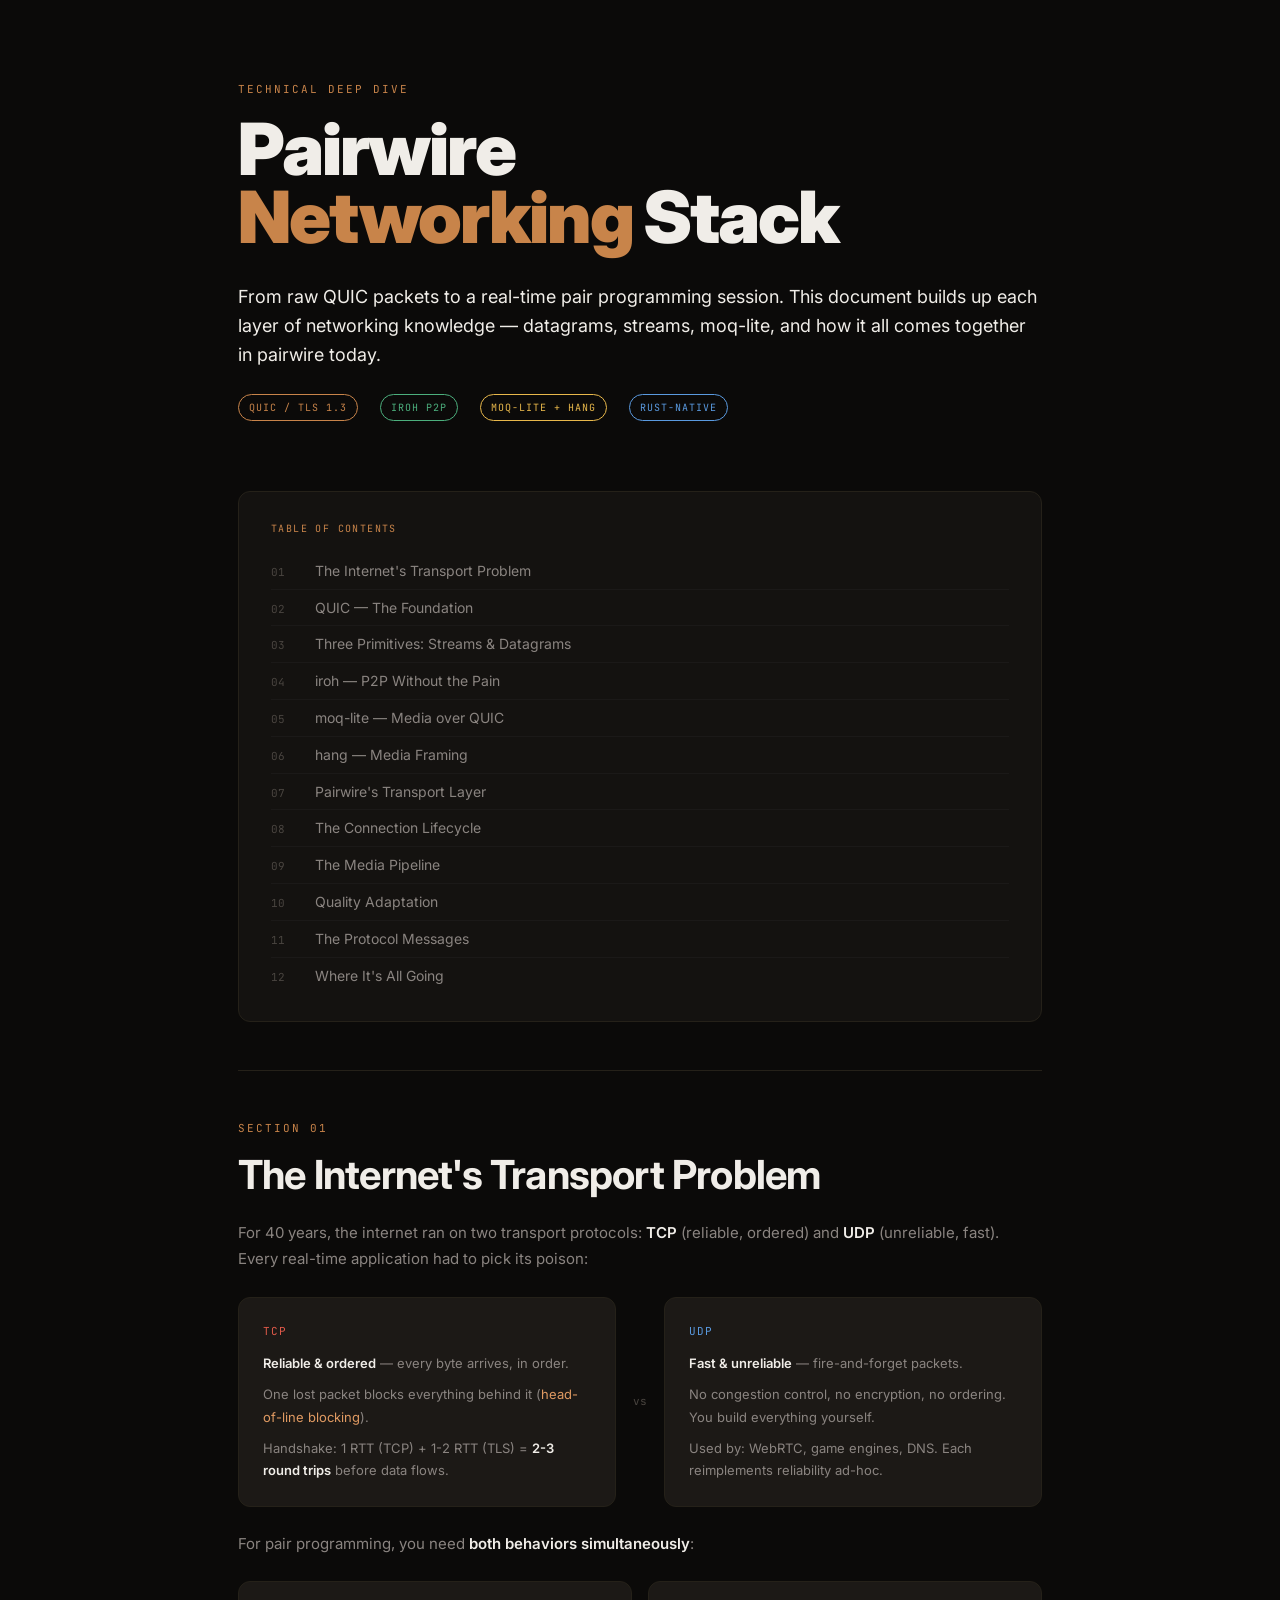
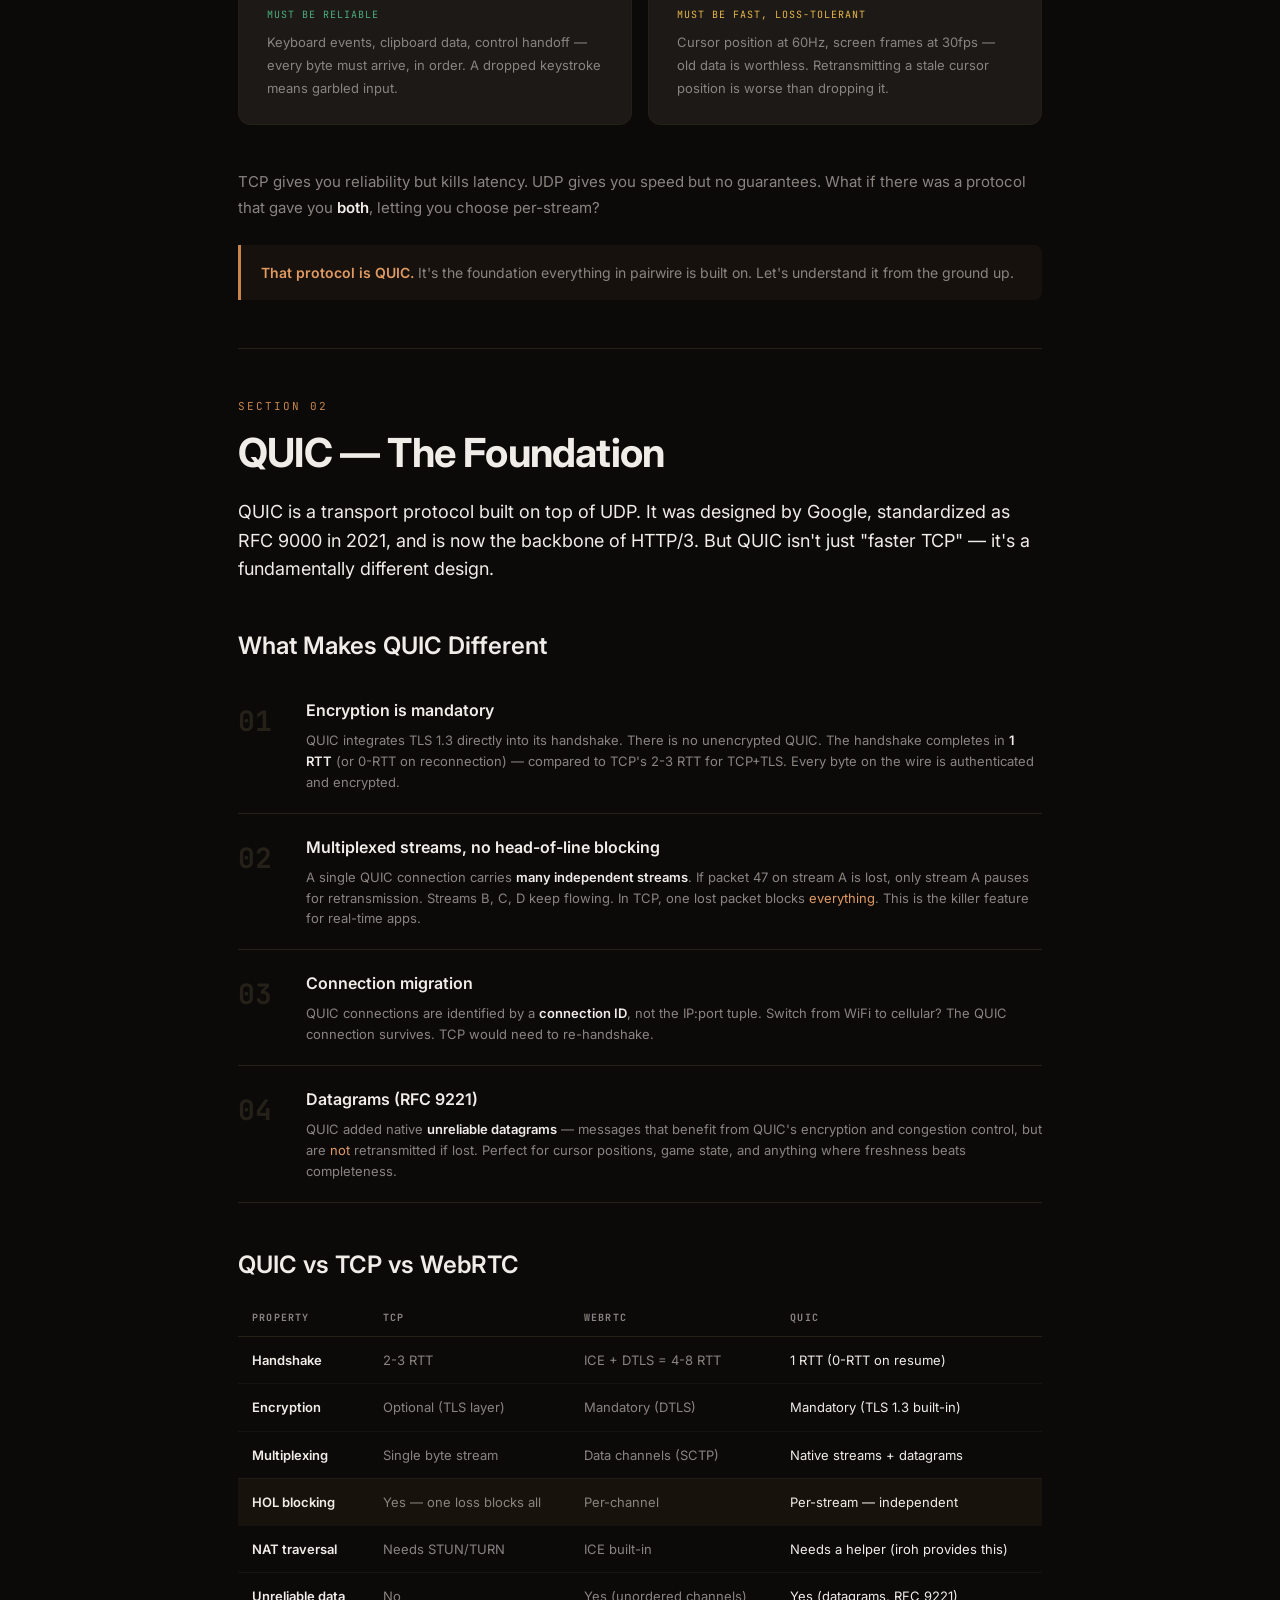
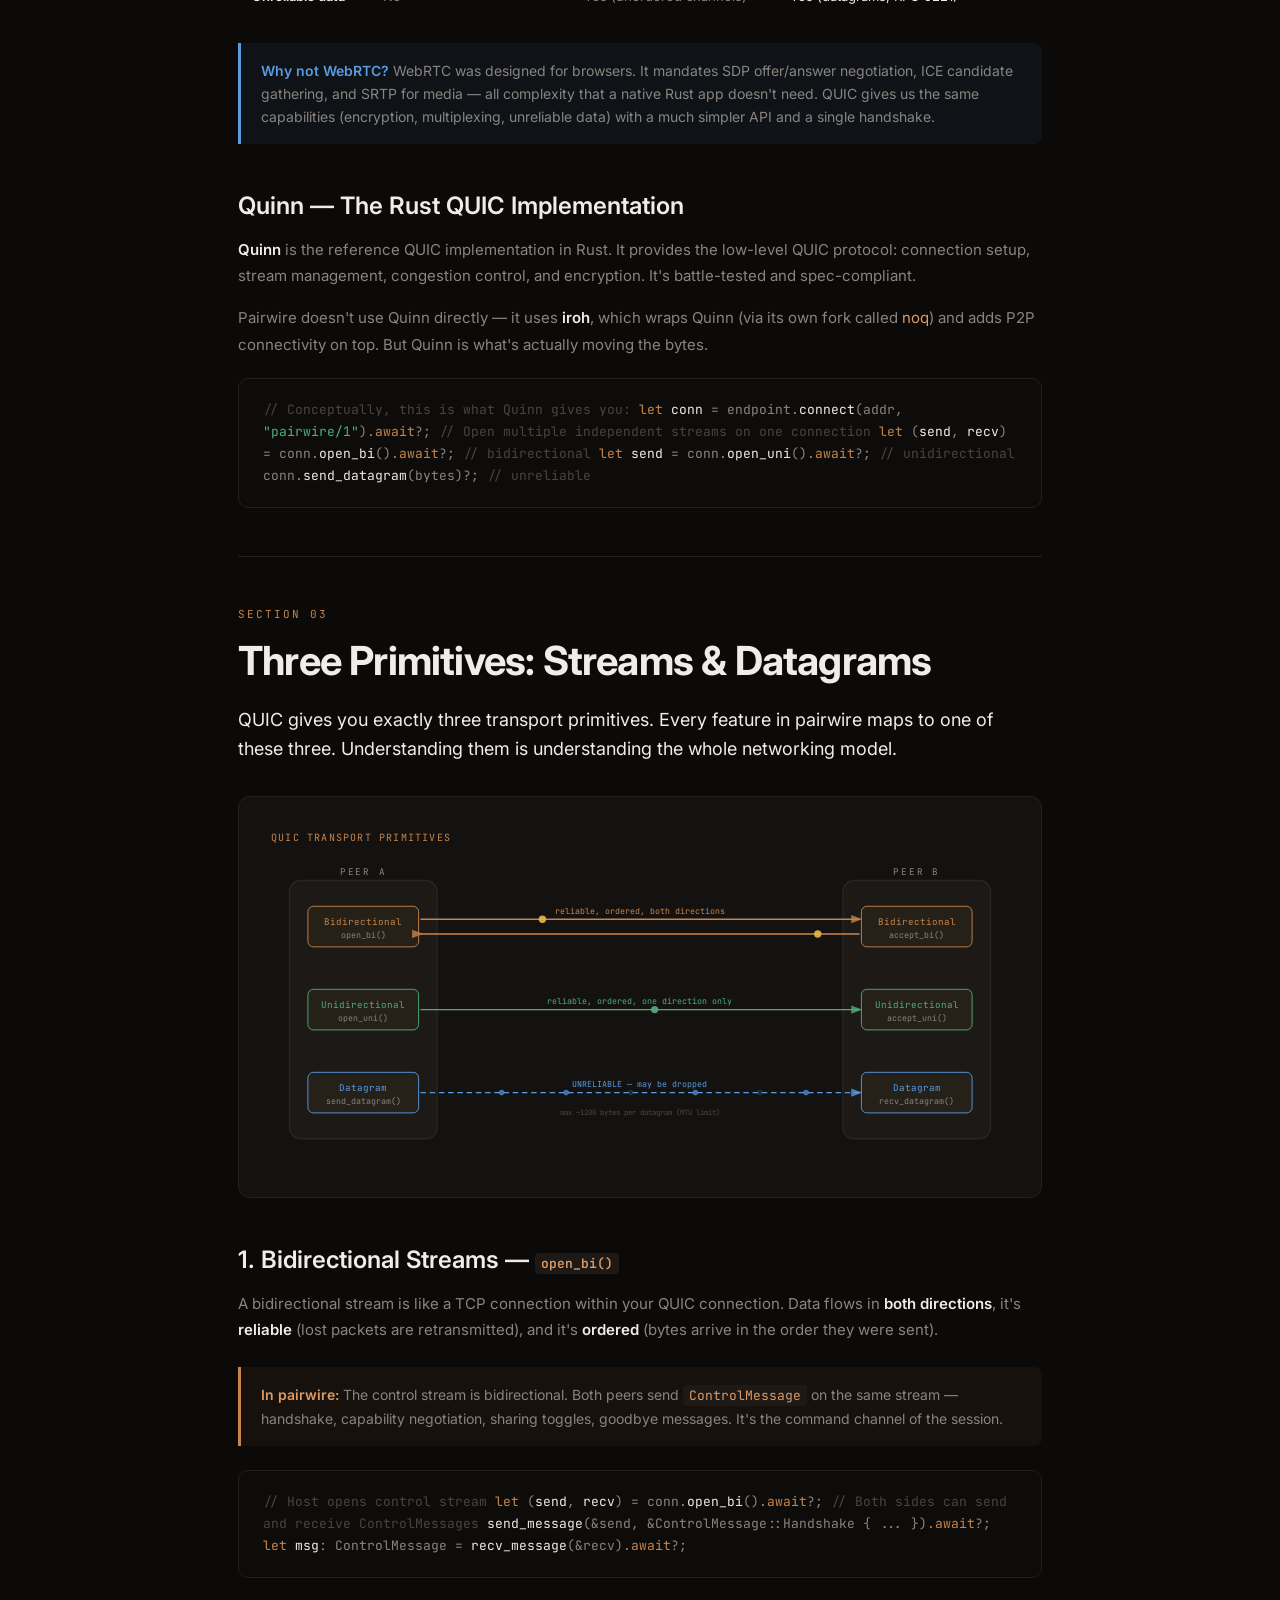
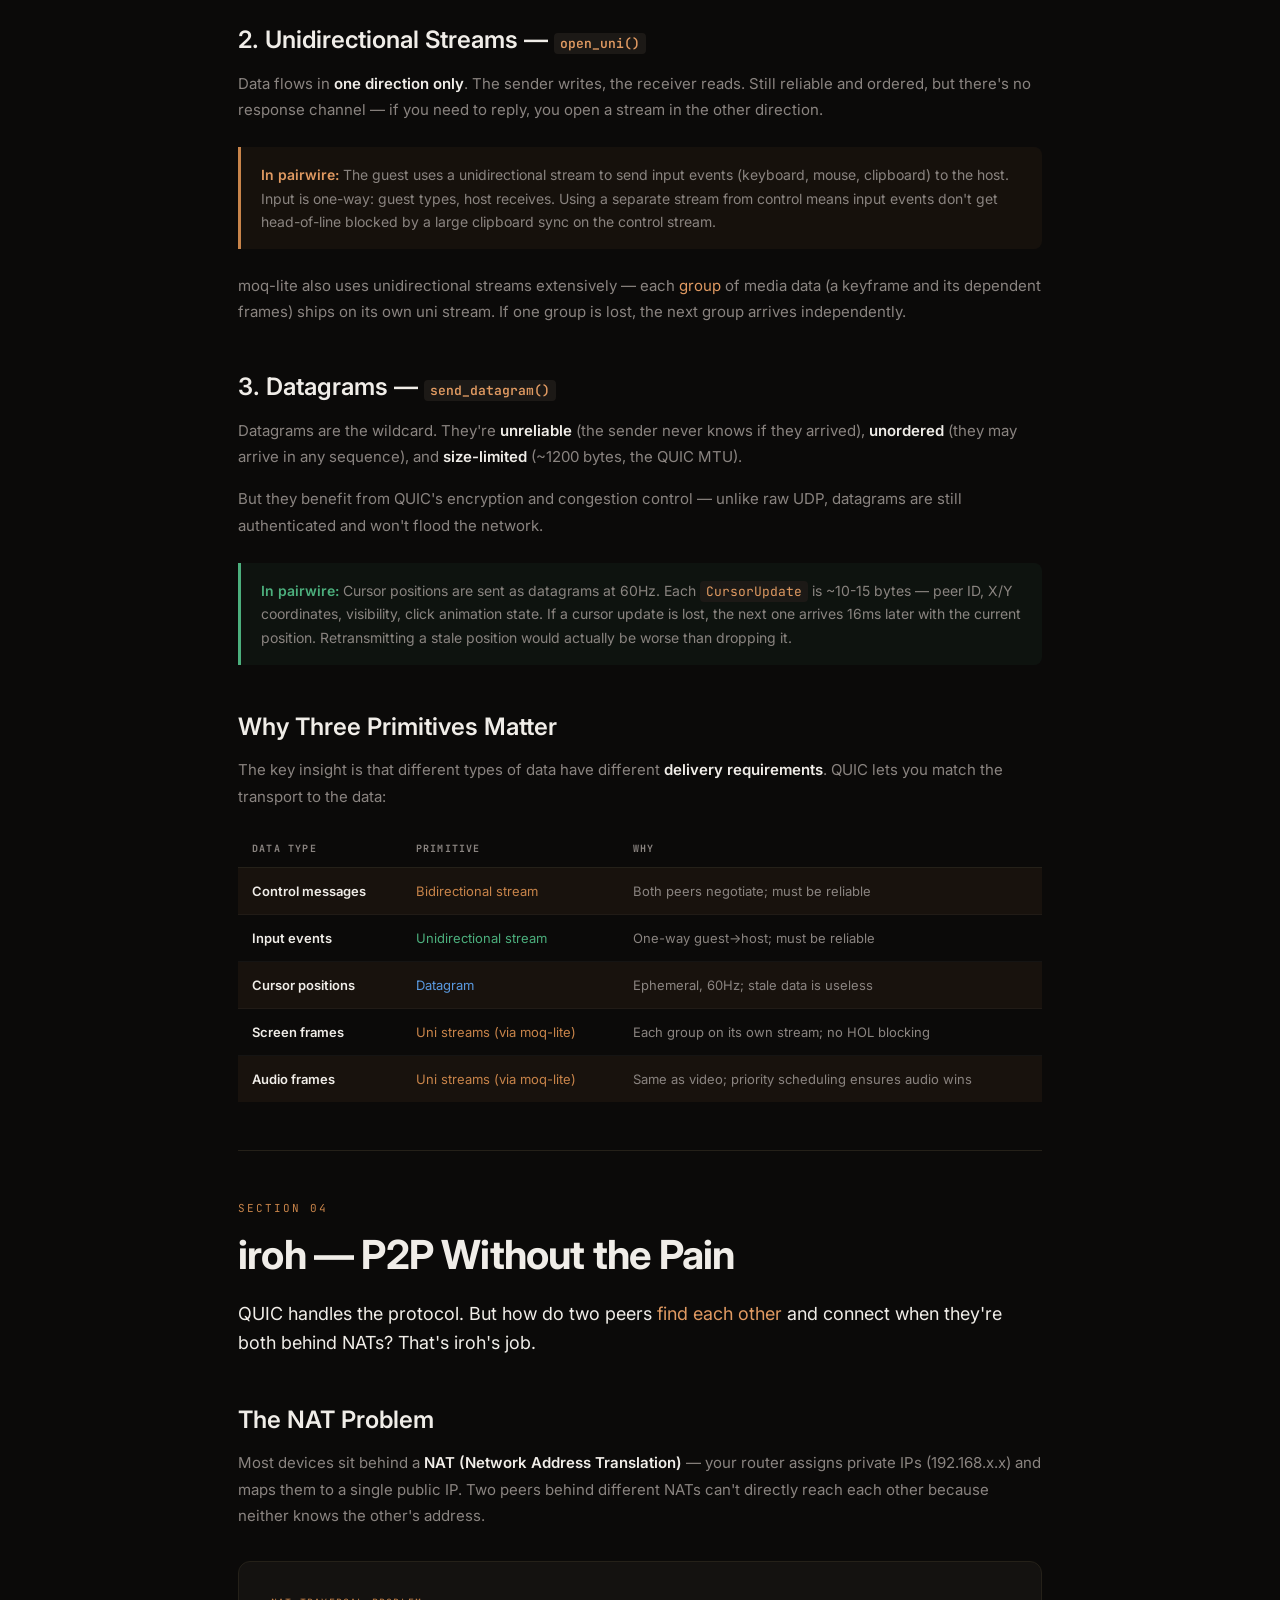
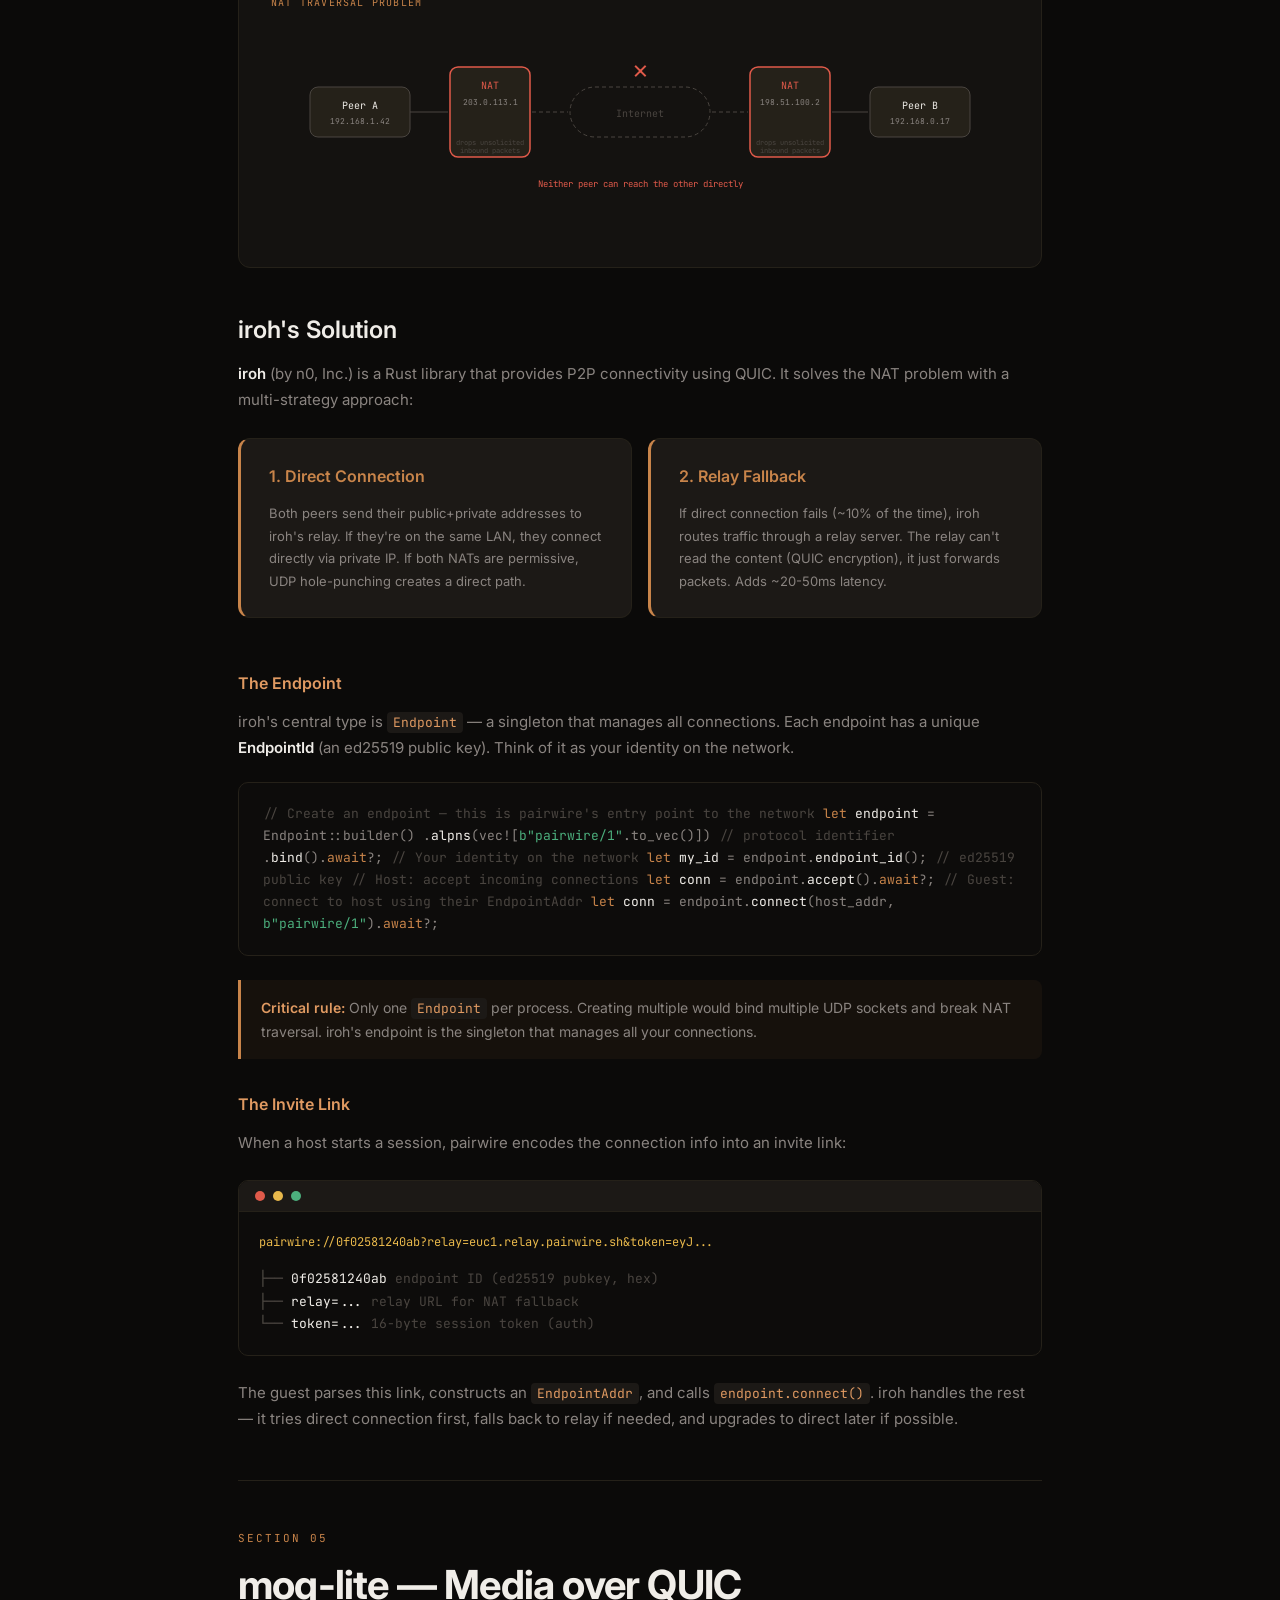
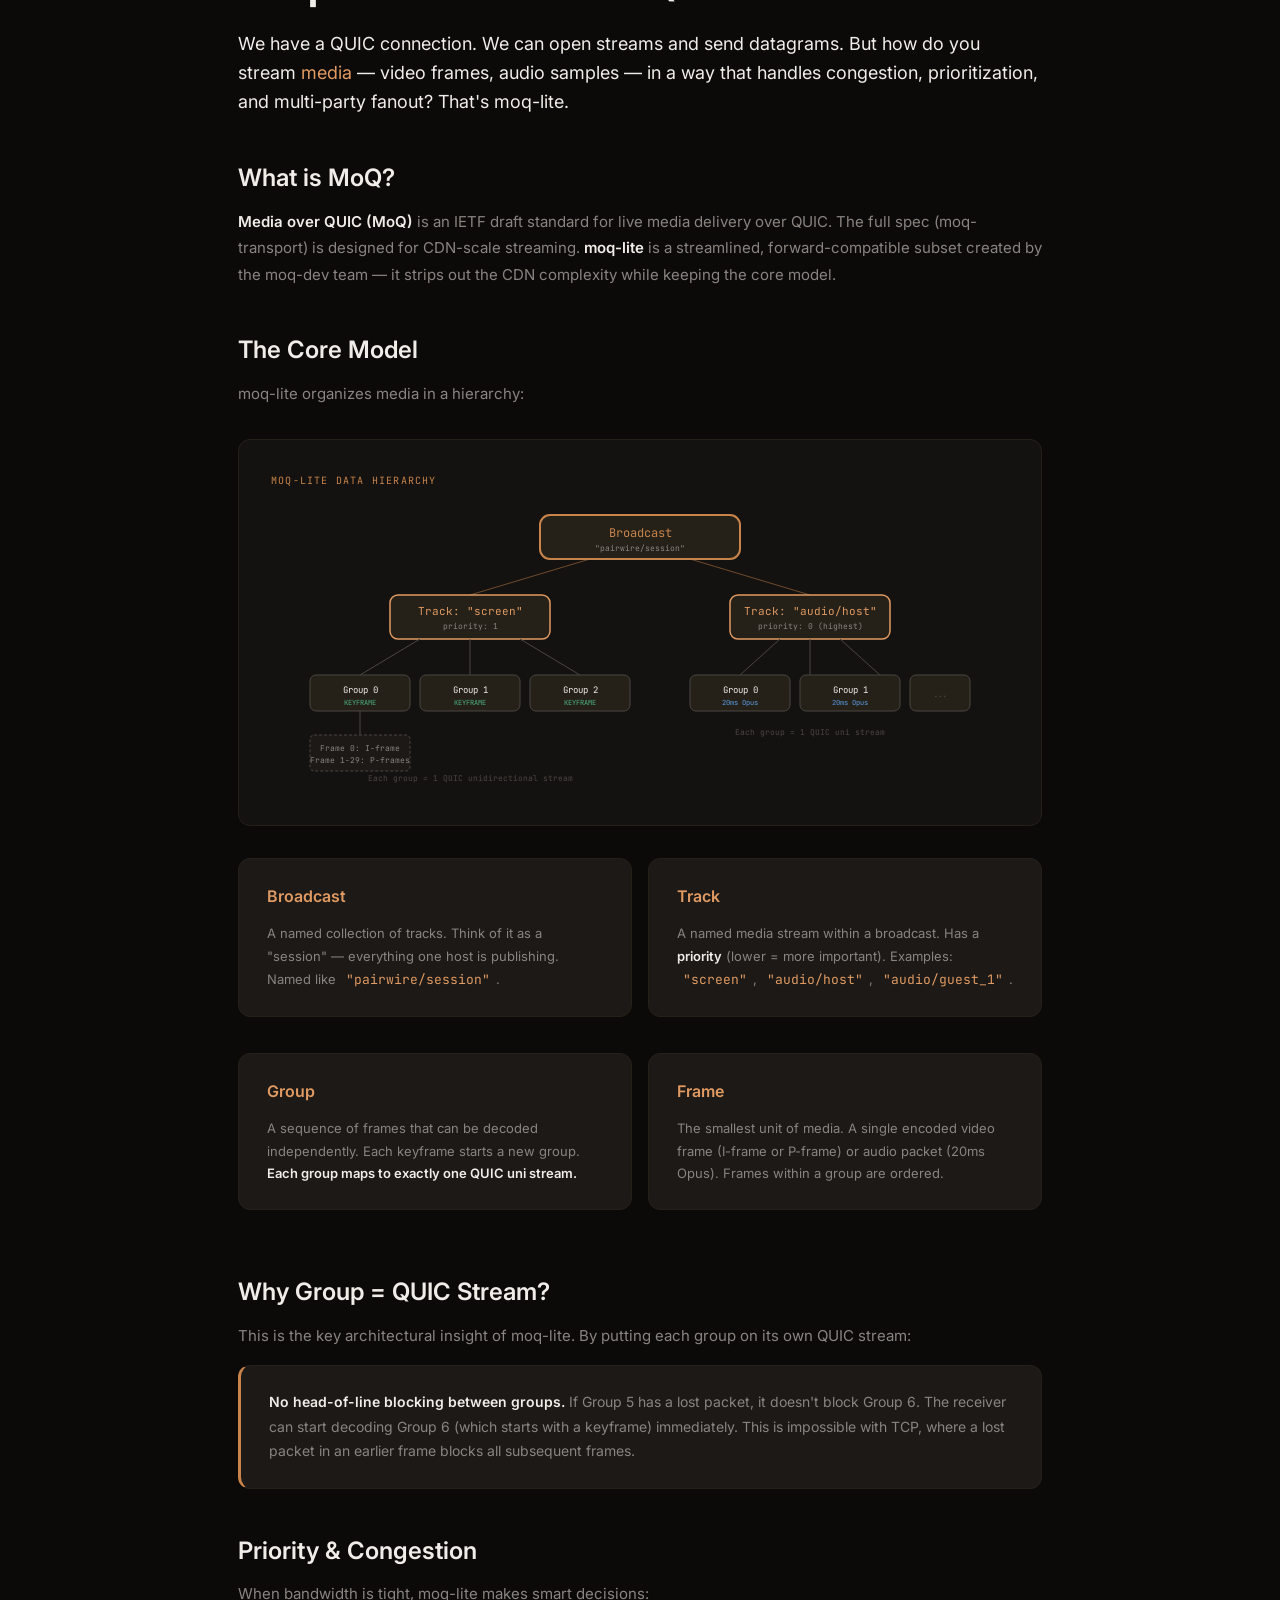
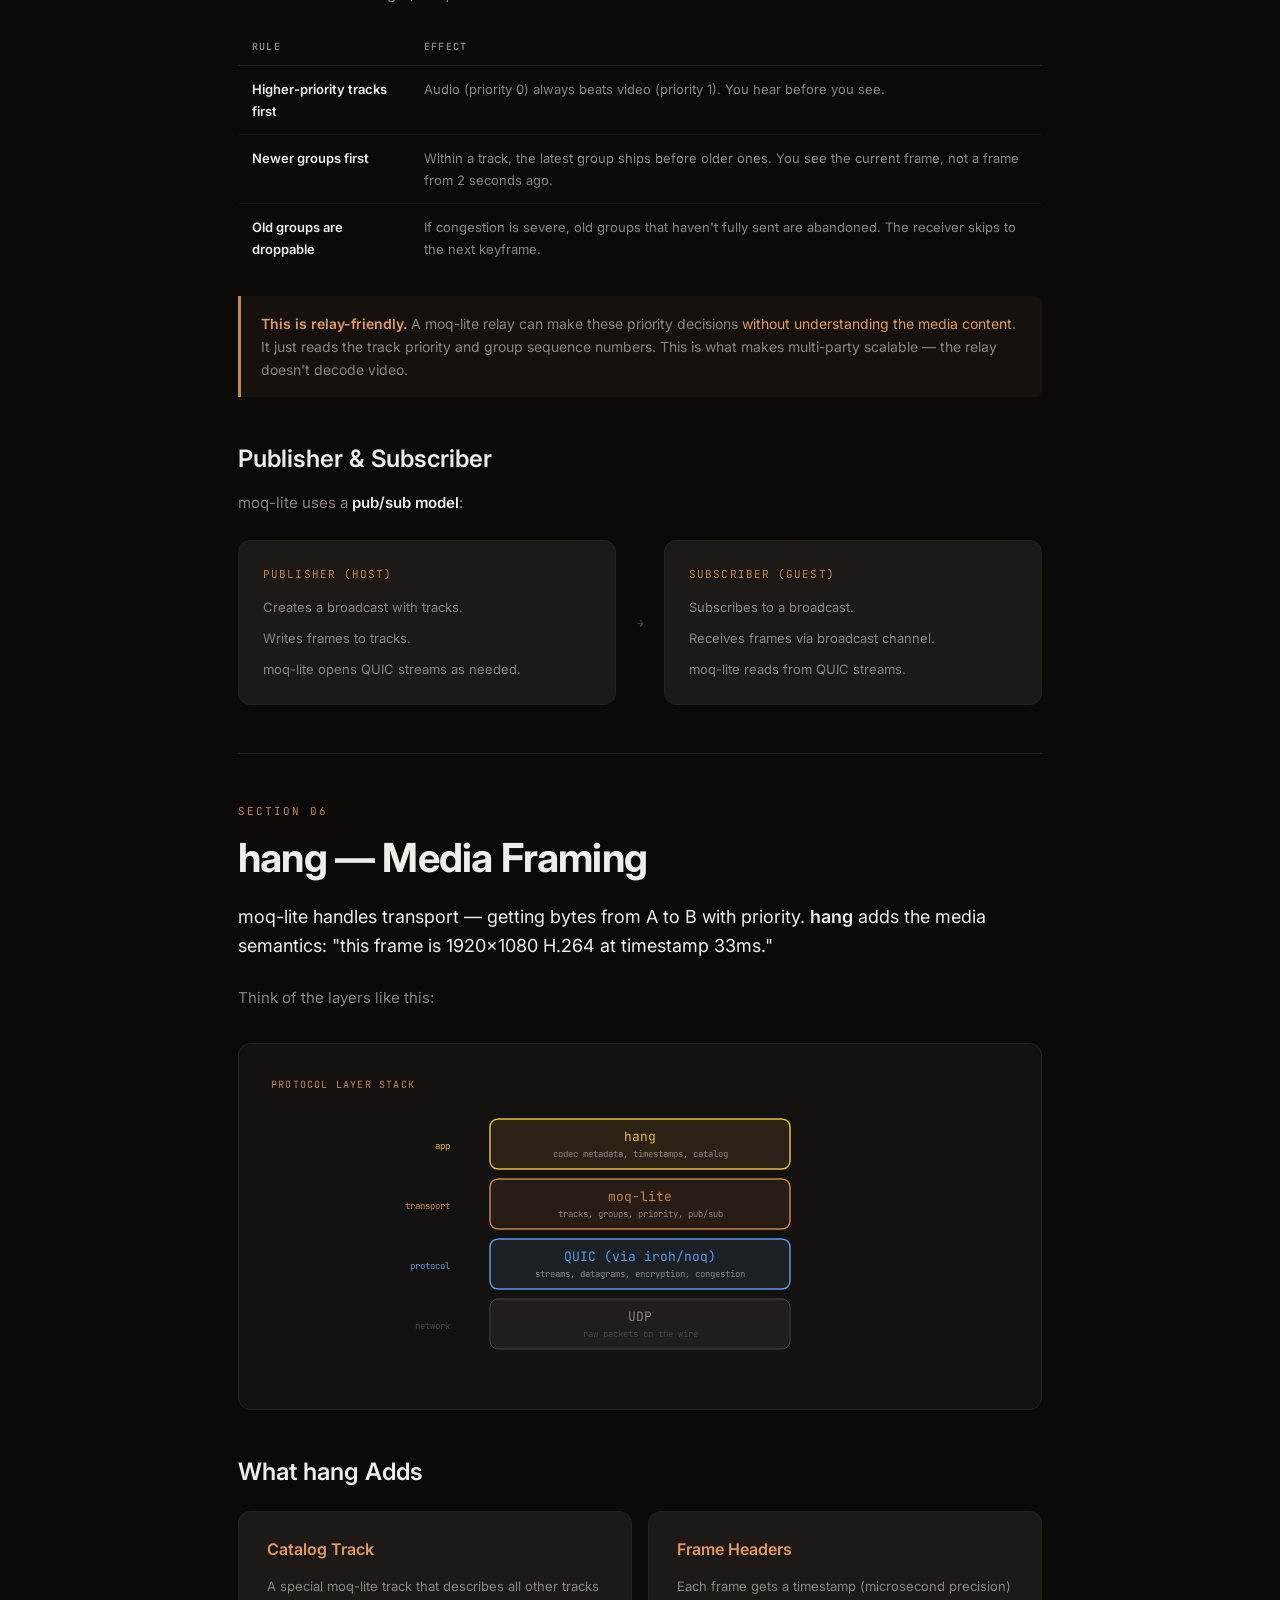
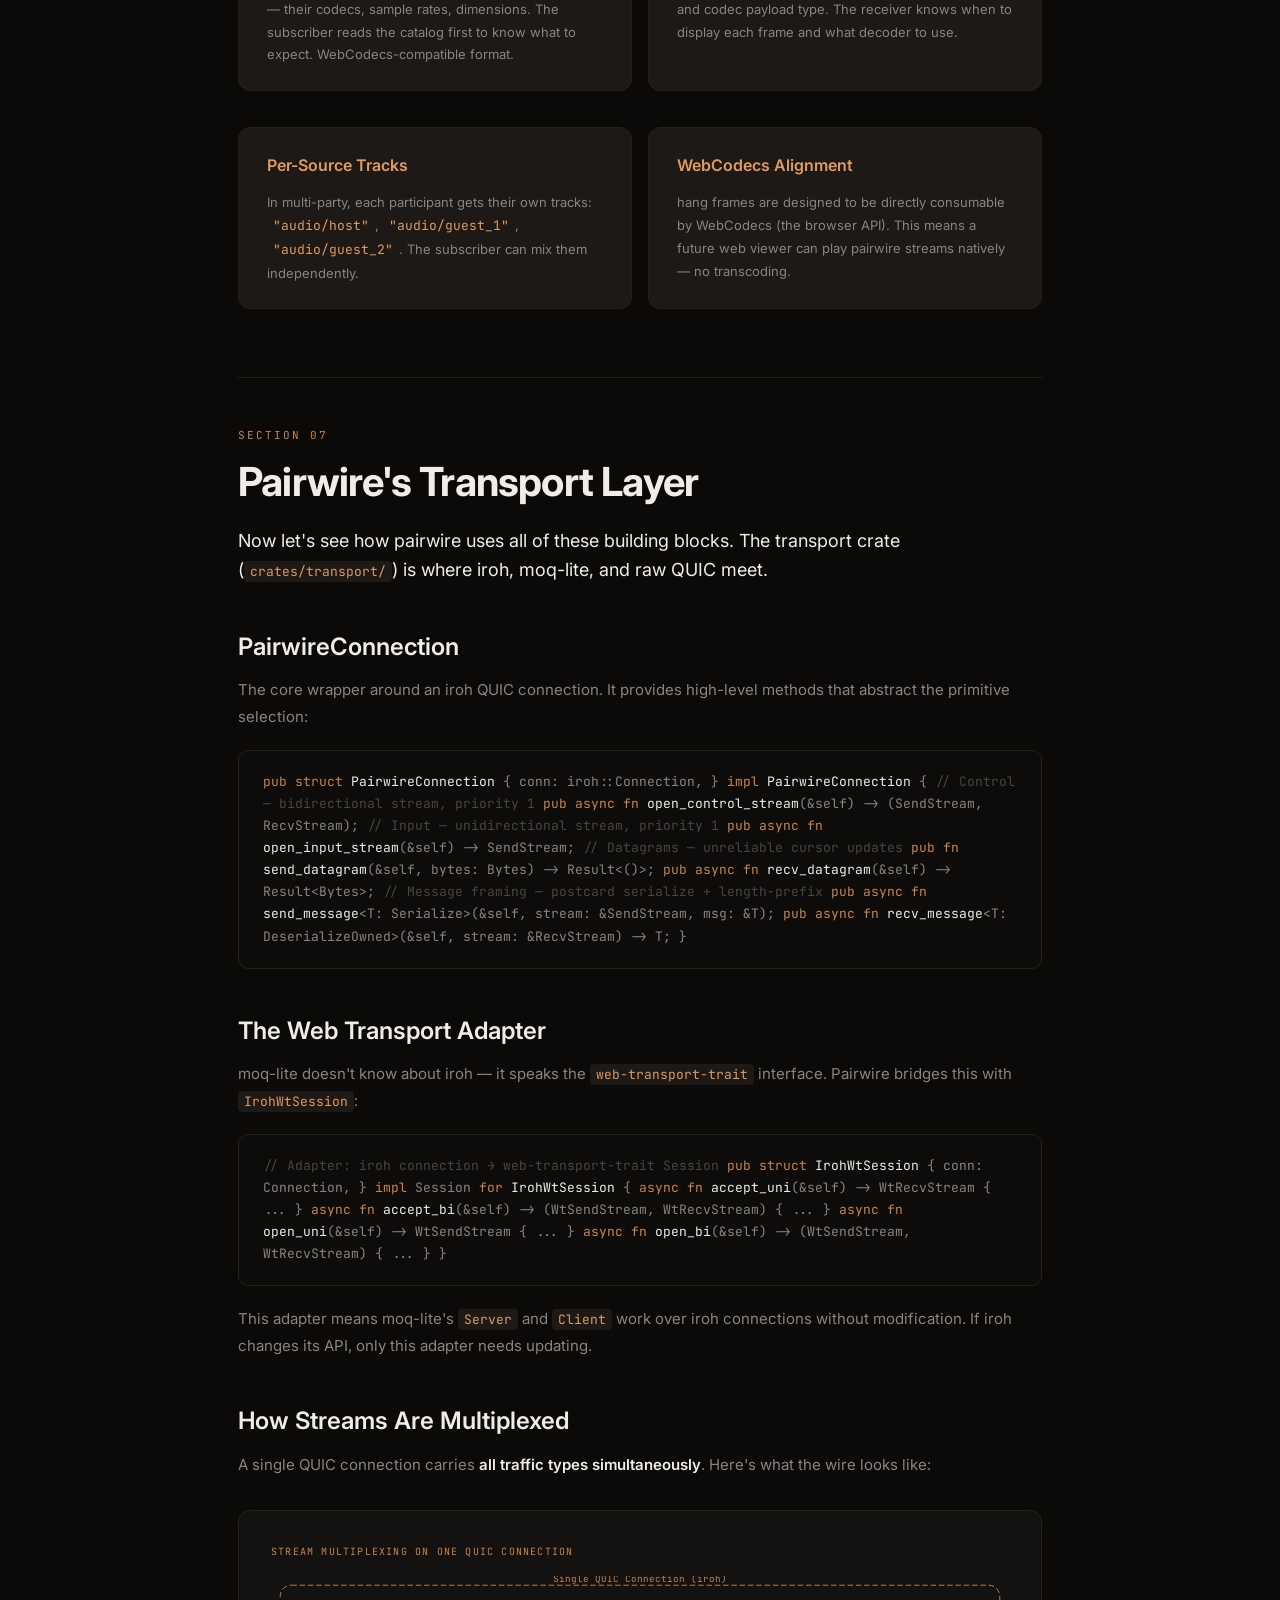
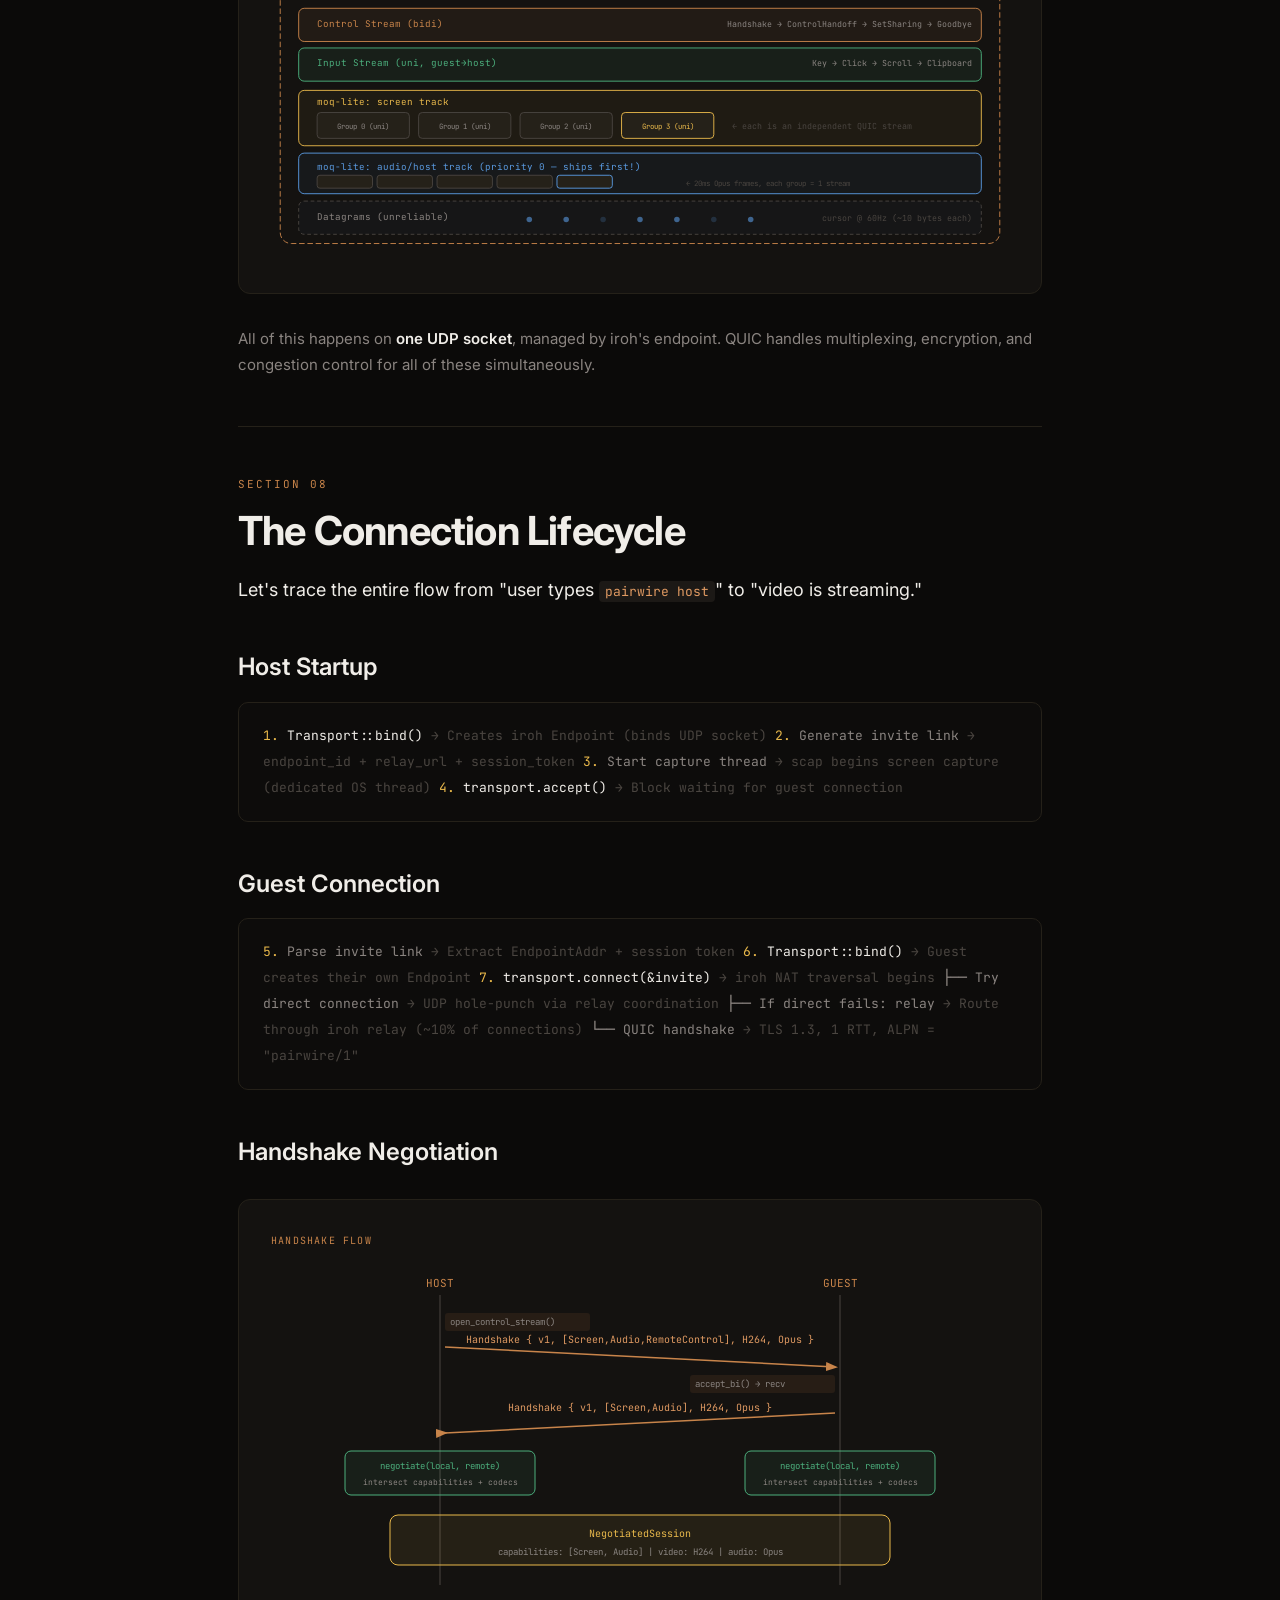
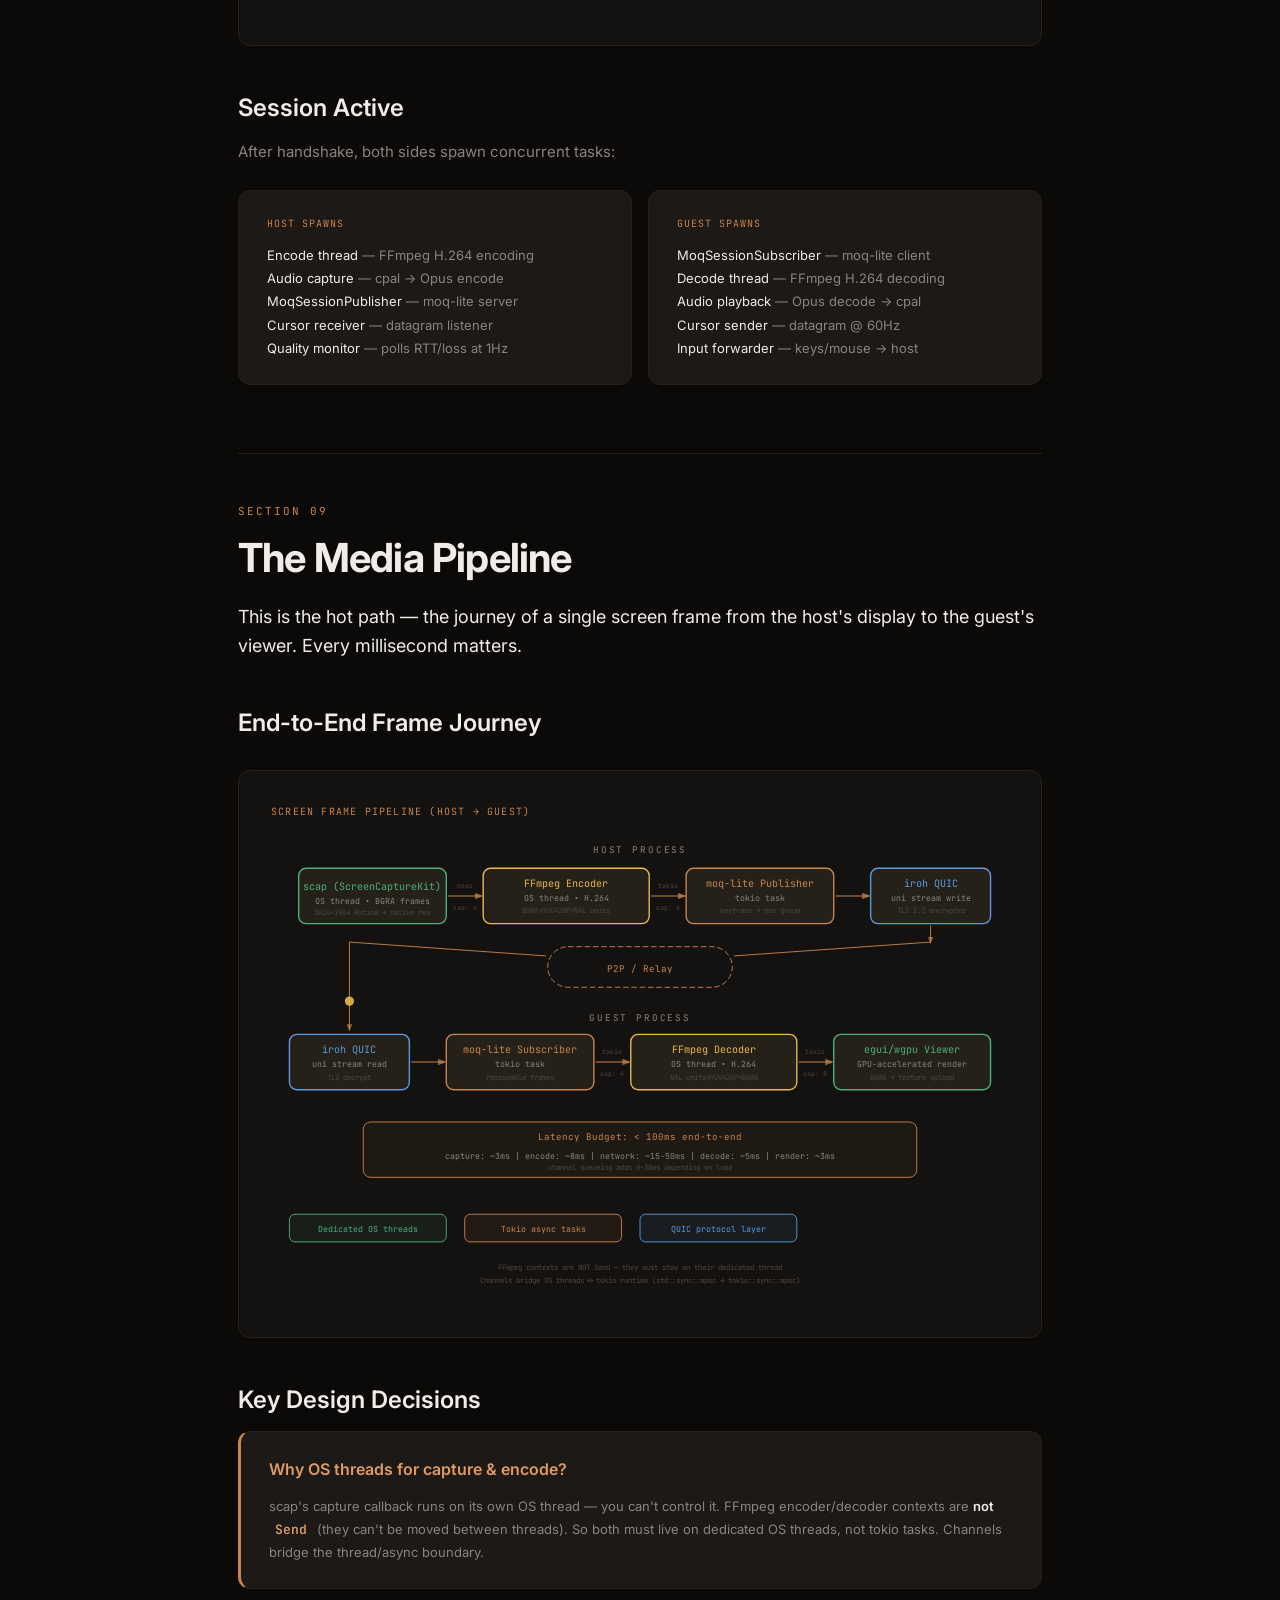
<file: networking-doc.html>
<!DOCTYPE html>
<html lang="en">
<head>
<meta charset="UTF-8">
<meta name="viewport" content="width=device-width, initial-scale=1.0">
<title>Pairwire — Networking Deep Dive</title>
<link rel="preconnect" href="https://fonts.googleapis.com">
<link href="https://fonts.googleapis.com/css2?family=Inter:wght@300;400;500;600;700;900&family=JetBrains+Mono:wght@400;500;700&display=swap" rel="stylesheet">
<style>
  :root {
    --bg:        #0B0A09;
    --bg2:       #141210;
    --bg3:       #1C1916;
    --bg4:       #252119;
    --copper:    #C8844A;
    --copper-lt: #E09A62;
    --copper-dk: #9A6030;
    --amber:     #E8B84B;
    --cream:     #F0EDE8;
    --warm-gray: #8A8480;
    --muted:     #4A4540;
    --green:     #4CAF7D;
    --red:       #E05A4A;
    --blue:      #5A9AE0;

    --sans: 'Inter', system-ui, sans-serif;
    --mono: 'JetBrains Mono', 'Fira Code', monospace;
  }

  * { box-sizing: border-box; margin: 0; padding: 0; }

  html {
    background: var(--bg);
    color: var(--cream);
    font-family: var(--sans);
    scroll-behavior: smooth;
  }

  body {
    max-width: 900px;
    margin: 0 auto;
    padding: 80px 48px 120px;
    line-height: 1.7;
  }

  /* ── Typography ──────────────────────────────────────── */
  .eyebrow {
    font-family: var(--mono);
    font-size: 11px;
    letter-spacing: 0.18em;
    text-transform: uppercase;
    color: var(--copper);
    margin-bottom: 16px;
  }
  h1 { font-size: clamp(48px, 7vw, 72px); font-weight: 900; line-height: 0.95; letter-spacing: -0.03em; margin-bottom: 32px; }
  h2 { font-size: clamp(28px, 3.5vw, 40px); font-weight: 700; line-height: 1.05; letter-spacing: -0.02em; margin-top: 80px; margin-bottom: 24px; }
  h3 { font-size: clamp(18px, 2vw, 24px); font-weight: 600; line-height: 1.2; margin-top: 48px; margin-bottom: 16px; }
  h4 { font-size: 16px; font-weight: 600; margin-top: 32px; margin-bottom: 12px; color: var(--copper-lt); }
  p, .body { font-size: 15px; line-height: 1.75; color: var(--warm-gray); margin-bottom: 16px; }
  .lead { font-size: 18px; color: var(--cream); line-height: 1.6; margin-bottom: 24px; font-weight: 400; }
  .mono { font-family: var(--mono); }
  .copper { color: var(--copper); }
  .amber { color: var(--amber); }
  .cream { color: var(--cream); }
  .muted { color: var(--warm-gray); }
  strong { color: var(--cream); font-weight: 600; }
  em { color: var(--copper-lt); font-style: normal; }
  code {
    font-family: var(--mono);
    font-size: 13px;
    color: var(--copper-lt);
    background: var(--bg3);
    padding: 2px 6px;
    border-radius: 4px;
  }

  /* ── Cards / Surfaces ────────────────────────────────── */
  .card {
    background: var(--bg3);
    border: 1px solid var(--bg4);
    border-radius: 12px;
    padding: 24px 28px;
    margin-bottom: 20px;
  }
  .card-accent { border-left: 3px solid var(--copper); }
  .card-grid {
    display: grid;
    grid-template-columns: 1fr 1fr;
    gap: 16px;
    margin: 24px 0;
  }
  .card-grid-3 {
    display: grid;
    grid-template-columns: 1fr 1fr 1fr;
    gap: 16px;
    margin: 24px 0;
  }
  .chip {
    display: inline-block;
    font-family: var(--mono);
    font-size: 10px;
    letter-spacing: 0.1em;
    text-transform: uppercase;
    padding: 4px 10px;
    border-radius: 20px;
    border: 1px solid currentColor;
    margin-right: 6px;
    margin-bottom: 6px;
  }
  .chip-copper { color: var(--copper); }
  .chip-green  { color: var(--green); }
  .chip-red    { color: var(--red); }
  .chip-blue   { color: var(--blue); }
  .chip-amber  { color: var(--amber); }

  /* ── Dividers ────────────────────────────────────────── */
  .divider {
    height: 1px;
    background: var(--bg4);
    margin: 48px 0;
  }
  hr {
    border: none;
    height: 1px;
    background: var(--bg4);
    margin: 32px 0;
  }

  /* ── Code blocks ─────────────────────────────────────── */
  .code-block {
    background: #0D0C0B;
    border: 1px solid var(--bg4);
    border-radius: 10px;
    padding: 20px 24px;
    font-family: var(--mono);
    font-size: 13px;
    line-height: 1.7;
    color: var(--warm-gray);
    overflow-x: auto;
    margin: 20px 0;
  }
  .code-block .kw { color: var(--copper); }
  .code-block .fn { color: var(--cream); }
  .code-block .str { color: var(--green); }
  .code-block .cm { color: var(--muted); }
  .code-block .num { color: var(--amber); }

  /* ── Terminal mockup ─────────────────────────────────── */
  .terminal {
    background: #0D0C0B;
    border: 1px solid var(--bg4);
    border-radius: 10px;
    overflow: hidden;
    font-family: var(--mono);
    font-size: 13px;
    margin: 24px 0;
  }
  .term-bar {
    background: var(--bg3);
    padding: 10px 16px;
    display: flex;
    align-items: center;
    gap: 8px;
    border-bottom: 1px solid var(--bg4);
  }
  .term-dot { width: 10px; height: 10px; border-radius: 50%; }
  .term-body { padding: 20px; line-height: 1.7; }
  .term-prompt { color: var(--copper); }
  .term-cmd    { color: var(--cream); }
  .term-out    { color: var(--warm-gray); }
  .term-ok     { color: var(--green); }
  .term-accent { color: var(--amber); }

  /* ── Table ───────────────────────────────────────────── */
  table { width: 100%; border-collapse: collapse; font-size: 13px; margin: 20px 0; }
  th {
    font-family: var(--mono);
    font-size: 10px;
    letter-spacing: 0.12em;
    text-transform: uppercase;
    color: var(--warm-gray);
    padding: 10px 14px;
    text-align: left;
    border-bottom: 1px solid var(--bg4);
  }
  td { padding: 12px 14px; border-bottom: 1px solid rgba(255,255,255,0.04); vertical-align: top; color: var(--warm-gray); }
  tr:last-child td { border-bottom: none; }
  tr.highlight-row td { background: rgba(200,132,74,0.07); }

  /* ── Diagram containers ──────────────────────────────── */
  .diagram-container {
    background: var(--bg2);
    border: 1px solid var(--bg4);
    border-radius: 12px;
    padding: 32px;
    margin: 32px 0;
    text-align: center;
    overflow-x: auto;
  }
  .diagram-label {
    font-family: var(--mono);
    font-size: 10px;
    letter-spacing: 0.12em;
    text-transform: uppercase;
    color: var(--copper);
    margin-bottom: 16px;
    text-align: left;
  }

  /* ── TOC ──────────────────────────────────────────────── */
  .toc {
    background: var(--bg2);
    border: 1px solid var(--bg4);
    border-radius: 12px;
    padding: 28px 32px;
    margin: 32px 0;
  }
  .toc a {
    color: var(--warm-gray);
    text-decoration: none;
    font-size: 14px;
    display: block;
    padding: 6px 0;
    border-bottom: 1px solid rgba(255,255,255,0.03);
    transition: color 0.2s;
  }
  .toc a:hover { color: var(--copper); }
  .toc a:last-child { border-bottom: none; }
  .toc .section-num {
    font-family: var(--mono);
    font-size: 11px;
    color: var(--muted);
    margin-right: 12px;
    min-width: 28px;
    display: inline-block;
  }

  /* ── Callout ─────────────────────────────────────────── */
  .callout {
    background: rgba(200,132,74,0.06);
    border-left: 3px solid var(--copper);
    border-radius: 0 8px 8px 0;
    padding: 16px 20px;
    margin: 24px 0;
    font-size: 14px;
    color: var(--warm-gray);
    line-height: 1.65;
  }
  .callout strong { color: var(--copper-lt); }
  .callout-blue {
    background: rgba(90,154,224,0.06);
    border-left-color: var(--blue);
  }
  .callout-blue strong { color: var(--blue); }
  .callout-green {
    background: rgba(76,175,125,0.06);
    border-left-color: var(--green);
  }
  .callout-green strong { color: var(--green); }

  /* ── Comparison blocks ───────────────────────────────── */
  .vs-grid {
    display: grid;
    grid-template-columns: 1fr auto 1fr;
    gap: 0;
    margin: 24px 0;
    align-items: stretch;
  }
  .vs-side {
    background: var(--bg3);
    border: 1px solid var(--bg4);
    border-radius: 12px;
    padding: 24px;
  }
  .vs-divider {
    display: flex;
    align-items: center;
    justify-content: center;
    width: 48px;
    font-family: var(--mono);
    font-size: 11px;
    color: var(--muted);
  }

  /* ── Timeline / layer list ───────────────────────────── */
  .layer-item {
    display: flex;
    gap: 20px;
    padding: 20px 0;
    border-bottom: 1px solid var(--bg4);
    align-items: flex-start;
  }
  .layer-item:last-child { border-bottom: none; }
  .layer-num {
    font-family: var(--mono);
    font-size: 28px;
    font-weight: 700;
    color: var(--bg4);
    min-width: 48px;
    flex-shrink: 0;
  }
  .layer-title { font-size: 16px; font-weight: 600; color: var(--cream); margin-bottom: 6px; }
  .layer-desc { font-size: 13px; color: var(--warm-gray); line-height: 1.6; }

  /* ── Stat grid ───────────────────────────────────────── */
  .stat-grid {
    display: grid;
    grid-template-columns: repeat(4, 1fr);
    gap: 16px;
    margin: 24px 0;
  }
  .stat-box {
    background: var(--bg3);
    border: 1px solid var(--bg4);
    border-radius: 10px;
    padding: 20px;
    text-align: center;
  }
  .stat-value {
    font-size: 28px;
    font-weight: 900;
    color: var(--cream);
    letter-spacing: -0.02em;
  }
  .stat-label {
    font-family: var(--mono);
    font-size: 10px;
    letter-spacing: 0.1em;
    text-transform: uppercase;
    color: var(--warm-gray);
    margin-top: 6px;
  }

  /* ── Scroll progress ─────────────────────────────────── */
  .scroll-progress {
    position: fixed;
    top: 0;
    left: 0;
    height: 2px;
    background: linear-gradient(90deg, var(--copper-dk), var(--copper), var(--amber));
    z-index: 1000;
    transition: width 0.1s;
  }

  /* ── Back to top ─────────────────────────────────────── */
  .back-top {
    position: fixed;
    bottom: 32px;
    right: 32px;
    background: rgba(11,10,9,0.9);
    border: 1px solid var(--muted);
    border-radius: 50%;
    width: 44px;
    height: 44px;
    display: flex;
    align-items: center;
    justify-content: center;
    cursor: pointer;
    color: var(--warm-gray);
    font-size: 18px;
    backdrop-filter: blur(12px);
    transition: all 0.2s;
    opacity: 0;
    pointer-events: none;
    text-decoration: none;
  }
  .back-top.visible { opacity: 1; pointer-events: auto; }
  .back-top:hover { border-color: var(--copper); color: var(--copper); }

  /* ── Flow diagram ────────────────────────────────────── */
  .flow-step {
    display: flex;
    align-items: center;
    gap: 16px;
    margin: 12px 0;
  }
  .flow-arrow {
    font-family: var(--mono);
    color: var(--copper);
    font-size: 16px;
    margin: 4px 0 4px 20px;
  }
  .flow-box {
    background: var(--bg3);
    border: 1px solid var(--bg4);
    border-radius: 8px;
    padding: 10px 16px;
    font-family: var(--mono);
    font-size: 12px;
    color: var(--cream);
  }
  .flow-box-accent {
    border-color: var(--copper-dk);
    background: rgba(200,132,74,0.08);
  }
  .flow-label {
    font-size: 12px;
    color: var(--warm-gray);
    min-width: 80px;
  }

  /* ── Animations ──────────────────────────────────────── */
  @keyframes fadeInUp {
    from { opacity: 0; transform: translateY(20px); }
    to { opacity: 1; transform: translateY(0); }
  }
  .section {
    animation: fadeInUp 0.6s ease-out;
  }

  /* ── Print ───────────────────────────────────────────── */
  @media print {
    body { max-width: 100%; padding: 24px; }
    .scroll-progress, .back-top { display: none; }
  }
</style>
</head>
<body>

<div class="scroll-progress" id="scrollProgress"></div>
<a href="#top" class="back-top" id="backTop">↑</a>

<!-- ══════════════════════════════════════════════════════
     TITLE
══════════════════════════════════════════════════════ -->
<div id="top" style="margin-bottom: 64px;">
  <div class="eyebrow">Technical Deep Dive</div>
  <h1>Pairwire<br><span style="color:var(--copper)">Networking</span> Stack</h1>
  <p class="lead">From raw QUIC packets to a real-time pair programming session. This document builds up each layer of networking knowledge — datagrams, streams, moq-lite, and how it all comes together in pairwire today.</p>
  <div style="display:flex;gap:16px;flex-wrap:wrap;margin-top:24px;">
    <span class="chip chip-copper">QUIC / TLS 1.3</span>
    <span class="chip chip-green">iroh P2P</span>
    <span class="chip chip-amber">moq-lite + hang</span>
    <span class="chip chip-blue">Rust-native</span>
  </div>
</div>

<!-- ── TOC ──────────────────────────────────────────── -->
<div class="toc">
  <div style="font-family:var(--mono);font-size:10px;letter-spacing:0.14em;text-transform:uppercase;color:var(--copper);margin-bottom:16px;">Table of Contents</div>
  <a href="#s1"><span class="section-num">01</span> The Internet's Transport Problem</a>
  <a href="#s2"><span class="section-num">02</span> QUIC — The Foundation</a>
  <a href="#s3"><span class="section-num">03</span> Three Primitives: Streams & Datagrams</a>
  <a href="#s4"><span class="section-num">04</span> iroh — P2P Without the Pain</a>
  <a href="#s5"><span class="section-num">05</span> moq-lite — Media over QUIC</a>
  <a href="#s6"><span class="section-num">06</span> hang — Media Framing</a>
  <a href="#s7"><span class="section-num">07</span> Pairwire's Transport Layer</a>
  <a href="#s8"><span class="section-num">08</span> The Connection Lifecycle</a>
  <a href="#s9"><span class="section-num">09</span> The Media Pipeline</a>
  <a href="#s10"><span class="section-num">10</span> Quality Adaptation</a>
  <a href="#s11"><span class="section-num">11</span> The Protocol Messages</a>
  <a href="#s12"><span class="section-num">12</span> Where It's All Going</a>
</div>

<div class="divider"></div>

<!-- ══════════════════════════════════════════════════════
     SECTION 1 — THE PROBLEM
══════════════════════════════════════════════════════ -->
<div class="section" id="s1">
  <div class="eyebrow">Section 01</div>
  <h2 style="margin-top:0;">The Internet's Transport Problem</h2>

  <p>For 40 years, the internet ran on two transport protocols: <strong>TCP</strong> (reliable, ordered) and <strong>UDP</strong> (unreliable, fast). Every real-time application had to pick its poison:</p>

  <div class="vs-grid">
    <div class="vs-side">
      <div style="font-family:var(--mono);font-size:11px;color:var(--red);letter-spacing:0.1em;text-transform:uppercase;margin-bottom:12px;">TCP</div>
      <p style="font-size:13px;margin-bottom:8px;"><strong>Reliable & ordered</strong> — every byte arrives, in order.</p>
      <p style="font-size:13px;margin-bottom:8px;">One lost packet blocks everything behind it (<em>head-of-line blocking</em>).</p>
      <p style="font-size:13px;margin-bottom:0;">Handshake: 1 RTT (TCP) + 1-2 RTT (TLS) = <strong>2-3 round trips</strong> before data flows.</p>
    </div>
    <div class="vs-divider">vs</div>
    <div class="vs-side">
      <div style="font-family:var(--mono);font-size:11px;color:var(--blue);letter-spacing:0.1em;text-transform:uppercase;margin-bottom:12px;">UDP</div>
      <p style="font-size:13px;margin-bottom:8px;"><strong>Fast & unreliable</strong> — fire-and-forget packets.</p>
      <p style="font-size:13px;margin-bottom:8px;">No congestion control, no encryption, no ordering. You build everything yourself.</p>
      <p style="font-size:13px;margin-bottom:0;">Used by: WebRTC, game engines, DNS. Each reimplements reliability ad-hoc.</p>
    </div>
  </div>

  <p>For pair programming, you need <strong>both behaviors simultaneously</strong>:</p>

  <div class="card-grid">
    <div class="card">
      <div style="font-family:var(--mono);font-size:10px;color:var(--green);letter-spacing:0.1em;text-transform:uppercase;margin-bottom:8px;">Must be reliable</div>
      <p style="font-size:13px;margin:0;">Keyboard events, clipboard data, control handoff — every byte must arrive, in order. A dropped keystroke means garbled input.</p>
    </div>
    <div class="card">
      <div style="font-family:var(--mono);font-size:10px;color:var(--amber);letter-spacing:0.1em;text-transform:uppercase;margin-bottom:8px;">Must be fast, loss-tolerant</div>
      <p style="font-size:13px;margin:0;">Cursor position at 60Hz, screen frames at 30fps — old data is worthless. Retransmitting a stale cursor position is worse than dropping it.</p>
    </div>
  </div>

  <p>TCP gives you reliability but kills latency. UDP gives you speed but no guarantees. What if there was a protocol that gave you <strong>both</strong>, letting you choose per-stream?</p>

  <div class="callout">
    <strong>That protocol is QUIC.</strong> It's the foundation everything in pairwire is built on. Let's understand it from the ground up.
  </div>
</div>

<div class="divider"></div>

<!-- ══════════════════════════════════════════════════════
     SECTION 2 — QUIC
══════════════════════════════════════════════════════ -->
<div class="section" id="s2">
  <div class="eyebrow">Section 02</div>
  <h2 style="margin-top:0;">QUIC — The Foundation</h2>

  <p class="lead">QUIC is a transport protocol built on top of UDP. It was designed by Google, standardized as RFC 9000 in 2021, and is now the backbone of HTTP/3. But QUIC isn't just "faster TCP" — it's a fundamentally different design.</p>

  <h3>What Makes QUIC Different</h3>

  <div class="layer-item">
    <div class="layer-num">01</div>
    <div>
      <div class="layer-title">Encryption is mandatory</div>
      <div class="layer-desc">QUIC integrates TLS 1.3 directly into its handshake. There is no unencrypted QUIC. The handshake completes in <strong>1 RTT</strong> (or 0-RTT on reconnection) — compared to TCP's 2-3 RTT for TCP+TLS. Every byte on the wire is authenticated and encrypted.</div>
    </div>
  </div>

  <div class="layer-item">
    <div class="layer-num">02</div>
    <div>
      <div class="layer-title">Multiplexed streams, no head-of-line blocking</div>
      <div class="layer-desc">A single QUIC connection carries <strong>many independent streams</strong>. If packet 47 on stream A is lost, only stream A pauses for retransmission. Streams B, C, D keep flowing. In TCP, one lost packet blocks <em>everything</em>. This is the killer feature for real-time apps.</div>
    </div>
  </div>

  <div class="layer-item">
    <div class="layer-num">03</div>
    <div>
      <div class="layer-title">Connection migration</div>
      <div class="layer-desc">QUIC connections are identified by a <strong>connection ID</strong>, not the IP:port tuple. Switch from WiFi to cellular? The QUIC connection survives. TCP would need to re-handshake.</div>
    </div>
  </div>

  <div class="layer-item">
    <div class="layer-num">04</div>
    <div>
      <div class="layer-title">Datagrams (RFC 9221)</div>
      <div class="layer-desc">QUIC added native <strong>unreliable datagrams</strong> — messages that benefit from QUIC's encryption and congestion control, but are <em>not</em> retransmitted if lost. Perfect for cursor positions, game state, and anything where freshness beats completeness.</div>
    </div>
  </div>

  <h3>QUIC vs TCP vs WebRTC</h3>

  <table>
    <thead>
      <tr>
        <th>Property</th>
        <th>TCP</th>
        <th>WebRTC</th>
        <th>QUIC</th>
      </tr>
    </thead>
    <tbody>
      <tr>
        <td><strong>Handshake</strong></td>
        <td>2-3 RTT</td>
        <td>ICE + DTLS = 4-8 RTT</td>
        <td class="cream">1 RTT (0-RTT on resume)</td>
      </tr>
      <tr>
        <td><strong>Encryption</strong></td>
        <td>Optional (TLS layer)</td>
        <td>Mandatory (DTLS)</td>
        <td class="cream">Mandatory (TLS 1.3 built-in)</td>
      </tr>
      <tr>
        <td><strong>Multiplexing</strong></td>
        <td>Single byte stream</td>
        <td>Data channels (SCTP)</td>
        <td class="cream">Native streams + datagrams</td>
      </tr>
      <tr class="highlight-row">
        <td><strong>HOL blocking</strong></td>
        <td>Yes — one loss blocks all</td>
        <td>Per-channel</td>
        <td class="cream">Per-stream — independent</td>
      </tr>
      <tr>
        <td><strong>NAT traversal</strong></td>
        <td>Needs STUN/TURN</td>
        <td>ICE built-in</td>
        <td class="cream">Needs a helper (iroh provides this)</td>
      </tr>
      <tr>
        <td><strong>Unreliable data</strong></td>
        <td>No</td>
        <td>Yes (unordered channels)</td>
        <td class="cream">Yes (datagrams, RFC 9221)</td>
      </tr>
    </tbody>
  </table>

  <div class="callout-blue callout">
    <strong>Why not WebRTC?</strong> WebRTC was designed for browsers. It mandates SDP offer/answer negotiation, ICE candidate gathering, and SRTP for media — all complexity that a native Rust app doesn't need. QUIC gives us the same capabilities (encryption, multiplexing, unreliable data) with a much simpler API and a single handshake.
  </div>

  <h3>Quinn — The Rust QUIC Implementation</h3>

  <p><strong>Quinn</strong> is the reference QUIC implementation in Rust. It provides the low-level QUIC protocol: connection setup, stream management, congestion control, and encryption. It's battle-tested and spec-compliant.</p>

  <p>Pairwire doesn't use Quinn directly — it uses <strong>iroh</strong>, which wraps Quinn (via its own fork called <em>noq</em>) and adds P2P connectivity on top. But Quinn is what's actually moving the bytes.</p>

  <div class="code-block">
<span class="cm">// Conceptually, this is what Quinn gives you:</span>
<span class="kw">let</span> <span class="fn">conn</span> = endpoint.<span class="fn">connect</span>(addr, <span class="str">"pairwire/1"</span>).<span class="kw">await</span>?;

<span class="cm">// Open multiple independent streams on one connection</span>
<span class="kw">let</span> (<span class="fn">send</span>, <span class="fn">recv</span>) = conn.<span class="fn">open_bi</span>().<span class="kw">await</span>?;    <span class="cm">// bidirectional</span>
<span class="kw">let</span> <span class="fn">send</span> = conn.<span class="fn">open_uni</span>().<span class="kw">await</span>?;            <span class="cm">// unidirectional</span>
conn.<span class="fn">send_datagram</span>(bytes)?;                    <span class="cm">// unreliable</span>
  </div>
</div>

<div class="divider"></div>

<!-- ══════════════════════════════════════════════════════
     SECTION 3 — THREE PRIMITIVES
══════════════════════════════════════════════════════ -->
<div class="section" id="s3">
  <div class="eyebrow">Section 03</div>
  <h2 style="margin-top:0;">Three Primitives: Streams & Datagrams</h2>

  <p class="lead">QUIC gives you exactly three transport primitives. Every feature in pairwire maps to one of these three. Understanding them is understanding the whole networking model.</p>

  <!-- DIAGRAM: Three primitives -->
  <div class="diagram-container">
    <div class="diagram-label">QUIC Transport Primitives</div>
    <svg viewBox="0 0 800 320" style="width:100%;max-width:800px;" xmlns="http://www.w3.org/2000/svg">
      <defs>
        <marker id="d-arr" markerWidth="8" markerHeight="8" refX="6" refY="3" orient="auto">
          <path d="M0,0 L0,6 L8,3 z" fill="#C8844A" opacity="0.8"/>
        </marker>
        <marker id="d-arr-r" markerWidth="8" markerHeight="8" refX="2" refY="3" orient="auto">
          <path d="M8,0 L8,6 L0,3 z" fill="#C8844A" opacity="0.8"/>
        </marker>
        <marker id="d-arr-g" markerWidth="8" markerHeight="8" refX="6" refY="3" orient="auto">
          <path d="M0,0 L0,6 L8,3 z" fill="#4CAF7D" opacity="0.8"/>
        </marker>
        <marker id="d-arr-b" markerWidth="8" markerHeight="8" refX="6" refY="3" orient="auto">
          <path d="M0,0 L0,6 L8,3 z" fill="#5A9AE0" opacity="0.8"/>
        </marker>
      </defs>

      <!-- Peer A -->
      <rect x="20" y="20" width="160" height="280" rx="12" fill="#1C1916" stroke="#2A2520" stroke-width="1.5"/>
      <text x="100" y="14" font-family="JetBrains Mono,monospace" font-size="10" fill="#8A8480" letter-spacing="2" text-anchor="middle">PEER A</text>

      <!-- Peer B -->
      <rect x="620" y="20" width="160" height="280" rx="12" fill="#1C1916" stroke="#2A2520" stroke-width="1.5"/>
      <text x="700" y="14" font-family="JetBrains Mono,monospace" font-size="10" fill="#8A8480" letter-spacing="2" text-anchor="middle">PEER B</text>

      <!-- Bidirectional stream -->
      <rect x="40" y="48" width="120" height="44" rx="6" fill="#252119" stroke="#C8844A" stroke-width="1"/>
      <text x="100" y="68" font-family="JetBrains Mono,monospace" font-size="10" fill="#C8844A" text-anchor="middle">Bidirectional</text>
      <text x="100" y="82" font-family="JetBrains Mono,monospace" font-size="9" fill="#8A8480" text-anchor="middle">open_bi()</text>

      <rect x="640" y="48" width="120" height="44" rx="6" fill="#252119" stroke="#C8844A" stroke-width="1"/>
      <text x="700" y="68" font-family="JetBrains Mono,monospace" font-size="10" fill="#C8844A" text-anchor="middle">Bidirectional</text>
      <text x="700" y="82" font-family="JetBrains Mono,monospace" font-size="9" fill="#8A8480" text-anchor="middle">accept_bi()</text>

      <!-- Bidi arrows -->
      <line x1="162" y1="62" x2="638" y2="62" stroke="#C8844A" stroke-width="1.5" marker-end="url(#d-arr)"/>
      <line x1="638" y1="78" x2="162" y2="78" stroke="#C8844A" stroke-width="1.5" marker-end="url(#d-arr-r)"/>
      <text x="400" y="56" font-family="JetBrains Mono,monospace" font-size="9" fill="#C8844A" text-anchor="middle">reliable, ordered, both directions</text>

      <!-- Animated signal on bidi -->
      <circle r="4" fill="#E8B84B" opacity="0.9">
        <animateMotion dur="3s" repeatCount="indefinite" path="M162,62 L638,62"/>
      </circle>
      <circle r="4" fill="#E8B84B" opacity="0.9">
        <animateMotion dur="3.5s" repeatCount="indefinite" path="M638,78 L162,78"/>
      </circle>

      <!-- Unidirectional stream -->
      <rect x="40" y="138" width="120" height="44" rx="6" fill="#252119" stroke="#4CAF7D" stroke-width="1"/>
      <text x="100" y="158" font-family="JetBrains Mono,monospace" font-size="10" fill="#4CAF7D" text-anchor="middle">Unidirectional</text>
      <text x="100" y="172" font-family="JetBrains Mono,monospace" font-size="9" fill="#8A8480" text-anchor="middle">open_uni()</text>

      <rect x="640" y="138" width="120" height="44" rx="6" fill="#252119" stroke="#4CAF7D" stroke-width="1"/>
      <text x="700" y="158" font-family="JetBrains Mono,monospace" font-size="10" fill="#4CAF7D" text-anchor="middle">Unidirectional</text>
      <text x="700" y="172" font-family="JetBrains Mono,monospace" font-size="9" fill="#8A8480" text-anchor="middle">accept_uni()</text>

      <!-- Uni arrow -->
      <line x1="162" y1="160" x2="638" y2="160" stroke="#4CAF7D" stroke-width="1.5" marker-end="url(#d-arr-g)"/>
      <text x="400" y="154" font-family="JetBrains Mono,monospace" font-size="9" fill="#4CAF7D" text-anchor="middle">reliable, ordered, one direction only</text>

      <circle r="4" fill="#4CAF7D" opacity="0.9">
        <animateMotion dur="2.5s" repeatCount="indefinite" path="M162,160 L638,160"/>
      </circle>

      <!-- Datagrams -->
      <rect x="40" y="228" width="120" height="44" rx="6" fill="#252119" stroke="#5A9AE0" stroke-width="1"/>
      <text x="100" y="248" font-family="JetBrains Mono,monospace" font-size="10" fill="#5A9AE0" text-anchor="middle">Datagram</text>
      <text x="100" y="262" font-family="JetBrains Mono,monospace" font-size="9" fill="#8A8480" text-anchor="middle">send_datagram()</text>

      <rect x="640" y="228" width="120" height="44" rx="6" fill="#252119" stroke="#5A9AE0" stroke-width="1"/>
      <text x="700" y="248" font-family="JetBrains Mono,monospace" font-size="10" fill="#5A9AE0" text-anchor="middle">Datagram</text>
      <text x="700" y="262" font-family="JetBrains Mono,monospace" font-size="9" fill="#8A8480" text-anchor="middle">recv_datagram()</text>

      <!-- Datagram arrows (dashed = unreliable) -->
      <line x1="162" y1="250" x2="638" y2="250" stroke="#5A9AE0" stroke-width="1.5" stroke-dasharray="6 4" marker-end="url(#d-arr-b)"/>
      <text x="400" y="244" font-family="JetBrains Mono,monospace" font-size="9" fill="#5A9AE0" text-anchor="middle">UNRELIABLE — may be dropped</text>
      <text x="400" y="274" font-family="JetBrains Mono,monospace" font-size="8" fill="#4A4540" text-anchor="middle">max ~1200 bytes per datagram (MTU limit)</text>

      <!-- Scattered dots for datagram (some missing = dropped) -->
      <circle cx="250" cy="250" r="3" fill="#5A9AE0" opacity="0.7"/>
      <circle cx="320" cy="250" r="3" fill="#5A9AE0" opacity="0.7"/>
      <circle cx="390" cy="250" r="3" fill="#5A9AE0" opacity="0.2"/><!-- dropped -->
      <circle cx="460" cy="250" r="3" fill="#5A9AE0" opacity="0.7"/>
      <circle cx="530" cy="250" r="3" fill="#5A9AE0" opacity="0.2"/><!-- dropped -->
      <circle cx="580" cy="250" r="3" fill="#5A9AE0" opacity="0.7"/>
    </svg>
  </div>

  <h3>1. Bidirectional Streams — <code>open_bi()</code></h3>

  <p>A bidirectional stream is like a TCP connection within your QUIC connection. Data flows in <strong>both directions</strong>, it's <strong>reliable</strong> (lost packets are retransmitted), and it's <strong>ordered</strong> (bytes arrive in the order they were sent).</p>

  <div class="callout">
    <strong>In pairwire:</strong> The control stream is bidirectional. Both peers send <code>ControlMessage</code> on the same stream — handshake, capability negotiation, sharing toggles, goodbye messages. It's the command channel of the session.
  </div>

  <div class="code-block">
<span class="cm">// Host opens control stream</span>
<span class="kw">let</span> (<span class="fn">send</span>, <span class="fn">recv</span>) = conn.<span class="fn">open_bi</span>().<span class="kw">await</span>?;

<span class="cm">// Both sides can send and receive ControlMessages</span>
<span class="fn">send_message</span>(&amp;send, &amp;ControlMessage::Handshake { ... }).<span class="kw">await</span>?;
<span class="kw">let</span> <span class="fn">msg</span>: ControlMessage = <span class="fn">recv_message</span>(&amp;recv).<span class="kw">await</span>?;
  </div>

  <h3>2. Unidirectional Streams — <code>open_uni()</code></h3>

  <p>Data flows in <strong>one direction only</strong>. The sender writes, the receiver reads. Still reliable and ordered, but there's no response channel — if you need to reply, you open a stream in the other direction.</p>

  <div class="callout">
    <strong>In pairwire:</strong> The guest uses a unidirectional stream to send input events (keyboard, mouse, clipboard) to the host. Input is one-way: guest types, host receives. Using a separate stream from control means input events don't get head-of-line blocked by a large clipboard sync on the control stream.
  </div>

  <p>moq-lite also uses unidirectional streams extensively — each <em>group</em> of media data (a keyframe and its dependent frames) ships on its own uni stream. If one group is lost, the next group arrives independently.</p>

  <h3>3. Datagrams — <code>send_datagram()</code></h3>

  <p>Datagrams are the wildcard. They're <strong>unreliable</strong> (the sender never knows if they arrived), <strong>unordered</strong> (they may arrive in any sequence), and <strong>size-limited</strong> (~1200 bytes, the QUIC MTU).</p>

  <p>But they benefit from QUIC's encryption and congestion control — unlike raw UDP, datagrams are still authenticated and won't flood the network.</p>

  <div class="callout-green callout">
    <strong>In pairwire:</strong> Cursor positions are sent as datagrams at 60Hz. Each <code>CursorUpdate</code> is ~10-15 bytes — peer ID, X/Y coordinates, visibility, click animation state. If a cursor update is lost, the next one arrives 16ms later with the current position. Retransmitting a stale position would actually be worse than dropping it.
  </div>

  <h3>Why Three Primitives Matter</h3>

  <p>The key insight is that different types of data have different <strong>delivery requirements</strong>. QUIC lets you match the transport to the data:</p>

  <table>
    <thead>
      <tr>
        <th>Data Type</th>
        <th>Primitive</th>
        <th>Why</th>
      </tr>
    </thead>
    <tbody>
      <tr class="highlight-row">
        <td><strong>Control messages</strong></td>
        <td><span style="color:var(--copper)">Bidirectional stream</span></td>
        <td>Both peers negotiate; must be reliable</td>
      </tr>
      <tr>
        <td><strong>Input events</strong></td>
        <td><span style="color:var(--green)">Unidirectional stream</span></td>
        <td>One-way guest→host; must be reliable</td>
      </tr>
      <tr class="highlight-row">
        <td><strong>Cursor positions</strong></td>
        <td><span style="color:var(--blue)">Datagram</span></td>
        <td>Ephemeral, 60Hz; stale data is useless</td>
      </tr>
      <tr>
        <td><strong>Screen frames</strong></td>
        <td><span style="color:var(--copper)">Uni streams (via moq-lite)</span></td>
        <td>Each group on its own stream; no HOL blocking</td>
      </tr>
      <tr class="highlight-row">
        <td><strong>Audio frames</strong></td>
        <td><span style="color:var(--copper)">Uni streams (via moq-lite)</span></td>
        <td>Same as video; priority scheduling ensures audio wins</td>
      </tr>
    </tbody>
  </table>
</div>

<div class="divider"></div>

<!-- ══════════════════════════════════════════════════════
     SECTION 4 — IROH
══════════════════════════════════════════════════════ -->
<div class="section" id="s4">
  <div class="eyebrow">Section 04</div>
  <h2 style="margin-top:0;">iroh — P2P Without the Pain</h2>

  <p class="lead">QUIC handles the protocol. But how do two peers <em>find each other</em> and connect when they're both behind NATs? That's iroh's job.</p>

  <h3>The NAT Problem</h3>

  <p>Most devices sit behind a <strong>NAT (Network Address Translation)</strong> — your router assigns private IPs (192.168.x.x) and maps them to a single public IP. Two peers behind different NATs can't directly reach each other because neither knows the other's address.</p>

  <div class="diagram-container">
    <div class="diagram-label">NAT Traversal Problem</div>
    <svg viewBox="0 0 700 200" style="width:100%;max-width:700px;" xmlns="http://www.w3.org/2000/svg">
      <!-- Peer A behind NAT -->
      <rect x="20" y="60" width="100" height="50" rx="8" fill="#252119" stroke="#4A4540"/>
      <text x="70" y="82" font-family="JetBrains Mono,monospace" font-size="10" fill="#F0EDE8" text-anchor="middle">Peer A</text>
      <text x="70" y="97" font-family="JetBrains Mono,monospace" font-size="8" fill="#8A8480" text-anchor="middle">192.168.1.42</text>

      <rect x="160" y="40" width="80" height="90" rx="8" fill="#252119" stroke="#E05A4A" stroke-width="1.5"/>
      <text x="200" y="62" font-family="JetBrains Mono,monospace" font-size="10" fill="#E05A4A" text-anchor="middle">NAT</text>
      <text x="200" y="78" font-family="JetBrains Mono,monospace" font-size="8" fill="#8A8480" text-anchor="middle">203.0.113.1</text>
      <text x="200" y="118" font-family="JetBrains Mono,monospace" font-size="7" fill="#4A4540" text-anchor="middle">drops unsolicited</text>
      <text x="200" y="126" font-family="JetBrains Mono,monospace" font-size="7" fill="#4A4540" text-anchor="middle">inbound packets</text>

      <!-- Internet -->
      <rect x="280" y="60" width="140" height="50" rx="25" fill="none" stroke="#4A4540" stroke-dasharray="4 3"/>
      <text x="350" y="90" font-family="JetBrains Mono,monospace" font-size="10" fill="#4A4540" text-anchor="middle">Internet</text>

      <!-- Peer B behind NAT -->
      <rect x="460" y="40" width="80" height="90" rx="8" fill="#252119" stroke="#E05A4A" stroke-width="1.5"/>
      <text x="500" y="62" font-family="JetBrains Mono,monospace" font-size="10" fill="#E05A4A" text-anchor="middle">NAT</text>
      <text x="500" y="78" font-family="JetBrains Mono,monospace" font-size="8" fill="#8A8480" text-anchor="middle">198.51.100.2</text>
      <text x="500" y="118" font-family="JetBrains Mono,monospace" font-size="7" fill="#4A4540" text-anchor="middle">drops unsolicited</text>
      <text x="500" y="126" font-family="JetBrains Mono,monospace" font-size="7" fill="#4A4540" text-anchor="middle">inbound packets</text>

      <rect x="580" y="60" width="100" height="50" rx="8" fill="#252119" stroke="#4A4540"/>
      <text x="630" y="82" font-family="JetBrains Mono,monospace" font-size="10" fill="#F0EDE8" text-anchor="middle">Peer B</text>
      <text x="630" y="97" font-family="JetBrains Mono,monospace" font-size="8" fill="#8A8480" text-anchor="middle">192.168.0.17</text>

      <!-- X mark -->
      <text x="350" y="52" font-family="Inter,sans-serif" font-size="24" fill="#E05A4A" text-anchor="middle">✗</text>
      <text x="350" y="160" font-family="JetBrains Mono,monospace" font-size="9" fill="#E05A4A" text-anchor="middle">Neither peer can reach the other directly</text>

      <line x1="120" y1="85" x2="158" y2="85" stroke="#4A4540" stroke-width="1"/>
      <line x1="242" y1="85" x2="278" y2="85" stroke="#4A4540" stroke-width="1" stroke-dasharray="4 3"/>
      <line x1="422" y1="85" x2="458" y2="85" stroke="#4A4540" stroke-width="1" stroke-dasharray="4 3"/>
      <line x1="542" y1="85" x2="578" y2="85" stroke="#4A4540" stroke-width="1"/>
    </svg>
  </div>

  <h3>iroh's Solution</h3>

  <p><strong>iroh</strong> (by n0, Inc.) is a Rust library that provides P2P connectivity using QUIC. It solves the NAT problem with a multi-strategy approach:</p>

  <div class="card-grid">
    <div class="card card-accent">
      <h4 style="margin-top:0;color:var(--copper)">1. Direct Connection</h4>
      <p style="font-size:13px;margin:0;">Both peers send their public+private addresses to iroh's relay. If they're on the same LAN, they connect directly via private IP. If both NATs are permissive, UDP hole-punching creates a direct path.</p>
    </div>
    <div class="card card-accent">
      <h4 style="margin-top:0;color:var(--copper)">2. Relay Fallback</h4>
      <p style="font-size:13px;margin:0;">If direct connection fails (~10% of the time), iroh routes traffic through a relay server. The relay can't read the content (QUIC encryption), it just forwards packets. Adds ~20-50ms latency.</p>
    </div>
  </div>

  <h4>The Endpoint</h4>

  <p>iroh's central type is <code>Endpoint</code> — a singleton that manages all connections. Each endpoint has a unique <strong>EndpointId</strong> (an ed25519 public key). Think of it as your identity on the network.</p>

  <div class="code-block">
<span class="cm">// Create an endpoint — this is pairwire's entry point to the network</span>
<span class="kw">let</span> <span class="fn">endpoint</span> = Endpoint::builder()
    .<span class="fn">alpns</span>(vec![<span class="str">b"pairwire/1"</span>.to_vec()])  <span class="cm">// protocol identifier</span>
    .<span class="fn">bind</span>().<span class="kw">await</span>?;

<span class="cm">// Your identity on the network</span>
<span class="kw">let</span> <span class="fn">my_id</span> = endpoint.<span class="fn">endpoint_id</span>();  <span class="cm">// ed25519 public key</span>

<span class="cm">// Host: accept incoming connections</span>
<span class="kw">let</span> <span class="fn">conn</span> = endpoint.<span class="fn">accept</span>().<span class="kw">await</span>?;

<span class="cm">// Guest: connect to host using their EndpointAddr</span>
<span class="kw">let</span> <span class="fn">conn</span> = endpoint.<span class="fn">connect</span>(host_addr, <span class="str">b"pairwire/1"</span>).<span class="kw">await</span>?;
  </div>

  <div class="callout">
    <strong>Critical rule:</strong> Only one <code>Endpoint</code> per process. Creating multiple would bind multiple UDP sockets and break NAT traversal. iroh's endpoint is the singleton that manages all your connections.
  </div>

  <h4>The Invite Link</h4>

  <p>When a host starts a session, pairwire encodes the connection info into an invite link:</p>

  <div class="terminal">
    <div class="term-bar">
      <div class="term-dot" style="background:#E05A4A"></div>
      <div class="term-dot" style="background:#E8B84B"></div>
      <div class="term-dot" style="background:#4CAF7D"></div>
    </div>
    <div class="term-body">
      <div class="term-accent" style="word-break:break-all;font-size:12px;">pairwire://0f02581240ab?relay=euc1.relay.pairwire.sh&token=eyJ...</div>
      <div style="margin-top:16px;color:var(--muted)">
        <div>├── <span class="term-cmd">0f02581240ab</span>  endpoint ID (ed25519 pubkey, hex)</div>
        <div>├── <span class="term-cmd">relay=...</span>      relay URL for NAT fallback</div>
        <div>└── <span class="term-cmd">token=...</span>      16-byte session token (auth)</div>
      </div>
    </div>
  </div>

  <p>The guest parses this link, constructs an <code>EndpointAddr</code>, and calls <code>endpoint.connect()</code>. iroh handles the rest — it tries direct connection first, falls back to relay if needed, and upgrades to direct later if possible.</p>
</div>

<div class="divider"></div>

<!-- ══════════════════════════════════════════════════════
     SECTION 5 — MOQ-LITE
══════════════════════════════════════════════════════ -->
<div class="section" id="s5">
  <div class="eyebrow">Section 05</div>
  <h2 style="margin-top:0;">moq-lite — Media over QUIC</h2>

  <p class="lead">We have a QUIC connection. We can open streams and send datagrams. But how do you stream <em>media</em> — video frames, audio samples — in a way that handles congestion, prioritization, and multi-party fanout? That's moq-lite.</p>

  <h3>What is MoQ?</h3>

  <p><strong>Media over QUIC (MoQ)</strong> is an IETF draft standard for live media delivery over QUIC. The full spec (moq-transport) is designed for CDN-scale streaming. <strong>moq-lite</strong> is a streamlined, forward-compatible subset created by the moq-dev team — it strips out the CDN complexity while keeping the core model.</p>

  <h3>The Core Model</h3>

  <p>moq-lite organizes media in a hierarchy:</p>

  <div class="diagram-container">
    <div class="diagram-label">moq-lite Data Hierarchy</div>
    <svg viewBox="0 0 700 280" style="width:100%;max-width:700px;" xmlns="http://www.w3.org/2000/svg">
      <!-- Broadcast -->
      <rect x="250" y="10" width="200" height="44" rx="10" fill="#252119" stroke="#C8844A" stroke-width="2"/>
      <text x="350" y="32" font-family="JetBrains Mono,monospace" font-size="12" fill="#C8844A" text-anchor="middle">Broadcast</text>
      <text x="350" y="46" font-family="JetBrains Mono,monospace" font-size="8" fill="#8A8480" text-anchor="middle">"pairwire/session"</text>

      <!-- Tracks -->
      <line x1="300" y1="54" x2="180" y2="90" stroke="#C8844A" stroke-width="1" opacity="0.5"/>
      <line x1="400" y1="54" x2="520" y2="90" stroke="#C8844A" stroke-width="1" opacity="0.5"/>

      <rect x="100" y="90" width="160" height="44" rx="8" fill="#252119" stroke="#E09A62" stroke-width="1.5"/>
      <text x="180" y="110" font-family="JetBrains Mono,monospace" font-size="11" fill="#E09A62" text-anchor="middle">Track: "screen"</text>
      <text x="180" y="124" font-family="JetBrains Mono,monospace" font-size="8" fill="#8A8480" text-anchor="middle">priority: 1</text>

      <rect x="440" y="90" width="160" height="44" rx="8" fill="#252119" stroke="#E09A62" stroke-width="1.5"/>
      <text x="520" y="110" font-family="JetBrains Mono,monospace" font-size="11" fill="#E09A62" text-anchor="middle">Track: "audio/host"</text>
      <text x="520" y="124" font-family="JetBrains Mono,monospace" font-size="8" fill="#8A8480" text-anchor="middle">priority: 0 (highest)</text>

      <!-- Groups from screen track -->
      <line x1="130" y1="134" x2="70" y2="170" stroke="#4A4540" stroke-width="1"/>
      <line x1="180" y1="134" x2="180" y2="170" stroke="#4A4540" stroke-width="1"/>
      <line x1="230" y1="134" x2="290" y2="170" stroke="#4A4540" stroke-width="1"/>

      <rect x="20" y="170" width="100" height="36" rx="6" fill="#252119" stroke="#4A4540"/>
      <text x="70" y="188" font-family="JetBrains Mono,monospace" font-size="9" fill="#F0EDE8" text-anchor="middle">Group 0</text>
      <text x="70" y="200" font-family="JetBrains Mono,monospace" font-size="7" fill="#4CAF7D" text-anchor="middle">KEYFRAME</text>

      <rect x="130" y="170" width="100" height="36" rx="6" fill="#252119" stroke="#4A4540"/>
      <text x="180" y="188" font-family="JetBrains Mono,monospace" font-size="9" fill="#F0EDE8" text-anchor="middle">Group 1</text>
      <text x="180" y="200" font-family="JetBrains Mono,monospace" font-size="7" fill="#4CAF7D" text-anchor="middle">KEYFRAME</text>

      <rect x="240" y="170" width="100" height="36" rx="6" fill="#252119" stroke="#4A4540"/>
      <text x="290" y="188" font-family="JetBrains Mono,monospace" font-size="9" fill="#F0EDE8" text-anchor="middle">Group 2</text>
      <text x="290" y="200" font-family="JetBrains Mono,monospace" font-size="7" fill="#4CAF7D" text-anchor="middle">KEYFRAME</text>

      <!-- Frames inside group -->
      <line x1="70" y1="206" x2="70" y2="230" stroke="#4A4540" stroke-width="1"/>
      <rect x="20" y="230" width="100" height="36" rx="4" fill="#1C1916" stroke="#4A4540" stroke-dasharray="3 2"/>
      <text x="70" y="246" font-family="JetBrains Mono,monospace" font-size="8" fill="#8A8480" text-anchor="middle">Frame 0: I-frame</text>
      <text x="70" y="258" font-family="JetBrains Mono,monospace" font-size="8" fill="#8A8480" text-anchor="middle">Frame 1-29: P-frames</text>

      <!-- Audio groups -->
      <line x1="490" y1="134" x2="450" y2="170" stroke="#4A4540" stroke-width="1"/>
      <line x1="520" y1="134" x2="520" y2="170" stroke="#4A4540" stroke-width="1"/>
      <line x1="550" y1="134" x2="590" y2="170" stroke="#4A4540" stroke-width="1"/>

      <rect x="400" y="170" width="100" height="36" rx="6" fill="#252119" stroke="#4A4540"/>
      <text x="450" y="188" font-family="JetBrains Mono,monospace" font-size="9" fill="#F0EDE8" text-anchor="middle">Group 0</text>
      <text x="450" y="200" font-family="JetBrains Mono,monospace" font-size="7" fill="#5A9AE0" text-anchor="middle">20ms Opus</text>

      <rect x="510" y="170" width="100" height="36" rx="6" fill="#252119" stroke="#4A4540"/>
      <text x="560" y="188" font-family="JetBrains Mono,monospace" font-size="9" fill="#F0EDE8" text-anchor="middle">Group 1</text>
      <text x="560" y="200" font-family="JetBrains Mono,monospace" font-size="7" fill="#5A9AE0" text-anchor="middle">20ms Opus</text>

      <rect x="620" y="170" width="60" height="36" rx="6" fill="#252119" stroke="#4A4540"/>
      <text x="650" y="192" font-family="JetBrains Mono,monospace" font-size="9" fill="#4A4540" text-anchor="middle">...</text>

      <!-- Annotation -->
      <text x="180" y="276" font-family="JetBrains Mono,monospace" font-size="8" fill="#4A4540" text-anchor="middle">Each group = 1 QUIC unidirectional stream</text>
      <text x="520" y="230" font-family="JetBrains Mono,monospace" font-size="8" fill="#4A4540" text-anchor="middle">Each group = 1 QUIC uni stream</text>
    </svg>
  </div>

  <div class="card-grid">
    <div class="card">
      <h4 style="margin-top:0;">Broadcast</h4>
      <p style="font-size:13px;margin:0;">A named collection of tracks. Think of it as a "session" — everything one host is publishing. Named like <code>"pairwire/session"</code>.</p>
    </div>
    <div class="card">
      <h4 style="margin-top:0;">Track</h4>
      <p style="font-size:13px;margin:0;">A named media stream within a broadcast. Has a <strong>priority</strong> (lower = more important). Examples: <code>"screen"</code>, <code>"audio/host"</code>, <code>"audio/guest_1"</code>.</p>
    </div>
    <div class="card">
      <h4 style="margin-top:0;">Group</h4>
      <p style="font-size:13px;margin:0;">A sequence of frames that can be decoded independently. Each keyframe starts a new group. <strong>Each group maps to exactly one QUIC uni stream.</strong></p>
    </div>
    <div class="card">
      <h4 style="margin-top:0;">Frame</h4>
      <p style="font-size:13px;margin:0;">The smallest unit of media. A single encoded video frame (I-frame or P-frame) or audio packet (20ms Opus). Frames within a group are ordered.</p>
    </div>
  </div>

  <h3>Why Group = QUIC Stream?</h3>

  <p>This is the key architectural insight of moq-lite. By putting each group on its own QUIC stream:</p>

  <div class="card card-accent">
    <p style="font-size:14px;margin:0;"><strong>No head-of-line blocking between groups.</strong> If Group 5 has a lost packet, it doesn't block Group 6. The receiver can start decoding Group 6 (which starts with a keyframe) immediately. This is impossible with TCP, where a lost packet in an earlier frame blocks all subsequent frames.</p>
  </div>

  <h3>Priority & Congestion</h3>

  <p>When bandwidth is tight, moq-lite makes smart decisions:</p>

  <table>
    <thead>
      <tr>
        <th>Rule</th>
        <th>Effect</th>
      </tr>
    </thead>
    <tbody>
      <tr>
        <td><strong>Higher-priority tracks first</strong></td>
        <td>Audio (priority 0) always beats video (priority 1). You hear before you see.</td>
      </tr>
      <tr>
        <td><strong>Newer groups first</strong></td>
        <td>Within a track, the latest group ships before older ones. You see the current frame, not a frame from 2 seconds ago.</td>
      </tr>
      <tr>
        <td><strong>Old groups are droppable</strong></td>
        <td>If congestion is severe, old groups that haven't fully sent are abandoned. The receiver skips to the next keyframe.</td>
      </tr>
    </tbody>
  </table>

  <div class="callout">
    <strong>This is relay-friendly.</strong> A moq-lite relay can make these priority decisions <em>without understanding the media content</em>. It just reads the track priority and group sequence numbers. This is what makes multi-party scalable — the relay doesn't decode video.
  </div>

  <h3>Publisher & Subscriber</h3>

  <p>moq-lite uses a <strong>pub/sub model</strong>:</p>

  <div class="vs-grid">
    <div class="vs-side">
      <div style="font-family:var(--mono);font-size:11px;color:var(--copper);letter-spacing:0.1em;text-transform:uppercase;margin-bottom:12px;">Publisher (Host)</div>
      <p style="font-size:13px;margin-bottom:8px;">Creates a broadcast with tracks.</p>
      <p style="font-size:13px;margin-bottom:8px;">Writes frames to tracks.</p>
      <p style="font-size:13px;margin:0;">moq-lite opens QUIC streams as needed.</p>
    </div>
    <div class="vs-divider">→</div>
    <div class="vs-side">
      <div style="font-family:var(--mono);font-size:11px;color:var(--copper);letter-spacing:0.1em;text-transform:uppercase;margin-bottom:12px;">Subscriber (Guest)</div>
      <p style="font-size:13px;margin-bottom:8px;">Subscribes to a broadcast.</p>
      <p style="font-size:13px;margin-bottom:8px;">Receives frames via broadcast channel.</p>
      <p style="font-size:13px;margin:0;">moq-lite reads from QUIC streams.</p>
    </div>
  </div>
</div>

<div class="divider"></div>

<!-- ══════════════════════════════════════════════════════
     SECTION 6 — HANG
══════════════════════════════════════════════════════ -->
<div class="section" id="s6">
  <div class="eyebrow">Section 06</div>
  <h2 style="margin-top:0;">hang — Media Framing</h2>

  <p class="lead">moq-lite handles transport — getting bytes from A to B with priority. <strong>hang</strong> adds the media semantics: "this frame is 1920x1080 H.264 at timestamp 33ms."</p>

  <p>Think of the layers like this:</p>

  <div class="diagram-container">
    <div class="diagram-label">Protocol Layer Stack</div>
    <svg viewBox="0 0 500 260" style="width:100%;max-width:500px;" xmlns="http://www.w3.org/2000/svg">
      <!-- hang -->
      <rect x="100" y="10" width="300" height="50" rx="8" fill="rgba(232,184,75,0.1)" stroke="#E8B84B" stroke-width="1.5"/>
      <text x="250" y="32" font-family="JetBrains Mono,monospace" font-size="13" fill="#E8B84B" text-anchor="middle">hang</text>
      <text x="250" y="48" font-family="JetBrains Mono,monospace" font-size="9" fill="#8A8480" text-anchor="middle">codec metadata, timestamps, catalog</text>

      <!-- moq-lite -->
      <rect x="100" y="70" width="300" height="50" rx="8" fill="rgba(200,132,74,0.1)" stroke="#C8844A" stroke-width="1.5"/>
      <text x="250" y="92" font-family="JetBrains Mono,monospace" font-size="13" fill="#C8844A" text-anchor="middle">moq-lite</text>
      <text x="250" y="108" font-family="JetBrains Mono,monospace" font-size="9" fill="#8A8480" text-anchor="middle">tracks, groups, priority, pub/sub</text>

      <!-- QUIC -->
      <rect x="100" y="130" width="300" height="50" rx="8" fill="rgba(90,154,224,0.1)" stroke="#5A9AE0" stroke-width="1.5"/>
      <text x="250" y="152" font-family="JetBrains Mono,monospace" font-size="13" fill="#5A9AE0" text-anchor="middle">QUIC (via iroh/noq)</text>
      <text x="250" y="168" font-family="JetBrains Mono,monospace" font-size="9" fill="#8A8480" text-anchor="middle">streams, datagrams, encryption, congestion</text>

      <!-- UDP -->
      <rect x="100" y="190" width="300" height="50" rx="8" fill="rgba(138,132,128,0.1)" stroke="#4A4540" stroke-width="1"/>
      <text x="250" y="212" font-family="JetBrains Mono,monospace" font-size="13" fill="#8A8480" text-anchor="middle">UDP</text>
      <text x="250" y="228" font-family="JetBrains Mono,monospace" font-size="9" fill="#4A4540" text-anchor="middle">raw packets on the wire</text>

      <!-- Arrows -->
      <text x="60" y="40" font-family="JetBrains Mono,monospace" font-size="9" fill="#E8B84B" text-anchor="end">app</text>
      <text x="60" y="100" font-family="JetBrains Mono,monospace" font-size="9" fill="#C8844A" text-anchor="end">transport</text>
      <text x="60" y="160" font-family="JetBrains Mono,monospace" font-size="9" fill="#5A9AE0" text-anchor="end">protocol</text>
      <text x="60" y="220" font-family="JetBrains Mono,monospace" font-size="9" fill="#4A4540" text-anchor="end">network</text>
    </svg>
  </div>

  <h3>What hang Adds</h3>

  <div class="card-grid">
    <div class="card">
      <h4 style="margin-top:0;">Catalog Track</h4>
      <p style="font-size:13px;margin:0;">A special moq-lite track that describes all other tracks — their codecs, sample rates, dimensions. The subscriber reads the catalog first to know what to expect. WebCodecs-compatible format.</p>
    </div>
    <div class="card">
      <h4 style="margin-top:0;">Frame Headers</h4>
      <p style="font-size:13px;margin:0;">Each frame gets a timestamp (microsecond precision) and codec payload type. The receiver knows when to display each frame and what decoder to use.</p>
    </div>
    <div class="card">
      <h4 style="margin-top:0;">Per-Source Tracks</h4>
      <p style="font-size:13px;margin:0;">In multi-party, each participant gets their own tracks: <code>"audio/host"</code>, <code>"audio/guest_1"</code>, <code>"audio/guest_2"</code>. The subscriber can mix them independently.</p>
    </div>
    <div class="card">
      <h4 style="margin-top:0;">WebCodecs Alignment</h4>
      <p style="font-size:13px;margin:0;">hang frames are designed to be directly consumable by WebCodecs (the browser API). This means a future web viewer can play pairwire streams natively — no transcoding.</p>
    </div>
  </div>
</div>

<div class="divider"></div>

<!-- ══════════════════════════════════════════════════════
     SECTION 7 — PAIRWIRE'S TRANSPORT LAYER
══════════════════════════════════════════════════════ -->
<div class="section" id="s7">
  <div class="eyebrow">Section 07</div>
  <h2 style="margin-top:0;">Pairwire's Transport Layer</h2>

  <p class="lead">Now let's see how pairwire uses all of these building blocks. The transport crate (<code>crates/transport/</code>) is where iroh, moq-lite, and raw QUIC meet.</p>

  <h3>PairwireConnection</h3>

  <p>The core wrapper around an iroh QUIC connection. It provides high-level methods that abstract the primitive selection:</p>

  <div class="code-block">
<span class="kw">pub struct</span> <span class="fn">PairwireConnection</span> {
    conn: iroh::Connection,
}

<span class="kw">impl</span> <span class="fn">PairwireConnection</span> {
    <span class="cm">// Control — bidirectional stream, priority 1</span>
    <span class="kw">pub async fn</span> <span class="fn">open_control_stream</span>(&amp;self) -&gt; (SendStream, RecvStream);

    <span class="cm">// Input — unidirectional stream, priority 1</span>
    <span class="kw">pub async fn</span> <span class="fn">open_input_stream</span>(&amp;self) -&gt; SendStream;

    <span class="cm">// Datagrams — unreliable cursor updates</span>
    <span class="kw">pub fn</span> <span class="fn">send_datagram</span>(&amp;self, bytes: Bytes) -&gt; Result&lt;()&gt;;
    <span class="kw">pub async fn</span> <span class="fn">recv_datagram</span>(&amp;self) -&gt; Result&lt;Bytes&gt;;

    <span class="cm">// Message framing — postcard serialize + length-prefix</span>
    <span class="kw">pub async fn</span> <span class="fn">send_message</span>&lt;T: Serialize&gt;(&amp;self, stream: &amp;SendStream, msg: &amp;T);
    <span class="kw">pub async fn</span> <span class="fn">recv_message</span>&lt;T: DeserializeOwned&gt;(&amp;self, stream: &amp;RecvStream) -&gt; T;
}
  </div>

  <h3>The Web Transport Adapter</h3>

  <p>moq-lite doesn't know about iroh — it speaks the <code>web-transport-trait</code> interface. Pairwire bridges this with <code>IrohWtSession</code>:</p>

  <div class="code-block">
<span class="cm">// Adapter: iroh connection → web-transport-trait Session</span>
<span class="kw">pub struct</span> <span class="fn">IrohWtSession</span> {
    conn: Connection,
}

<span class="kw">impl</span> Session <span class="kw">for</span> <span class="fn">IrohWtSession</span> {
    <span class="kw">async fn</span> <span class="fn">accept_uni</span>(&amp;self) -&gt; WtRecvStream { ... }
    <span class="kw">async fn</span> <span class="fn">accept_bi</span>(&amp;self) -&gt; (WtSendStream, WtRecvStream) { ... }
    <span class="kw">async fn</span> <span class="fn">open_uni</span>(&amp;self) -&gt; WtSendStream { ... }
    <span class="kw">async fn</span> <span class="fn">open_bi</span>(&amp;self) -&gt; (WtSendStream, WtRecvStream) { ... }
}
  </div>

  <p>This adapter means moq-lite's <code>Server</code> and <code>Client</code> work over iroh connections without modification. If iroh changes its API, only this adapter needs updating.</p>

  <h3>How Streams Are Multiplexed</h3>

  <p>A single QUIC connection carries <strong>all traffic types simultaneously</strong>. Here's what the wire looks like:</p>

  <div class="diagram-container">
    <div class="diagram-label">Stream Multiplexing on One QUIC Connection</div>
    <svg viewBox="0 0 800 300" style="width:100%;max-width:800px;" xmlns="http://www.w3.org/2000/svg">
      <defs>
        <marker id="m-arr" markerWidth="8" markerHeight="8" refX="6" refY="3" orient="auto">
          <path d="M0,0 L0,6 L8,3 z" fill="#C8844A" opacity="0.7"/>
        </marker>
      </defs>

      <!-- QUIC Connection container -->
      <rect x="10" y="10" width="780" height="280" rx="12" fill="none" stroke="#C8844A" stroke-width="1" stroke-dasharray="6 3"/>
      <text x="400" y="6" font-family="JetBrains Mono,monospace" font-size="10" fill="#C8844A" text-anchor="middle">Single QUIC Connection (iroh)</text>

      <!-- Control stream -->
      <rect x="30" y="35" width="740" height="36" rx="6" fill="rgba(200,132,74,0.08)" stroke="#C8844A" stroke-width="1"/>
      <text x="50" y="55" font-family="JetBrains Mono,monospace" font-size="10" fill="#C8844A">Control Stream (bidi)</text>
      <text x="760" y="55" font-family="JetBrains Mono,monospace" font-size="9" fill="#8A8480" text-anchor="end">Handshake → ControlHandoff → SetSharing → Goodbye</text>

      <!-- Input stream -->
      <rect x="30" y="78" width="740" height="36" rx="6" fill="rgba(76,175,125,0.08)" stroke="#4CAF7D" stroke-width="1"/>
      <text x="50" y="98" font-family="JetBrains Mono,monospace" font-size="10" fill="#4CAF7D">Input Stream (uni, guest→host)</text>
      <text x="760" y="98" font-family="JetBrains Mono,monospace" font-size="9" fill="#8A8480" text-anchor="end">Key → Click → Scroll → Clipboard</text>

      <!-- moq-lite video groups -->
      <rect x="30" y="124" width="740" height="60" rx="6" fill="rgba(232,184,75,0.05)" stroke="#E8B84B" stroke-width="1"/>
      <text x="50" y="140" font-family="JetBrains Mono,monospace" font-size="10" fill="#E8B84B">moq-lite: screen track</text>

      <!-- Individual group streams -->
      <rect x="50" y="148" width="100" height="28" rx="4" fill="#252119" stroke="#4A4540"/>
      <text x="100" y="166" font-family="JetBrains Mono,monospace" font-size="8" fill="#8A8480" text-anchor="middle">Group 0 (uni)</text>
      <rect x="160" y="148" width="100" height="28" rx="4" fill="#252119" stroke="#4A4540"/>
      <text x="210" y="166" font-family="JetBrains Mono,monospace" font-size="8" fill="#8A8480" text-anchor="middle">Group 1 (uni)</text>
      <rect x="270" y="148" width="100" height="28" rx="4" fill="#252119" stroke="#4A4540"/>
      <text x="320" y="166" font-family="JetBrains Mono,monospace" font-size="8" fill="#8A8480" text-anchor="middle">Group 2 (uni)</text>
      <rect x="380" y="148" width="100" height="28" rx="4" fill="#252119" stroke="#E8B84B" stroke-width="1"/>
      <text x="430" y="166" font-family="JetBrains Mono,monospace" font-size="8" fill="#E8B84B" text-anchor="middle">Group 3 (uni)</text>
      <text x="500" y="166" font-family="JetBrains Mono,monospace" font-size="9" fill="#4A4540">← each is an independent QUIC stream</text>

      <!-- moq-lite audio groups -->
      <rect x="30" y="192" width="740" height="44" rx="6" fill="rgba(90,154,224,0.05)" stroke="#5A9AE0" stroke-width="1"/>
      <text x="50" y="210" font-family="JetBrains Mono,monospace" font-size="10" fill="#5A9AE0">moq-lite: audio/host track (priority 0 — ships first!)</text>
      <rect x="50" y="216" width="60" height="14" rx="3" fill="#252119" stroke="#4A4540"/>
      <rect x="115" y="216" width="60" height="14" rx="3" fill="#252119" stroke="#4A4540"/>
      <rect x="180" y="216" width="60" height="14" rx="3" fill="#252119" stroke="#4A4540"/>
      <rect x="245" y="216" width="60" height="14" rx="3" fill="#252119" stroke="#4A4540"/>
      <rect x="310" y="216" width="60" height="14" rx="3" fill="#252119" stroke="#5A9AE0"/>
      <text x="450" y="228" font-family="JetBrains Mono,monospace" font-size="8" fill="#4A4540">← 20ms Opus frames, each group = 1 stream</text>

      <!-- Datagrams -->
      <rect x="30" y="244" width="740" height="36" rx="6" fill="rgba(90,154,224,0.03)" stroke="#4A4540" stroke-dasharray="4 3"/>
      <text x="50" y="264" font-family="JetBrains Mono,monospace" font-size="10" fill="#8A8480">Datagrams (unreliable)</text>

      <!-- Scattered datagram dots -->
      <circle cx="280" cy="264" r="3" fill="#5A9AE0" opacity="0.6"/>
      <circle cx="320" cy="264" r="3" fill="#5A9AE0" opacity="0.6"/>
      <circle cx="360" cy="264" r="3" fill="#5A9AE0" opacity="0.2"/>
      <circle cx="400" cy="264" r="3" fill="#5A9AE0" opacity="0.6"/>
      <circle cx="440" cy="264" r="3" fill="#5A9AE0" opacity="0.6"/>
      <circle cx="480" cy="264" r="3" fill="#5A9AE0" opacity="0.2"/>
      <circle cx="520" cy="264" r="3" fill="#5A9AE0" opacity="0.6"/>
      <text x="760" y="266" font-family="JetBrains Mono,monospace" font-size="9" fill="#4A4540" text-anchor="end">cursor @ 60Hz (~10 bytes each)</text>
    </svg>
  </div>

  <p>All of this happens on <strong>one UDP socket</strong>, managed by iroh's endpoint. QUIC handles multiplexing, encryption, and congestion control for all of these simultaneously.</p>
</div>

<div class="divider"></div>

<!-- ══════════════════════════════════════════════════════
     SECTION 8 — CONNECTION LIFECYCLE
══════════════════════════════════════════════════════ -->
<div class="section" id="s8">
  <div class="eyebrow">Section 08</div>
  <h2 style="margin-top:0;">The Connection Lifecycle</h2>

  <p class="lead">Let's trace the entire flow from "user types <code>pairwire host</code>" to "video is streaming."</p>

  <h3>Host Startup</h3>

  <div class="code-block" style="line-height:2;">
<span class="num">1.</span>  <span class="fn">Transport::bind()</span>             <span class="cm">→ Creates iroh Endpoint (binds UDP socket)</span>
<span class="num">2.</span>  Generate invite link             <span class="cm">→ endpoint_id + relay_url + session_token</span>
<span class="num">3.</span>  Start capture thread             <span class="cm">→ scap begins screen capture (dedicated OS thread)</span>
<span class="num">4.</span>  <span class="fn">transport.accept()</span>              <span class="cm">→ Block waiting for guest connection</span>
  </div>

  <h3>Guest Connection</h3>

  <div class="code-block" style="line-height:2;">
<span class="num">5.</span>  Parse invite link                <span class="cm">→ Extract EndpointAddr + session token</span>
<span class="num">6.</span>  <span class="fn">Transport::bind()</span>             <span class="cm">→ Guest creates their own Endpoint</span>
<span class="num">7.</span>  <span class="fn">transport.connect(&amp;invite)</span>    <span class="cm">→ iroh NAT traversal begins</span>
      ├── Try direct connection       <span class="cm">→ UDP hole-punch via relay coordination</span>
      ├── If direct fails: relay      <span class="cm">→ Route through iroh relay (~10% of connections)</span>
      └── QUIC handshake              <span class="cm">→ TLS 1.3, 1 RTT, ALPN = "pairwire/1"</span>
  </div>

  <h3>Handshake Negotiation</h3>

  <div class="diagram-container">
    <div class="diagram-label">Handshake Flow</div>
    <svg viewBox="0 0 700 340" style="width:100%;max-width:700px;" xmlns="http://www.w3.org/2000/svg">
      <defs>
        <marker id="h-arr" markerWidth="8" markerHeight="8" refX="6" refY="3" orient="auto">
          <path d="M0,0 L0,6 L8,3 z" fill="#C8844A"/>
        </marker>
        <marker id="h-arr-l" markerWidth="8" markerHeight="8" refX="2" refY="3" orient="auto">
          <path d="M8,0 L8,6 L0,3 z" fill="#C8844A"/>
        </marker>
      </defs>

      <!-- Timeline lines -->
      <line x1="150" y1="30" x2="150" y2="320" stroke="#4A4540" stroke-width="1"/>
      <line x1="550" y1="30" x2="550" y2="320" stroke="#4A4540" stroke-width="1"/>

      <text x="150" y="22" font-family="JetBrains Mono,monospace" font-size="11" fill="#C8844A" text-anchor="middle">HOST</text>
      <text x="550" y="22" font-family="JetBrains Mono,monospace" font-size="11" fill="#C8844A" text-anchor="middle">GUEST</text>

      <!-- Step 1 -->
      <rect x="155" y="48" width="145" height="18" rx="3" fill="rgba(200,132,74,0.1)"/>
      <text x="160" y="60" font-family="JetBrains Mono,monospace" font-size="9" fill="#8A8480">open_control_stream()</text>

      <!-- Step 2: Host sends handshake -->
      <line x1="155" y1="82" x2="545" y2="102" stroke="#C8844A" stroke-width="1.5" marker-end="url(#h-arr)"/>
      <text x="350" y="78" font-family="JetBrains Mono,monospace" font-size="10" fill="#E09A62" text-anchor="middle">Handshake { v1, [Screen,Audio,RemoteControl], H264, Opus }</text>

      <!-- Step 3: Guest receives, sends back -->
      <rect x="400" y="110" width="145" height="18" rx="3" fill="rgba(200,132,74,0.1)"/>
      <text x="405" y="122" font-family="JetBrains Mono,monospace" font-size="9" fill="#8A8480">accept_bi() → recv</text>

      <line x1="545" y1="148" x2="155" y2="168" stroke="#C8844A" stroke-width="1.5" marker-end="url(#h-arr-l)"/>
      <text x="350" y="146" font-family="JetBrains Mono,monospace" font-size="10" fill="#E09A62" text-anchor="middle">Handshake { v1, [Screen,Audio], H264, Opus }</text>

      <!-- Step 4: Negotiate -->
      <rect x="55" y="186" width="190" height="44" rx="6" fill="rgba(76,175,125,0.08)" stroke="#4CAF7D" stroke-width="1"/>
      <text x="150" y="204" font-family="JetBrains Mono,monospace" font-size="9" fill="#4CAF7D" text-anchor="middle">negotiate(local, remote)</text>
      <text x="150" y="220" font-family="JetBrains Mono,monospace" font-size="8" fill="#8A8480" text-anchor="middle">intersect capabilities + codecs</text>

      <rect x="455" y="186" width="190" height="44" rx="6" fill="rgba(76,175,125,0.08)" stroke="#4CAF7D" stroke-width="1"/>
      <text x="550" y="204" font-family="JetBrains Mono,monospace" font-size="9" fill="#4CAF7D" text-anchor="middle">negotiate(local, remote)</text>
      <text x="550" y="220" font-family="JetBrains Mono,monospace" font-size="8" fill="#8A8480" text-anchor="middle">intersect capabilities + codecs</text>

      <!-- Result -->
      <rect x="100" y="250" width="500" height="50" rx="8" fill="rgba(232,184,75,0.08)" stroke="#E8B84B" stroke-width="1"/>
      <text x="350" y="272" font-family="JetBrains Mono,monospace" font-size="10" fill="#E8B84B" text-anchor="middle">NegotiatedSession</text>
      <text x="350" y="290" font-family="JetBrains Mono,monospace" font-size="9" fill="#8A8480" text-anchor="middle">capabilities: [Screen, Audio]  |  video: H264  |  audio: Opus</text>
    </svg>
  </div>

  <h3>Session Active</h3>

  <p>After handshake, both sides spawn concurrent tasks:</p>

  <div class="card-grid">
    <div class="card">
      <div style="font-family:var(--mono);font-size:10px;color:var(--copper);letter-spacing:0.1em;text-transform:uppercase;margin-bottom:12px;">Host spawns</div>
      <div style="font-size:13px;color:var(--warm-gray);line-height:1.8;">
        <div><span style="color:var(--cream)">Encode thread</span> — FFmpeg H.264 encoding</div>
        <div><span style="color:var(--cream)">Audio capture</span> — cpal → Opus encode</div>
        <div><span style="color:var(--cream)">MoqSessionPublisher</span> — moq-lite server</div>
        <div><span style="color:var(--cream)">Cursor receiver</span> — datagram listener</div>
        <div><span style="color:var(--cream)">Quality monitor</span> — polls RTT/loss at 1Hz</div>
      </div>
    </div>
    <div class="card">
      <div style="font-family:var(--mono);font-size:10px;color:var(--copper);letter-spacing:0.1em;text-transform:uppercase;margin-bottom:12px;">Guest spawns</div>
      <div style="font-size:13px;color:var(--warm-gray);line-height:1.8;">
        <div><span style="color:var(--cream)">MoqSessionSubscriber</span> — moq-lite client</div>
        <div><span style="color:var(--cream)">Decode thread</span> — FFmpeg H.264 decoding</div>
        <div><span style="color:var(--cream)">Audio playback</span> — Opus decode → cpal</div>
        <div><span style="color:var(--cream)">Cursor sender</span> — datagram @ 60Hz</div>
        <div><span style="color:var(--cream)">Input forwarder</span> — keys/mouse → host</div>
      </div>
    </div>
  </div>
</div>

<div class="divider"></div>

<!-- ══════════════════════════════════════════════════════
     SECTION 9 — MEDIA PIPELINE
══════════════════════════════════════════════════════ -->
<div class="section" id="s9">
  <div class="eyebrow">Section 09</div>
  <h2 style="margin-top:0;">The Media Pipeline</h2>

  <p class="lead">This is the hot path — the journey of a single screen frame from the host's display to the guest's viewer. Every millisecond matters.</p>

  <h3>End-to-End Frame Journey</h3>

  <div class="diagram-container">
    <div class="diagram-label">Screen Frame Pipeline (Host → Guest)</div>
    <svg viewBox="0 0 800 500" style="width:100%;max-width:800px;" xmlns="http://www.w3.org/2000/svg">
      <defs>
        <marker id="p-arr" markerWidth="8" markerHeight="8" refX="6" refY="3" orient="auto">
          <path d="M0,0 L0,6 L8,3 z" fill="#C8844A" opacity="0.7"/>
        </marker>
      </defs>

      <!-- HOST SIDE -->
      <text x="400" y="18" font-family="JetBrains Mono,monospace" font-size="10" fill="#8A8480" letter-spacing="2" text-anchor="middle">HOST PROCESS</text>

      <!-- scap -->
      <rect x="30" y="35" width="160" height="60" rx="8" fill="#252119" stroke="#4CAF7D" stroke-width="1.5"/>
      <text x="110" y="58" font-family="JetBrains Mono,monospace" font-size="11" fill="#4CAF7D" text-anchor="middle">scap (ScreenCaptureKit)</text>
      <text x="110" y="74" font-family="JetBrains Mono,monospace" font-size="9" fill="#8A8480" text-anchor="middle">OS thread • BGRA frames</text>
      <text x="110" y="86" font-family="JetBrains Mono,monospace" font-size="8" fill="#4A4540" text-anchor="middle">3024×1964 Retina → native res</text>

      <!-- Arrow -->
      <line x1="192" y1="65" x2="228" y2="65" stroke="#C8844A" stroke-width="1.2" marker-end="url(#p-arr)"/>
      <text x="210" y="56" font-family="JetBrains Mono,monospace" font-size="7" fill="#4A4540" text-anchor="middle">mpsc</text>
      <text x="210" y="80" font-family="JetBrains Mono,monospace" font-size="7" fill="#4A4540" text-anchor="middle">cap: 4</text>

      <!-- FFmpeg encode -->
      <rect x="230" y="35" width="180" height="60" rx="8" fill="#252119" stroke="#E8B84B" stroke-width="1.5"/>
      <text x="320" y="55" font-family="JetBrains Mono,monospace" font-size="11" fill="#E8B84B" text-anchor="middle">FFmpeg Encoder</text>
      <text x="320" y="70" font-family="JetBrains Mono,monospace" font-size="9" fill="#8A8480" text-anchor="middle">OS thread • H.264</text>
      <text x="320" y="84" font-family="JetBrains Mono,monospace" font-size="8" fill="#4A4540" text-anchor="middle">BGRA→YUV420P→NAL units</text>

      <!-- Arrow -->
      <line x1="412" y1="65" x2="448" y2="65" stroke="#C8844A" stroke-width="1.2" marker-end="url(#p-arr)"/>
      <text x="430" y="56" font-family="JetBrains Mono,monospace" font-size="7" fill="#4A4540" text-anchor="middle">tokio</text>
      <text x="430" y="80" font-family="JetBrains Mono,monospace" font-size="7" fill="#4A4540" text-anchor="middle">cap: 4</text>

      <!-- moq-lite publish -->
      <rect x="450" y="35" width="160" height="60" rx="8" fill="#252119" stroke="#C8844A" stroke-width="1.5"/>
      <text x="530" y="55" font-family="JetBrains Mono,monospace" font-size="11" fill="#C8844A" text-anchor="middle">moq-lite Publisher</text>
      <text x="530" y="70" font-family="JetBrains Mono,monospace" font-size="9" fill="#8A8480" text-anchor="middle">tokio task</text>
      <text x="530" y="84" font-family="JetBrains Mono,monospace" font-size="8" fill="#4A4540" text-anchor="middle">keyframe → new group</text>

      <!-- Arrow -->
      <line x1="612" y1="65" x2="648" y2="65" stroke="#C8844A" stroke-width="1.2" marker-end="url(#p-arr)"/>

      <!-- iroh send -->
      <rect x="650" y="35" width="130" height="60" rx="8" fill="#252119" stroke="#5A9AE0" stroke-width="1.5"/>
      <text x="715" y="55" font-family="JetBrains Mono,monospace" font-size="11" fill="#5A9AE0" text-anchor="middle">iroh QUIC</text>
      <text x="715" y="70" font-family="JetBrains Mono,monospace" font-size="9" fill="#8A8480" text-anchor="middle">uni stream write</text>
      <text x="715" y="84" font-family="JetBrains Mono,monospace" font-size="8" fill="#4A4540" text-anchor="middle">TLS 1.3 encrypted</text>

      <!-- Network -->
      <rect x="300" y="120" width="200" height="44" rx="22" fill="none" stroke="#C8844A" stroke-width="1" stroke-dasharray="6 3"/>
      <text x="400" y="147" font-family="JetBrains Mono,monospace" font-size="10" fill="#C8844A" text-anchor="middle">P2P / Relay</text>

      <line x1="715" y1="97" x2="715" y2="115" stroke="#C8844A" stroke-width="1" marker-end="url(#p-arr)"/>
      <line x1="715" y1="115" x2="502" y2="130" stroke="#C8844A" stroke-width="1"/>
      <line x1="298" y1="130" x2="85" y2="115" stroke="#C8844A" stroke-width="1"/>
      <line x1="85" y1="115" x2="85" y2="210" stroke="#C8844A" stroke-width="1" marker-end="url(#p-arr)"/>

      <!-- Signal animation -->
      <circle r="5" fill="#E8B84B" opacity="0.9">
        <animateMotion dur="4s" repeatCount="indefinite" path="M715,97 L715,115 L502,130 L298,130 L85,115 L85,210"/>
      </circle>

      <!-- GUEST SIDE -->
      <text x="400" y="200" font-family="JetBrains Mono,monospace" font-size="10" fill="#8A8480" letter-spacing="2" text-anchor="middle">GUEST PROCESS</text>

      <!-- iroh recv -->
      <rect x="20" y="215" width="130" height="60" rx="8" fill="#252119" stroke="#5A9AE0" stroke-width="1.5"/>
      <text x="85" y="235" font-family="JetBrains Mono,monospace" font-size="11" fill="#5A9AE0" text-anchor="middle">iroh QUIC</text>
      <text x="85" y="250" font-family="JetBrains Mono,monospace" font-size="9" fill="#8A8480" text-anchor="middle">uni stream read</text>
      <text x="85" y="264" font-family="JetBrains Mono,monospace" font-size="8" fill="#4A4540" text-anchor="middle">TLS decrypt</text>

      <!-- Arrow -->
      <line x1="152" y1="245" x2="188" y2="245" stroke="#C8844A" stroke-width="1.2" marker-end="url(#p-arr)"/>

      <!-- moq-lite subscribe -->
      <rect x="190" y="215" width="160" height="60" rx="8" fill="#252119" stroke="#C8844A" stroke-width="1.5"/>
      <text x="270" y="235" font-family="JetBrains Mono,monospace" font-size="11" fill="#C8844A" text-anchor="middle">moq-lite Subscriber</text>
      <text x="270" y="250" font-family="JetBrains Mono,monospace" font-size="9" fill="#8A8480" text-anchor="middle">tokio task</text>
      <text x="270" y="264" font-family="JetBrains Mono,monospace" font-size="8" fill="#4A4540" text-anchor="middle">reassemble frames</text>

      <!-- Arrow -->
      <line x1="352" y1="245" x2="388" y2="245" stroke="#C8844A" stroke-width="1.2" marker-end="url(#p-arr)"/>
      <text x="370" y="236" font-family="JetBrains Mono,monospace" font-size="7" fill="#4A4540" text-anchor="middle">tokio</text>
      <text x="370" y="260" font-family="JetBrains Mono,monospace" font-size="7" fill="#4A4540" text-anchor="middle">cap: 4</text>

      <!-- FFmpeg decode -->
      <rect x="390" y="215" width="180" height="60" rx="8" fill="#252119" stroke="#E8B84B" stroke-width="1.5"/>
      <text x="480" y="235" font-family="JetBrains Mono,monospace" font-size="11" fill="#E8B84B" text-anchor="middle">FFmpeg Decoder</text>
      <text x="480" y="250" font-family="JetBrains Mono,monospace" font-size="9" fill="#8A8480" text-anchor="middle">OS thread • H.264</text>
      <text x="480" y="264" font-family="JetBrains Mono,monospace" font-size="8" fill="#4A4540" text-anchor="middle">NAL units→YUV420P→BGRA</text>

      <!-- Arrow -->
      <line x1="572" y1="245" x2="608" y2="245" stroke="#C8844A" stroke-width="1.2" marker-end="url(#p-arr)"/>
      <text x="590" y="236" font-family="JetBrains Mono,monospace" font-size="7" fill="#4A4540" text-anchor="middle">tokio</text>
      <text x="590" y="260" font-family="JetBrains Mono,monospace" font-size="7" fill="#4A4540" text-anchor="middle">cap: 8</text>

      <!-- egui viewer -->
      <rect x="610" y="215" width="170" height="60" rx="8" fill="#252119" stroke="#4CAF7D" stroke-width="1.5"/>
      <text x="695" y="235" font-family="JetBrains Mono,monospace" font-size="11" fill="#4CAF7D" text-anchor="middle">egui/wgpu Viewer</text>
      <text x="695" y="250" font-family="JetBrains Mono,monospace" font-size="9" fill="#8A8480" text-anchor="middle">GPU-accelerated render</text>
      <text x="695" y="264" font-family="JetBrains Mono,monospace" font-size="8" fill="#4A4540" text-anchor="middle">BGRA → texture upload</text>

      <!-- Timing annotations -->
      <rect x="100" y="310" width="600" height="60" rx="8" fill="rgba(200,132,74,0.06)" stroke="#C8844A" stroke-width="1"/>
      <text x="400" y="330" font-family="JetBrains Mono,monospace" font-size="10" fill="#C8844A" text-anchor="middle">Latency Budget: &lt; 100ms end-to-end</text>
      <text x="400" y="350" font-family="JetBrains Mono,monospace" font-size="9" fill="#8A8480" text-anchor="middle">capture: ~3ms  |  encode: ~8ms  |  network: ~15-50ms  |  decode: ~5ms  |  render: ~3ms</text>
      <text x="400" y="362" font-family="JetBrains Mono,monospace" font-size="8" fill="#4A4540" text-anchor="middle">channel queueing adds 0-30ms depending on load</text>

      <!-- Thread annotations -->
      <rect x="20" y="410" width="170" height="30" rx="6" fill="rgba(76,175,125,0.08)" stroke="#4CAF7D" stroke-width="1"/>
      <text x="105" y="429" font-family="JetBrains Mono,monospace" font-size="9" fill="#4CAF7D" text-anchor="middle">Dedicated OS threads</text>
      <rect x="210" y="410" width="170" height="30" rx="6" fill="rgba(200,132,74,0.08)" stroke="#C8844A" stroke-width="1"/>
      <text x="295" y="429" font-family="JetBrains Mono,monospace" font-size="9" fill="#C8844A" text-anchor="middle">Tokio async tasks</text>
      <rect x="400" y="410" width="170" height="30" rx="6" fill="rgba(90,154,224,0.08)" stroke="#5A9AE0" stroke-width="1"/>
      <text x="485" y="429" font-family="JetBrains Mono,monospace" font-size="9" fill="#5A9AE0" text-anchor="middle">QUIC protocol layer</text>

      <text x="400" y="470" font-family="JetBrains Mono,monospace" font-size="8" fill="#4A4540" text-anchor="middle">FFmpeg contexts are NOT Send — they must stay on their dedicated thread</text>
      <text x="400" y="485" font-family="JetBrains Mono,monospace" font-size="8" fill="#4A4540" text-anchor="middle">Channels bridge OS threads ↔ tokio runtime (std::sync::mpsc → tokio::sync::mpsc)</text>
    </svg>
  </div>

  <h3>Key Design Decisions</h3>

  <div class="card card-accent">
    <h4 style="margin-top:0;">Why OS threads for capture & encode?</h4>
    <p style="font-size:13px;margin:0;">scap's capture callback runs on its own OS thread — you can't control it. FFmpeg encoder/decoder contexts are <strong>not <code>Send</code></strong> (they can't be moved between threads). So both must live on dedicated OS threads, not tokio tasks. Channels bridge the thread/async boundary.</p>
  </div>

  <div class="card card-accent">
    <h4 style="margin-top:0;">Why bounded channels?</h4>
    <p style="font-size:13px;margin:0;">Unbounded channels would let the capture thread outpace the encoder during CPU spikes, accumulating stale frames and growing memory. Bounded channels (capacity 4) create natural backpressure — if the encoder is behind, the newest frames overwrite the oldest.</p>
  </div>

  <div class="card card-accent">
    <h4 style="margin-top:0;">Why keyframe = new moq-lite group?</h4>
    <p style="font-size:13px;margin:0;">A guest joining mid-stream can start decoding from the next keyframe without waiting for the full group-of-pictures history. And if a group is partially lost to congestion, the receiver just skips to the next group/keyframe rather than displaying corruption.</p>
  </div>

  <h3>Audio Pipeline</h3>

  <p>Audio follows a similar pattern but simpler — Opus frames are small (20ms = ~80 bytes at 32kbps) and always independently decodable:</p>

  <div class="code-block" style="line-height:2;">
<span class="cm">Host:</span> cpal capture → Opus encode → moq-lite audio track → QUIC
<span class="cm">Guest:</span> QUIC → moq-lite subscribe → Opus decode → ring buffer → cpal playback

<span class="cm">Jitter buffer:</span> <span class="num">2</span> frames = <span class="num">40</span>ms of buffering
<span class="cm">Bandwidth:</span>    ~<span class="num">32</span> Kbps per direction (negligible)
<span class="cm">Priority:</span>     <span class="num">0</span> (highest — audio always ships before video)
  </div>
</div>

<div class="divider"></div>

<!-- ══════════════════════════════════════════════════════
     SECTION 10 — QUALITY ADAPTATION
══════════════════════════════════════════════════════ -->
<div class="section" id="s10">
  <div class="eyebrow">Section 10</div>
  <h2 style="margin-top:0;">Quality Adaptation</h2>

  <p class="lead">Network conditions change. WiFi congestion, relay hops, cellular handoffs. Pairwire monitors the connection in real-time and adapts encoding parameters without restarting the encoder.</p>

  <h3>The Quality Monitor</h3>

  <p>The <code>QualityMonitor</code> polls QUIC connection stats every <strong>1 second</strong> and emits a <code>ConnectionHealth</code> snapshot:</p>

  <div class="code-block">
<span class="kw">pub struct</span> <span class="fn">ConnectionHealth</span> {
    <span class="kw">pub</span> rtt_ms: <span class="fn">u32</span>,          <span class="cm">// Round-trip time in milliseconds</span>
    <span class="kw">pub</span> loss_per_mille: <span class="fn">u16</span>,  <span class="cm">// Packet loss × 1000 (5000 = 5%)</span>
}
  </div>

  <h3>Adaptation Tiers</h3>

  <table>
    <thead>
      <tr>
        <th>Condition</th>
        <th>Tier</th>
        <th>Resolution</th>
        <th>FPS</th>
        <th>Keyframe</th>
      </tr>
    </thead>
    <tbody>
      <tr class="highlight-row">
        <td>Loss ≤ 5%, RTT ≤ 200ms</td>
        <td><span style="color:var(--green)">Full</span></td>
        <td>1080p</td>
        <td>30</td>
        <td>2s</td>
      </tr>
      <tr>
        <td>Loss 5-15% or RTT > 200ms</td>
        <td><span style="color:var(--amber)">Reduced</span></td>
        <td>720p</td>
        <td>15</td>
        <td>5s</td>
      </tr>
      <tr>
        <td>Loss > 15%</td>
        <td><span style="color:var(--red)">Degraded</span></td>
        <td>720p</td>
        <td>15</td>
        <td>4s</td>
      </tr>
    </tbody>
  </table>

  <div class="callout">
    <strong>Hysteresis:</strong> The monitor requires <strong>3 consecutive "Full" samples</strong> before upgrading from Reduced/Degraded back to Full. This prevents the encoder from oscillating between quality levels during transient congestion.
  </div>

  <p>The new <code>CaptureConfig</code> is delivered to the encode thread via a <code>tokio::sync::watch</code> channel. The encoder checks for config changes between frames and reconfigures without restarting — resolution changes just update the scaler, FPS changes adjust the frame skip counter.</p>
</div>

<div class="divider"></div>

<!-- ══════════════════════════════════════════════════════
     SECTION 11 — PROTOCOL MESSAGES
══════════════════════════════════════════════════════ -->
<div class="section" id="s11">
  <div class="eyebrow">Section 11</div>
  <h2 style="margin-top:0;">The Protocol Messages</h2>

  <p class="lead">Everything on the wire is a message defined in <code>crates/protocol/</code>. Messages are serialized with <strong>postcard</strong> (a compact, no-std-compatible binary format) and length-prefixed for framing.</p>

  <h3>Control Messages (Bidirectional Stream)</h3>

  <div class="code-block">
<span class="kw">pub enum</span> <span class="fn">ControlMessage</span> {
    <span class="fn">Handshake</span>(Handshake),             <span class="cm">// Capabilities, codecs, display info</span>
    <span class="fn">ControlHandoff</span>(ControlHandoff),   <span class="cm">// Grant/revoke remote control</span>
    <span class="fn">Goodbye</span> { reason: String },        <span class="cm">// Clean disconnect</span>
    <span class="fn">SetSharing</span> { screen: bool, audio: bool }, <span class="cm">// Toggle sharing</span>
}

<span class="kw">pub struct</span> <span class="fn">Handshake</span> {
    version: <span class="fn">u16</span>,                     <span class="cm">// PROTOCOL_VERSION = 1</span>
    capabilities: Vec&lt;Capability&gt;,    <span class="cm">// Screen, Audio, RemoteControl, etc.</span>
    display_width: <span class="fn">u16</span>,               <span class="cm">// Host's display dimensions</span>
    display_height: <span class="fn">u16</span>,
    display_scale: <span class="fn">u16</span>,               <span class="cm">// Retina scale factor</span>
    video_codecs: Vec&lt;VideoCodec&gt;,    <span class="cm">// H264, H265, AV1</span>
    audio_codecs: Vec&lt;AudioCodec&gt;,    <span class="cm">// Opus</span>
}
  </div>

  <h3>Input Messages (Unidirectional Stream)</h3>

  <div class="code-block">
<span class="kw">pub enum</span> <span class="fn">InputMessage</span> {
    <span class="fn">Key</span>(KeyEvent),            <span class="cm">// key_code + modifiers (shift, ctrl, etc.)</span>
    <span class="fn">Click</span>(MouseClick),        <span class="cm">// x, y, button, click_count</span>
    <span class="fn">Scroll</span>(MouseScroll),      <span class="cm">// x, y, delta_x, delta_y</span>
    <span class="fn">Clipboard</span>(ClipboardSync), <span class="cm">// content (up to 1MB)</span>
}
  </div>

  <h3>Cursor Updates (Datagrams)</h3>

  <div class="code-block">
<span class="kw">pub struct</span> <span class="fn">CursorUpdate</span> {
    peer_id: <span class="fn">u16</span>,          <span class="cm">// Session-local peer ID</span>
    x: <span class="fn">u16</span>,                 <span class="cm">// Pixel position</span>
    y: <span class="fn">u16</span>,
    visible: <span class="fn">bool</span>,          <span class="cm">// Is cursor on screen?</span>
    click_animation: <span class="fn">u8</span>,   <span class="cm">// Ripple frame 0-10</span>
}
<span class="cm">// Total: ~10-15 bytes — well under the ~1200 byte datagram MTU</span>
  </div>

  <div class="callout-blue callout">
    <strong>Why postcard?</strong> postcard is a Rust-native binary serialization format. It's compact (no field names on the wire), fast (zero-copy deserialization), and <code>no_std</code> compatible. The tradeoff: it's NOT self-describing. Both sides must agree on the exact type layout. That's why the protocol crate versions message types.
  </div>
</div>

<div class="divider"></div>

<!-- ══════════════════════════════════════════════════════
     SECTION 12 — FUTURE
══════════════════════════════════════════════════════ -->
<div class="section" id="s12">
  <div class="eyebrow">Section 12</div>
  <h2 style="margin-top:0;">Where It's All Going</h2>

  <p class="lead">The networking stack is designed to grow. Here's how each layer evolves from 1:1 P2P to multi-party rooms and web viewers.</p>

  <h3>Multi-Party: Star Topology</h3>

  <div class="diagram-container">
    <div class="diagram-label">Multi-Party Architecture (Planned)</div>
    <svg viewBox="0 0 600 300" style="width:100%;max-width:600px;" xmlns="http://www.w3.org/2000/svg">
      <defs>
        <marker id="f-arr" markerWidth="8" markerHeight="8" refX="6" refY="3" orient="auto">
          <path d="M0,0 L0,6 L8,3 z" fill="#C8844A" opacity="0.7"/>
        </marker>
        <marker id="f-arr-l" markerWidth="8" markerHeight="8" refX="2" refY="3" orient="auto">
          <path d="M8,0 L8,6 L0,3 z" fill="#C8844A" opacity="0.7"/>
        </marker>
      </defs>

      <!-- Host/Hub -->
      <rect x="220" y="100" width="160" height="70" rx="12" fill="#252119" stroke="#C8844A" stroke-width="2"/>
      <text x="300" y="128" font-family="JetBrains Mono,monospace" font-size="13" fill="#C8844A" text-anchor="middle">Host (Hub)</text>
      <text x="300" y="148" font-family="JetBrains Mono,monospace" font-size="9" fill="#8A8480" text-anchor="middle">encode once → fan-out</text>
      <text x="300" y="162" font-family="JetBrains Mono,monospace" font-size="8" fill="#4A4540" text-anchor="middle">broadcast::channel</text>

      <!-- Guest A -->
      <rect x="20" y="20" width="120" height="50" rx="8" fill="#252119" stroke="#4CAF7D" stroke-width="1"/>
      <text x="80" y="42" font-family="JetBrains Mono,monospace" font-size="10" fill="#4CAF7D" text-anchor="middle">Guest A</text>
      <text x="80" y="58" font-family="JetBrains Mono,monospace" font-size="8" fill="#8A8480" text-anchor="middle">good connection</text>

      <!-- Guest B -->
      <rect x="460" y="20" width="120" height="50" rx="8" fill="#252119" stroke="#E8B84B" stroke-width="1"/>
      <text x="520" y="42" font-family="JetBrains Mono,monospace" font-size="10" fill="#E8B84B" text-anchor="middle">Guest B</text>
      <text x="520" y="58" font-family="JetBrains Mono,monospace" font-size="8" fill="#8A8480" text-anchor="middle">ok connection</text>

      <!-- Guest C -->
      <rect x="240" y="230" width="120" height="50" rx="8" fill="#252119" stroke="#E05A4A" stroke-width="1"/>
      <text x="300" y="252" font-family="JetBrains Mono,monospace" font-size="10" fill="#E05A4A" text-anchor="middle">Guest C</text>
      <text x="300" y="268" font-family="JetBrains Mono,monospace" font-size="8" fill="#8A8480" text-anchor="middle">slow connection</text>

      <!-- Connections -->
      <line x1="142" y1="55" x2="218" y2="115" stroke="#C8844A" stroke-width="1.5" marker-end="url(#f-arr)" marker-start="url(#f-arr-l)"/>
      <line x1="458" y1="55" x2="382" y2="115" stroke="#C8844A" stroke-width="1.5" marker-end="url(#f-arr)" marker-start="url(#f-arr-l)"/>
      <line x1="300" y1="172" x2="300" y2="228" stroke="#C8844A" stroke-width="1.5" marker-end="url(#f-arr)" marker-start="url(#f-arr-l)"/>

      <!-- Labels -->
      <text x="170" y="100" font-family="JetBrains Mono,monospace" font-size="8" fill="#4CAF7D" text-anchor="middle">1080p 30fps</text>
      <text x="430" y="100" font-family="JetBrains Mono,monospace" font-size="8" fill="#E8B84B" text-anchor="middle">720p 30fps</text>
      <text x="340" y="210" font-family="JetBrains Mono,monospace" font-size="8" fill="#E05A4A" text-anchor="middle">720p 15fps</text>

      <!-- Animated signals -->
      <circle r="4" fill="#E8B84B" opacity="0.8">
        <animateMotion dur="2s" repeatCount="indefinite" path="M218,115 L142,55"/>
      </circle>
      <circle r="4" fill="#E8B84B" opacity="0.8">
        <animateMotion dur="2.2s" repeatCount="indefinite" path="M382,115 L458,55"/>
      </circle>
      <circle r="4" fill="#E8B84B" opacity="0.8">
        <animateMotion dur="2.5s" repeatCount="indefinite" path="M300,172 L300,228"/>
      </circle>
    </svg>
  </div>

  <div class="card-grid">
    <div class="card">
      <h4 style="margin-top:0;">Encode Once, Fan-Out</h4>
      <p style="font-size:13px;margin:0;">Host encodes video once. A <code>broadcast::channel</code> clones <code>EncodedPacket</code> to each guest's moq-lite publisher. Each guest drops old frames independently — a slow guest doesn't affect others.</p>
    </div>
    <div class="card">
      <h4 style="margin-top:0;">Per-Guest Quality</h4>
      <p style="font-size:13px;margin:0;">Each connection has its own <code>QualityMonitor</code>. Guest A gets 1080p30 while Guest C gets 720p15. The encoder runs at the highest quality needed; downscaling happens per-connection.</p>
    </div>
  </div>

  <h3>Relay-Based Rooms</h3>

  <p>For 3+ participants, the host's upload bandwidth becomes the bottleneck. A <strong>moq-relay</strong> solves this — the host uploads once to the relay, and the relay fans out to all guests:</p>

  <div class="card card-accent">
    <p style="font-size:14px;margin:0;">Host uploads <strong>1 stream</strong> to relay. Relay sends <strong>N copies</strong> to N guests. Host upload stays constant regardless of guest count. The relay uses moq-lite's priority system to make forwarding decisions — it never decodes the media, just routes it.</p>
  </div>

  <h3>Web Viewer</h3>

  <p>Because moq-lite is designed for WebTransport (QUIC in browsers) and hang frames are WebCodecs-compatible, a future browser client can subscribe to a pairwire broadcast natively:</p>

  <div class="code-block">
<span class="cm">// Future: browser joins a pairwire session via WebTransport</span>
<span class="kw">const</span> <span class="fn">transport</span> = <span class="kw">new</span> WebTransport(<span class="str">"https://relay.pairwire.sh/session/abc"</span>);
<span class="cm">// moq-lite client subscribes to broadcast</span>
<span class="cm">// WebCodecs decoder plays hang frames directly</span>
<span class="cm">// No plugin, no download — just a URL</span>
  </div>

  <div class="stat-grid">
    <div class="stat-box">
      <div class="stat-value" style="color:var(--copper);">&lt;100ms</div>
      <div class="stat-label">Screen Latency</div>
    </div>
    <div class="stat-box">
      <div class="stat-value" style="color:var(--green);">&lt;50ms</div>
      <div class="stat-label">Cursor Latency</div>
    </div>
    <div class="stat-box">
      <div class="stat-value" style="color:var(--amber);">2-8 Mbps</div>
      <div class="stat-label">Bandwidth</div>
    </div>
    <div class="stat-box">
      <div class="stat-value" style="color:var(--blue);">1 RTT</div>
      <div class="stat-label">Connection Setup</div>
    </div>
  </div>

  <div class="callout-green callout" style="margin-top:48px;">
    <strong>The takeaway:</strong> Pairwire's networking stack is a layered system — UDP → QUIC → iroh → moq-lite → hang — where each layer solves one problem. QUIC gives us multiplexed, encrypted transport. iroh adds P2P connectivity. moq-lite adds media-aware pub/sub. hang adds codec semantics. And pairwire's transport crate glues it all together into a real-time pair programming session that works over any network, adapts to congestion, and scales from 1:1 to multi-party.
  </div>
</div>

<div style="margin-top:80px;text-align:center;">
  <div style="font-family:var(--mono);font-size:11px;color:var(--muted);letter-spacing:0.12em;text-transform:uppercase;">End of Document</div>
  <div style="font-size:24px;font-weight:900;color:var(--cream);margin-top:12px;">pair<span style="color:var(--copper)">wire</span></div>
  <div style="font-size:12px;color:var(--muted);margin-top:8px;">Networking Deep Dive — April 2026</div>
</div>

<script>
// Scroll progress
const progress = document.getElementById('scrollProgress');
const backTop = document.getElementById('backTop');

window.addEventListener('scroll', () => {
  const h = document.documentElement;
  const pct = (h.scrollTop / (h.scrollHeight - h.clientHeight)) * 100;
  progress.style.width = pct + '%';
  backTop.classList.toggle('visible', h.scrollTop > 400);
});
</script>
</body>
</html>
</file>
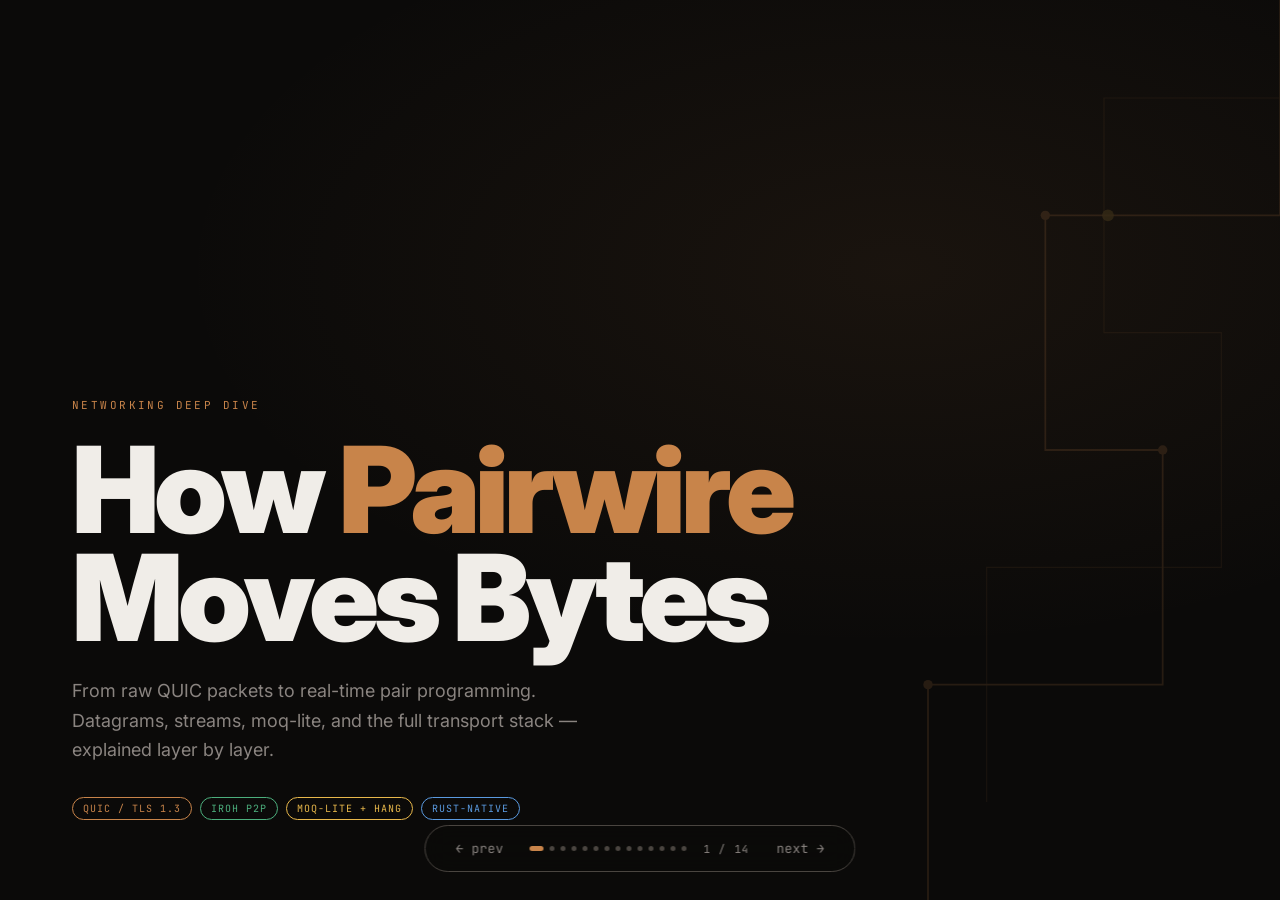
<file: networking-slides.html>
<!DOCTYPE html>
<html lang="en">
<head>
<meta charset="UTF-8">
<meta name="viewport" content="width=device-width, initial-scale=1.0">
<title>Pairwire — Networking Deep Dive (Slides)</title>
<link rel="preconnect" href="https://fonts.googleapis.com">
<link href="https://fonts.googleapis.com/css2?family=Inter:wght@300;400;500;600;700;900&family=JetBrains+Mono:wght@400;500;700&display=swap" rel="stylesheet">
<style>
  :root {
    --bg:        #0B0A09;
    --bg2:       #141210;
    --bg3:       #1C1916;
    --bg4:       #252119;
    --copper:    #C8844A;
    --copper-lt: #E09A62;
    --copper-dk: #9A6030;
    --amber:     #E8B84B;
    --cream:     #F0EDE8;
    --warm-gray: #8A8480;
    --muted:     #4A4540;
    --green:     #4CAF7D;
    --red:       #E05A4A;
    --blue:      #5A9AE0;

    --sans: 'Inter', system-ui, sans-serif;
    --mono: 'JetBrains Mono', 'Fira Code', monospace;
  }

  * { box-sizing: border-box; margin: 0; padding: 0; }

  html, body {
    width: 100%; height: 100%;
    background: var(--bg);
    color: var(--cream);
    font-family: var(--sans);
    overflow: hidden;
  }

  /* ── Slide Container ─────────────────────────────────── */
  .deck {
    width: 100vw; height: 100vh;
    position: relative;
    overflow: hidden;
  }

  .slide {
    position: absolute;
    inset: 0;
    display: none;
    padding: 64px 72px;
    overflow: hidden;
  }
  .slide.active { display: flex; }

  /* ── Navigation ──────────────────────────────────────── */
  .nav {
    position: fixed;
    bottom: 28px; left: 50%;
    transform: translateX(-50%);
    display: flex;
    align-items: center;
    gap: 16px;
    z-index: 100;
    background: rgba(11,10,9,0.8);
    border: 1px solid var(--muted);
    border-radius: 32px;
    padding: 10px 20px;
    backdrop-filter: blur(12px);
  }
  .nav button {
    background: none; border: none;
    color: var(--warm-gray);
    font-family: var(--mono);
    font-size: 13px;
    cursor: pointer;
    padding: 4px 10px;
    border-radius: 16px;
    transition: all 0.2s;
  }
  .nav button:hover { color: var(--cream); background: var(--bg4); }
  .nav .counter {
    font-family: var(--mono);
    font-size: 11px;
    color: var(--warm-gray);
    min-width: 48px;
    text-align: center;
    letter-spacing: 0.05em;
  }
  .progress-dots {
    display: flex; gap: 6px; align-items: center;
  }
  .dot {
    width: 5px; height: 5px;
    border-radius: 50%;
    background: var(--muted);
    transition: all 0.2s;
    cursor: pointer;
  }
  .dot.active { background: var(--copper); width: 14px; border-radius: 3px; }

  /* ── Typography ──────────────────────────────────────── */
  .eyebrow {
    font-family: var(--mono);
    font-size: 11px;
    letter-spacing: 0.18em;
    text-transform: uppercase;
    color: var(--copper);
    margin-bottom: 16px;
  }
  h1 { font-size: clamp(48px, 7vw, 88px); font-weight: 900; line-height: 0.95; letter-spacing: -0.03em; }
  h2 { font-size: clamp(28px, 3.5vw, 44px); font-weight: 700; line-height: 1.05; letter-spacing: -0.02em; }
  h3 { font-size: clamp(18px, 2vw, 24px); font-weight: 600; line-height: 1.2; }
  .body { font-size: 15px; line-height: 1.65; color: var(--warm-gray); font-weight: 400; }
  .mono { font-family: var(--mono); }
  .copper { color: var(--copper); }
  .amber { color: var(--amber); }
  .cream { color: var(--cream); }
  .muted { color: var(--warm-gray); }
  code {
    font-family: var(--mono);
    font-size: 13px;
    color: var(--copper-lt);
    background: var(--bg3);
    padding: 2px 6px;
    border-radius: 4px;
  }

  /* ── Cards / Surfaces ────────────────────────────────── */
  .card {
    background: var(--bg3);
    border: 1px solid var(--bg4);
    border-radius: 12px;
    padding: 24px 28px;
  }
  .card-accent {
    border-left: 3px solid var(--copper);
  }
  .chip {
    display: inline-block;
    font-family: var(--mono);
    font-size: 10px;
    letter-spacing: 0.1em;
    text-transform: uppercase;
    padding: 4px 10px;
    border-radius: 20px;
    border: 1px solid currentColor;
  }
  .chip-copper { color: var(--copper); }
  .chip-green  { color: var(--green); }
  .chip-red    { color: var(--red); }
  .chip-blue   { color: var(--blue); }
  .chip-amber  { color: var(--amber); }

  /* ── Utility ─────────────────────────────────────────── */
  .row { display: flex; gap: 24px; }
  .col { display: flex; flex-direction: column; gap: 16px; }
  .flex-1 { flex: 1; }
  .flex-2 { flex: 2; }
  .flex-3 { flex: 3; }
  .gap-8  { gap: 8px; }
  .gap-12 { gap: 12px; }
  .gap-32 { gap: 32px; }
  .mt-8  { margin-top: 8px; }
  .mt-16 { margin-top: 16px; }
  .mt-24 { margin-top: 24px; }
  .mt-32 { margin-top: 32px; }
  .divider {
    height: 1px;
    background: var(--bg4);
    margin: 20px 0;
  }

  /* ── Tables ──────────────────────────────────────────── */
  table { width: 100%; border-collapse: collapse; font-size: 13px; }
  th {
    font-family: var(--mono);
    font-size: 10px;
    letter-spacing: 0.12em;
    text-transform: uppercase;
    color: var(--warm-gray);
    padding: 10px 14px;
    text-align: left;
    border-bottom: 1px solid var(--bg4);
  }
  td { padding: 12px 14px; border-bottom: 1px solid rgba(255,255,255,0.04); vertical-align: middle; }
  tr:last-child td { border-bottom: none; }
  tr.highlight-row td { background: rgba(200,132,74,0.07); }
  .check  { color: var(--green); }
  .cross  { color: var(--red); }
  .partial { color: var(--amber); }

  /* ── Terminal mockup ─────────────────────────────────── */
  .terminal {
    background: #0D0C0B;
    border: 1px solid var(--bg4);
    border-radius: 10px;
    overflow: hidden;
    font-family: var(--mono);
    font-size: 13px;
  }
  .term-bar {
    background: var(--bg3);
    padding: 10px 16px;
    display: flex;
    align-items: center;
    gap: 8px;
    border-bottom: 1px solid var(--bg4);
  }
  .term-dot { width: 10px; height: 10px; border-radius: 50%; }
  .term-body { padding: 20px 20px; line-height: 1.7; }
  .term-prompt { color: var(--copper); }
  .term-cmd    { color: var(--cream); }
  .term-out    { color: var(--warm-gray); }
  .term-ok     { color: var(--green); }
  .term-accent { color: var(--amber); }

  /* ── Slide-specific styles ───────────────────────────── */
  .wire-trace {
    position: absolute;
    top: 0; right: 0;
    width: 55%;
    height: 100%;
    pointer-events: none;
    opacity: 0.15;
  }
  .title-super {
    font-family: var(--mono);
    font-size: 11px;
    letter-spacing: 0.22em;
    text-transform: uppercase;
    color: var(--copper);
    margin-bottom: 24px;
  }
  .title-main {
    font-size: clamp(72px, 10vw, 120px);
    font-weight: 900;
    letter-spacing: -0.04em;
    line-height: 0.9;
    color: var(--cream);
  }
  .title-main span { color: var(--copper); }

  /* Stat boxes */
  .stat-grid {
    display: grid;
    grid-template-columns: repeat(4, 1fr);
    gap: 16px;
  }
  .stat-box {
    background: var(--bg3);
    border: 1px solid var(--bg4);
    border-radius: 10px;
    padding: 20px;
    text-align: center;
  }
  .stat-value {
    font-size: 28px;
    font-weight: 900;
    color: var(--cream);
    letter-spacing: -0.02em;
  }
  .stat-label {
    font-family: var(--mono);
    font-size: 10px;
    letter-spacing: 0.1em;
    text-transform: uppercase;
    color: var(--warm-gray);
    margin-top: 6px;
  }

  /* Pain items */
  .pain-item {
    display: flex;
    gap: 16px;
    align-items: flex-start;
    padding: 14px 0;
    border-bottom: 1px solid var(--bg4);
  }
  .pain-item:last-child { border-bottom: none; }

  /* Layer list */
  .layer-item {
    display: flex;
    gap: 16px;
    padding: 14px 0;
    border-bottom: 1px solid var(--bg4);
    align-items: flex-start;
  }
  .layer-item:last-child { border-bottom: none; }
  .layer-num {
    font-family: var(--mono);
    font-size: 24px;
    font-weight: 700;
    color: var(--bg4);
    min-width: 40px;
    flex-shrink: 0;
  }

  /* Feature rows */
  .feature-row {
    display: flex;
    gap: 12px;
    align-items: flex-start;
    margin-bottom: 14px;
  }
  .feat-dot {
    width: 6px; height: 6px;
    border-radius: 50%;
    background: var(--copper);
    margin-top: 7px;
    flex-shrink: 0;
  }
  .feat-title  { font-size: 14px; font-weight: 600; color: var(--cream); }
  .feat-detail { font-size: 12px; color: var(--warm-gray); margin-top: 2px; line-height: 1.45; }

  /* Pillar cards */
  .pillar {
    flex: 1;
    background: var(--bg3);
    border: 1px solid var(--bg4);
    border-top: 2px solid var(--copper);
    border-radius: 8px;
    padding: 18px;
  }
  .pillar-label { font-family: var(--mono); font-size: 10px; letter-spacing: 0.12em; text-transform: uppercase; color: var(--copper); margin-bottom: 8px; }
  .pillar-value { font-size: 15px; font-weight: 600; color: var(--cream); line-height: 1.4; }
  .pillar-note  { font-size: 12px; color: var(--warm-gray); margin-top: 4px; line-height: 1.4; }

  /* ── Animations ──────────────────────────────────────── */
  @keyframes blink { 0%,100%{opacity:1} 50%{opacity:0} }
  @keyframes pulse { 0%,100%{opacity:0.6} 50%{opacity:1} }
  @keyframes slideIn { from { opacity:0; transform:translateX(20px); } to { opacity:1; transform:translateX(0); } }
  @keyframes fadeInUp { from { opacity:0; transform:translateY(16px); } to { opacity:1; transform:translateY(0); } }

  .slide.active .anim-1 { animation: fadeInUp 0.5s ease-out 0.1s both; }
  .slide.active .anim-2 { animation: fadeInUp 0.5s ease-out 0.25s both; }
  .slide.active .anim-3 { animation: fadeInUp 0.5s ease-out 0.4s both; }
  .slide.active .anim-4 { animation: fadeInUp 0.5s ease-out 0.55s both; }
  .slide.active .anim-5 { animation: fadeInUp 0.5s ease-out 0.7s both; }

  .cursor-blink {
    display: inline-block;
    width: 9px; height: 16px;
    background: var(--copper);
    animation: blink 1.1s step-end infinite;
    vertical-align: text-bottom;
    margin-left: 2px;
  }
</style>
</head>
<body>
<div class="deck">

  <!-- ══════════════════════════════════════════
       SLIDE 1 — TITLE
  ══════════════════════════════════════════ -->
  <div class="slide active" id="s1" style="flex-direction:column;justify-content:flex-end;padding-bottom:80px;background:radial-gradient(ellipse 80% 60% at 70% 30%, rgba(200,132,74,0.08) 0%, transparent 70%),var(--bg);">
    <svg class="wire-trace" viewBox="0 0 600 800" fill="none" xmlns="http://www.w3.org/2000/svg" preserveAspectRatio="xMaxYMid slice">
      <path d="M600 0 L600 200 L400 200 L400 400 L500 400 L500 600 L300 600 L300 800" stroke="#C8844A" stroke-width="1.5" fill="none"/>
      <path d="M600 100 L450 100 L450 300 L550 300 L550 500 L350 500 L350 700" stroke="#C8844A" stroke-width="1" fill="none" opacity="0.5"/>
      <circle cx="400" cy="200" r="4" fill="#C8844A"/>
      <circle cx="500" cy="400" r="4" fill="#C8844A"/>
      <circle cx="300" cy="600" r="4" fill="#C8844A"/>
      <circle r="5" fill="#E8B84B" opacity="0.8">
        <animateMotion dur="4s" repeatCount="indefinite" path="M600 0 L600 200 L400 200 L400 400 L500 400 L500 600 L300 600 L300 800"/>
      </circle>
    </svg>

    <div class="title-super anim-1">Networking Deep Dive</div>
    <div class="title-main anim-2">How <span>Pairwire</span><br>Moves Bytes</div>
    <div class="body mt-24 anim-3" style="max-width:560px;font-size:18px;">From raw QUIC packets to real-time pair programming. Datagrams, streams, moq-lite, and the full transport stack — explained layer by layer.</div>
    <div class="row mt-32 gap-8 anim-4" style="flex-wrap:wrap;">
      <span class="chip chip-copper">QUIC / TLS 1.3</span>
      <span class="chip chip-green">iroh P2P</span>
      <span class="chip chip-amber">moq-lite + hang</span>
      <span class="chip chip-blue">Rust-native</span>
    </div>
  </div>

  <!-- ══════════════════════════════════════════
       SLIDE 2 — THE TRANSPORT PROBLEM
  ══════════════════════════════════════════ -->
  <div class="slide" id="s2" style="flex-direction:row;align-items:center;gap:56px;">
    <div class="col flex-1 anim-1" style="justify-content:center;">
      <div class="eyebrow">The Problem</div>
      <h2>Two protocols.<br>Neither is right.</h2>
      <div class="body mt-16" style="max-width:320px;">For 40 years, apps chose between TCP (reliable but slow) and UDP (fast but chaotic). Real-time pair programming needs both behaviors <em style="color:var(--copper);font-style:normal;">simultaneously</em>.</div>
    </div>
    <div class="col flex-2 anim-2" style="justify-content:center;">
      <div class="row gap-32">
        <div class="card flex-1" style="border-top:2px solid var(--red);">
          <div style="font-family:var(--mono);font-size:10px;color:var(--red);letter-spacing:0.12em;text-transform:uppercase;margin-bottom:12px;">TCP</div>
          <div style="font-size:14px;font-weight:600;color:var(--cream);margin-bottom:8px;">Reliable & ordered</div>
          <div style="font-size:12px;color:var(--warm-gray);line-height:1.6;">Every byte arrives, in order. But one lost packet blocks <em style="color:var(--red);font-style:normal;">everything</em> behind it (head-of-line blocking). 2-3 RTT handshake.</div>
        </div>
        <div class="card flex-1" style="border-top:2px solid var(--blue);">
          <div style="font-family:var(--mono);font-size:10px;color:var(--blue);letter-spacing:0.12em;text-transform:uppercase;margin-bottom:12px;">UDP</div>
          <div style="font-size:14px;font-weight:600;color:var(--cream);margin-bottom:8px;">Fast & unreliable</div>
          <div style="font-size:12px;color:var(--warm-gray);line-height:1.6;">Fire-and-forget packets. No encryption, no congestion control. Every real-time app reimplements reliability ad-hoc on top.</div>
        </div>
      </div>
      <div class="card card-accent mt-16 anim-3" style="padding:16px 20px;">
        <div style="font-size:14px;color:var(--cream);">Pair programming needs <span style="color:var(--green)">reliable</span> keyboard events AND <span style="color:var(--blue)">lossy</span> cursor updates AND <span style="color:var(--amber)">prioritized</span> media streams — on one connection.</div>
      </div>
    </div>
  </div>

  <!-- ══════════════════════════════════════════
       SLIDE 3 — QUIC
  ══════════════════════════════════════════ -->
  <div class="slide" id="s3" style="flex-direction:column;justify-content:center;align-items:center;">
    <div class="eyebrow anim-1" style="text-align:center;">The Foundation</div>
    <h2 class="anim-1" style="text-align:center;font-size:clamp(36px,5vw,56px);">QUIC changes everything.</h2>
    <div class="body mt-16 anim-2" style="text-align:center;max-width:600px;">Built on UDP. Standardized as RFC 9000. Mandatory TLS 1.3 encryption. Multiplexed streams with no head-of-line blocking. And native unreliable datagrams.</div>

    <div class="stat-grid mt-32 anim-3" style="width:100%;max-width:800px;">
      <div class="stat-box">
        <div class="stat-value" style="color:var(--copper);">1 RTT</div>
        <div class="stat-label">Handshake</div>
      </div>
      <div class="stat-box">
        <div class="stat-value" style="color:var(--green);">0</div>
        <div class="stat-label">HOL Blocking</div>
      </div>
      <div class="stat-box">
        <div class="stat-value" style="color:var(--amber);">TLS 1.3</div>
        <div class="stat-label">Built-in Encryption</div>
      </div>
      <div class="stat-box">
        <div class="stat-value" style="color:var(--blue);">3</div>
        <div class="stat-label">Primitives</div>
      </div>
    </div>

    <div class="row mt-32 anim-4" style="gap:16px;width:100%;max-width:800px;">
      <div class="card flex-1" style="padding:16px 20px;">
        <div style="font-family:var(--mono);font-size:10px;color:var(--warm-gray);letter-spacing:0.1em;text-transform:uppercase;margin-bottom:6px;">vs TCP</div>
        <div style="font-size:13px;color:var(--cream);">TCP: 2-3 RTT setup. One lost packet blocks everything. No multiplexing. No unreliable mode.</div>
      </div>
      <div class="card flex-1" style="padding:16px 20px;">
        <div style="font-family:var(--mono);font-size:10px;color:var(--warm-gray);letter-spacing:0.1em;text-transform:uppercase;margin-bottom:6px;">vs WebRTC</div>
        <div style="font-size:13px;color:var(--cream);">WebRTC: 4-8 RTT (ICE+DTLS). Mandates SDP, SRTP, SCTP. Designed for browsers, not native apps.</div>
      </div>
      <div class="card flex-1" style="padding:16px 20px;">
        <div style="font-family:var(--mono);font-size:10px;color:var(--copper);letter-spacing:0.1em;text-transform:uppercase;margin-bottom:6px;">QUIC</div>
        <div style="font-size:13px;color:var(--cream);">1 RTT. Independent streams. Encrypted datagrams. Connection migration. One protocol for everything.</div>
      </div>
    </div>
  </div>

  <!-- ══════════════════════════════════════════
       SLIDE 4 — THREE PRIMITIVES
  ══════════════════════════════════════════ -->
  <div class="slide" id="s4" style="flex-direction:column;justify-content:space-between;padding-top:48px;padding-bottom:72px;">
    <div class="anim-1">
      <div class="eyebrow">QUIC Primitives</div>
      <h2>Three tools. Every feature maps to one.</h2>
    </div>

    <svg viewBox="0 0 900 260" style="width:100%;flex:1;max-height:260px;" xmlns="http://www.w3.org/2000/svg">
      <defs>
        <marker id="a1" markerWidth="8" markerHeight="8" refX="6" refY="3" orient="auto">
          <path d="M0,0 L0,6 L8,3 z" fill="#C8844A" opacity="0.8"/>
        </marker>
        <marker id="a1r" markerWidth="8" markerHeight="8" refX="2" refY="3" orient="auto">
          <path d="M8,0 L8,6 L0,3 z" fill="#C8844A" opacity="0.8"/>
        </marker>
        <marker id="a2" markerWidth="8" markerHeight="8" refX="6" refY="3" orient="auto">
          <path d="M0,0 L0,6 L8,3 z" fill="#4CAF7D" opacity="0.8"/>
        </marker>
        <marker id="a3" markerWidth="8" markerHeight="8" refX="6" refY="3" orient="auto">
          <path d="M0,0 L0,6 L8,3 z" fill="#5A9AE0" opacity="0.8"/>
        </marker>
      </defs>

      <!-- Bidirectional -->
      <rect x="20" y="20" width="280" height="60" rx="10" fill="rgba(200,132,74,0.08)" stroke="#C8844A" stroke-width="1.5"/>
      <text x="40" y="44" font-family="JetBrains Mono,monospace" font-size="12" fill="#C8844A">Bidirectional Stream</text>
      <text x="40" y="64" font-family="JetBrains Mono,monospace" font-size="10" fill="#8A8480">open_bi() — reliable, ordered, both ways</text>

      <line x1="310" y1="40" x2="580" y2="40" stroke="#C8844A" stroke-width="2" marker-end="url(#a1)"/>
      <line x1="580" y1="60" x2="310" y2="60" stroke="#C8844A" stroke-width="2" marker-end="url(#a1r)"/>
      <circle r="5" fill="#E8B84B" opacity="0.9">
        <animateMotion dur="2.5s" repeatCount="indefinite" path="M310,40 L580,40"/>
      </circle>
      <circle r="5" fill="#E8B84B" opacity="0.9">
        <animateMotion dur="3s" repeatCount="indefinite" path="M580,60 L310,60"/>
      </circle>

      <rect x="590" y="20" width="290" height="60" rx="10" fill="rgba(200,132,74,0.06)" stroke="#C8844A" stroke-width="1"/>
      <text x="610" y="44" font-family="JetBrains Mono,monospace" font-size="11" fill="#C8844A">Pairwire uses for:</text>
      <text x="610" y="62" font-family="JetBrains Mono,monospace" font-size="10" fill="#F0EDE8">Control stream — handshake, goodbye</text>

      <!-- Unidirectional -->
      <rect x="20" y="100" width="280" height="60" rx="10" fill="rgba(76,175,125,0.08)" stroke="#4CAF7D" stroke-width="1.5"/>
      <text x="40" y="124" font-family="JetBrains Mono,monospace" font-size="12" fill="#4CAF7D">Unidirectional Stream</text>
      <text x="40" y="144" font-family="JetBrains Mono,monospace" font-size="10" fill="#8A8480">open_uni() — reliable, ordered, one way</text>

      <line x1="310" y1="130" x2="580" y2="130" stroke="#4CAF7D" stroke-width="2" marker-end="url(#a2)"/>
      <circle r="5" fill="#4CAF7D" opacity="0.8">
        <animateMotion dur="2s" repeatCount="indefinite" path="M310,130 L580,130"/>
      </circle>

      <rect x="590" y="100" width="290" height="60" rx="10" fill="rgba(76,175,125,0.06)" stroke="#4CAF7D" stroke-width="1"/>
      <text x="610" y="124" font-family="JetBrains Mono,monospace" font-size="11" fill="#4CAF7D">Pairwire uses for:</text>
      <text x="610" y="140" font-family="JetBrains Mono,monospace" font-size="10" fill="#F0EDE8">Input events (guest→host)</text>
      <text x="610" y="154" font-family="JetBrains Mono,monospace" font-size="10" fill="#F0EDE8">moq-lite groups (media frames)</text>

      <!-- Datagrams -->
      <rect x="20" y="180" width="280" height="60" rx="10" fill="rgba(90,154,224,0.08)" stroke="#5A9AE0" stroke-width="1.5"/>
      <text x="40" y="204" font-family="JetBrains Mono,monospace" font-size="12" fill="#5A9AE0">Datagrams</text>
      <text x="40" y="224" font-family="JetBrains Mono,monospace" font-size="10" fill="#8A8480">send_datagram() — UNRELIABLE, ~1200B max</text>

      <line x1="310" y1="210" x2="580" y2="210" stroke="#5A9AE0" stroke-width="2" stroke-dasharray="8 5" marker-end="url(#a3)"/>
      <!-- Scattered dots showing dropped packets -->
      <circle cx="370" cy="210" r="4" fill="#5A9AE0" opacity="0.7"/>
      <circle cx="410" cy="210" r="4" fill="#5A9AE0" opacity="0.15"/>
      <circle cx="450" cy="210" r="4" fill="#5A9AE0" opacity="0.7"/>
      <circle cx="490" cy="210" r="4" fill="#5A9AE0" opacity="0.7"/>
      <circle cx="530" cy="210" r="4" fill="#5A9AE0" opacity="0.15"/>
      <text x="450" y="246" font-family="JetBrains Mono,monospace" font-size="8" fill="#4A4540" text-anchor="middle">some packets dropped — that's OK</text>

      <rect x="590" y="180" width="290" height="60" rx="10" fill="rgba(90,154,224,0.06)" stroke="#5A9AE0" stroke-width="1"/>
      <text x="610" y="204" font-family="JetBrains Mono,monospace" font-size="11" fill="#5A9AE0">Pairwire uses for:</text>
      <text x="610" y="222" font-family="JetBrains Mono,monospace" font-size="10" fill="#F0EDE8">Cursor position @ 60Hz (~10 bytes)</text>
    </svg>
  </div>

  <!-- ══════════════════════════════════════════
       SLIDE 5 — IROH P2P
  ══════════════════════════════════════════ -->
  <div class="slide" id="s5" style="flex-direction:row;align-items:center;gap:48px;">
    <div class="col flex-1 anim-1" style="justify-content:center;">
      <div class="eyebrow">P2P Layer</div>
      <h2>iroh makes peers<br>find each other.</h2>
      <div class="body mt-16" style="max-width:320px;">QUIC handles the protocol. But peers are behind NATs. iroh (by n0) solves discovery, hole-punching, and relay fallback — all in Rust.</div>
      <div class="mt-24 row gap-8" style="flex-wrap:wrap;">
        <span class="chip chip-green">Direct P2P ~90%</span>
        <span class="chip chip-amber">Relay fallback ~10%</span>
      </div>
    </div>
    <div class="col flex-2 anim-2" style="justify-content:center;">
      <svg viewBox="0 0 500 320" style="width:100%;" xmlns="http://www.w3.org/2000/svg">
        <defs>
          <marker id="ir-arr" markerWidth="8" markerHeight="8" refX="6" refY="3" orient="auto">
            <path d="M0,0 L0,6 L8,3 z" fill="#4CAF7D"/>
          </marker>
        </defs>

        <!-- Peer A -->
        <rect x="20" y="110" width="120" height="70" rx="10" fill="#252119" stroke="#C8844A" stroke-width="1.5"/>
        <text x="80" y="138" font-family="JetBrains Mono,monospace" font-size="12" fill="#C8844A" text-anchor="middle">Host</text>
        <text x="80" y="158" font-family="JetBrains Mono,monospace" font-size="9" fill="#8A8480" text-anchor="middle">behind NAT A</text>
        <text x="80" y="172" font-family="JetBrains Mono,monospace" font-size="8" fill="#4A4540" text-anchor="middle">192.168.1.42</text>

        <!-- Peer B -->
        <rect x="360" y="110" width="120" height="70" rx="10" fill="#252119" stroke="#C8844A" stroke-width="1.5"/>
        <text x="420" y="138" font-family="JetBrains Mono,monospace" font-size="12" fill="#C8844A" text-anchor="middle">Guest</text>
        <text x="420" y="158" font-family="JetBrains Mono,monospace" font-size="9" fill="#8A8480" text-anchor="middle">behind NAT B</text>
        <text x="420" y="172" font-family="JetBrains Mono,monospace" font-size="8" fill="#4A4540" text-anchor="middle">10.0.0.17</text>

        <!-- Relay -->
        <rect x="185" y="20" width="130" height="55" rx="10" fill="#252119" stroke="#E8B84B" stroke-width="1.5"/>
        <text x="250" y="44" font-family="JetBrains Mono,monospace" font-size="11" fill="#E8B84B" text-anchor="middle">iroh Relay</text>
        <text x="250" y="60" font-family="JetBrains Mono,monospace" font-size="8" fill="#8A8480" text-anchor="middle">coordination + fallback</text>

        <!-- Relay lines (dashed = coordination) -->
        <line x1="110" y1="110" x2="195" y2="75" stroke="#E8B84B" stroke-width="1" stroke-dasharray="4 3"/>
        <line x1="370" y1="110" x2="305" y2="75" stroke="#E8B84B" stroke-width="1" stroke-dasharray="4 3"/>

        <!-- Direct P2P line (thick green) -->
        <line x1="142" y1="145" x2="358" y2="145" stroke="#4CAF7D" stroke-width="2.5" marker-end="url(#ir-arr)"/>
        <text x="250" y="138" font-family="JetBrains Mono,monospace" font-size="10" fill="#4CAF7D" text-anchor="middle">Direct P2P (hole-punched)</text>

        <!-- Signal animation -->
        <circle r="5" fill="#4CAF7D" opacity="0.9">
          <animateMotion dur="2s" repeatCount="indefinite" path="M142,145 L358,145"/>
        </circle>

        <!-- Invite link -->
        <rect x="50" y="220" width="400" height="70" rx="10" fill="#0D0C0B" stroke="#C8844A" stroke-width="1"/>
        <text x="70" y="244" font-family="JetBrains Mono,monospace" font-size="10" fill="#C8844A">Invite Link</text>
        <text x="70" y="264" font-family="JetBrains Mono,monospace" font-size="9" fill="#E09A62">pairwire://0f02581240ab?relay=...&amp;token=...</text>
        <text x="70" y="280" font-family="JetBrains Mono,monospace" font-size="8" fill="#4A4540">endpoint_id (ed25519)  +  relay URL  +  session token</text>
      </svg>

      <div class="row gap-8 anim-3">
        <div class="card flex-1" style="padding:14px 16px;">
          <div style="font-family:var(--mono);font-size:9px;color:var(--copper);letter-spacing:0.1em;text-transform:uppercase;margin-bottom:4px;">Identity</div>
          <div style="font-size:12px;color:var(--warm-gray);">ed25519 public key = EndpointId. One per process. No accounts, no servers.</div>
        </div>
        <div class="card flex-1" style="padding:14px 16px;">
          <div style="font-family:var(--mono);font-size:9px;color:var(--copper);letter-spacing:0.1em;text-transform:uppercase;margin-bottom:4px;">ALPN</div>
          <div style="font-size:12px;color:var(--warm-gray);"><code>b"pairwire/1"</code> — protocol identifier in TLS handshake. Versioned.</div>
        </div>
        <div class="card flex-1" style="padding:14px 16px;">
          <div style="font-family:var(--mono);font-size:9px;color:var(--copper);letter-spacing:0.1em;text-transform:uppercase;margin-bottom:4px;">Singleton</div>
          <div style="font-size:12px;color:var(--warm-gray);">One Endpoint per process. Multiple would break NAT traversal. Manages all connections.</div>
        </div>
      </div>
    </div>
  </div>

  <!-- ══════════════════════════════════════════
       SLIDE 6 — MOQ-LITE
  ══════════════════════════════════════════ -->
  <div class="slide" id="s6" style="flex-direction:column;justify-content:space-between;padding-top:48px;padding-bottom:72px;">
    <div style="display:flex;justify-content:space-between;align-items:flex-start;">
      <div class="anim-1">
        <div class="eyebrow">Media Transport</div>
        <h2>moq-lite: pub/sub for real-time media.</h2>
      </div>
      <div class="row gap-8 anim-2">
        <span class="chip chip-copper">IETF Draft</span>
        <span class="chip chip-amber">Priority scheduling</span>
      </div>
    </div>

    <svg viewBox="0 0 1000 260" style="width:100%;flex:1;max-height:260px;" xmlns="http://www.w3.org/2000/svg">
      <!-- Broadcast -->
      <rect x="380" y="8" width="240" height="40" rx="8" fill="rgba(200,132,74,0.1)" stroke="#C8844A" stroke-width="2"/>
      <text x="500" y="28" font-family="JetBrains Mono,monospace" font-size="13" fill="#C8844A" text-anchor="middle">Broadcast "pairwire/session"</text>
      <text x="500" y="42" font-family="JetBrains Mono,monospace" font-size="9" fill="#8A8480" text-anchor="middle">named collection of tracks</text>

      <!-- Screen track -->
      <line x1="430" y1="48" x2="230" y2="72" stroke="#C8844A" stroke-width="1" opacity="0.4"/>
      <rect x="80" y="72" width="300" height="36" rx="6" fill="rgba(232,184,75,0.08)" stroke="#E8B84B" stroke-width="1.5"/>
      <text x="100" y="92" font-family="JetBrains Mono,monospace" font-size="11" fill="#E8B84B">Track: "screen"</text>
      <text x="340" y="92" font-family="JetBrains Mono,monospace" font-size="9" fill="#8A8480" text-anchor="end">priority: 1</text>

      <!-- Audio track -->
      <line x1="570" y1="48" x2="770" y2="72" stroke="#C8844A" stroke-width="1" opacity="0.4"/>
      <rect x="620" y="72" width="300" height="36" rx="6" fill="rgba(90,154,224,0.08)" stroke="#5A9AE0" stroke-width="1.5"/>
      <text x="640" y="92" font-family="JetBrains Mono,monospace" font-size="11" fill="#5A9AE0">Track: "audio/host"</text>
      <text x="880" y="92" font-family="JetBrains Mono,monospace" font-size="9" fill="#8A8480" text-anchor="end">priority: 0 (highest!)</text>

      <!-- Screen groups -->
      <line x1="140" y1="108" x2="100" y2="130" stroke="#4A4540" stroke-width="1"/>
      <line x1="210" y1="108" x2="210" y2="130" stroke="#4A4540" stroke-width="1"/>
      <line x1="280" y1="108" x2="320" y2="130" stroke="#4A4540" stroke-width="1"/>

      <rect x="50" y="130" width="100" height="52" rx="6" fill="#252119" stroke="#4A4540"/>
      <text x="100" y="148" font-family="JetBrains Mono,monospace" font-size="10" fill="#F0EDE8" text-anchor="middle">Group 0</text>
      <text x="100" y="163" font-family="JetBrains Mono,monospace" font-size="8" fill="#4CAF7D" text-anchor="middle">KEYFRAME</text>
      <text x="100" y="176" font-family="JetBrains Mono,monospace" font-size="7" fill="#4A4540" text-anchor="middle">= 1 QUIC uni stream</text>

      <rect x="160" y="130" width="100" height="52" rx="6" fill="#252119" stroke="#4A4540"/>
      <text x="210" y="148" font-family="JetBrains Mono,monospace" font-size="10" fill="#F0EDE8" text-anchor="middle">Group 1</text>
      <text x="210" y="163" font-family="JetBrains Mono,monospace" font-size="8" fill="#4CAF7D" text-anchor="middle">KEYFRAME</text>
      <text x="210" y="176" font-family="JetBrains Mono,monospace" font-size="7" fill="#4A4540" text-anchor="middle">= 1 QUIC uni stream</text>

      <rect x="270" y="130" width="100" height="52" rx="6" fill="#252119" stroke="#E8B84B" stroke-width="1.5"/>
      <text x="320" y="148" font-family="JetBrains Mono,monospace" font-size="10" fill="#E8B84B" text-anchor="middle">Group 2</text>
      <text x="320" y="163" font-family="JetBrains Mono,monospace" font-size="8" fill="#4CAF7D" text-anchor="middle">KEYFRAME</text>
      <text x="320" y="176" font-family="JetBrains Mono,monospace" font-size="7" fill="#E8B84B" text-anchor="middle">← newest, sent first</text>

      <!-- Animated signal through groups -->
      <circle r="4" fill="#E8B84B" opacity="0.9">
        <animateMotion dur="3s" repeatCount="indefinite" path="M100,155 L210,155 L320,155"/>
      </circle>

      <!-- Audio groups -->
      <line x1="700" y1="108" x2="660" y2="130" stroke="#4A4540" stroke-width="1"/>
      <line x1="770" y1="108" x2="770" y2="130" stroke="#4A4540" stroke-width="1"/>
      <line x1="840" y1="108" x2="880" y2="130" stroke="#4A4540" stroke-width="1"/>

      <rect x="620" y="130" width="80" height="44" rx="6" fill="#252119" stroke="#4A4540"/>
      <text x="660" y="150" font-family="JetBrains Mono,monospace" font-size="9" fill="#F0EDE8" text-anchor="middle">20ms</text>
      <text x="660" y="166" font-family="JetBrains Mono,monospace" font-size="7" fill="#5A9AE0" text-anchor="middle">Opus</text>

      <rect x="710" y="130" width="80" height="44" rx="6" fill="#252119" stroke="#4A4540"/>
      <text x="750" y="150" font-family="JetBrains Mono,monospace" font-size="9" fill="#F0EDE8" text-anchor="middle">20ms</text>
      <text x="750" y="166" font-family="JetBrains Mono,monospace" font-size="7" fill="#5A9AE0" text-anchor="middle">Opus</text>

      <rect x="800" y="130" width="80" height="44" rx="6" fill="#252119" stroke="#5A9AE0" stroke-width="1.5"/>
      <text x="840" y="150" font-family="JetBrains Mono,monospace" font-size="9" fill="#5A9AE0" text-anchor="middle">20ms</text>
      <text x="840" y="166" font-family="JetBrains Mono,monospace" font-size="7" fill="#5A9AE0" text-anchor="middle">priority 0</text>

      <!-- Key insight box -->
      <rect x="50" y="200" width="900" height="48" rx="8" fill="rgba(200,132,74,0.06)" stroke="#C8844A" stroke-width="1"/>
      <text x="500" y="220" font-family="JetBrains Mono,monospace" font-size="11" fill="#C8844A" text-anchor="middle">Key insight: each Group = 1 QUIC stream → no head-of-line blocking between groups</text>
      <text x="500" y="238" font-family="JetBrains Mono,monospace" font-size="9" fill="#8A8480" text-anchor="middle">If Group 1 has a lost packet, Group 2 arrives independently. Audio (priority 0) always ships before video (priority 1).</text>
    </svg>
  </div>

  <!-- ══════════════════════════════════════════
       SLIDE 7 — PROTOCOL LAYER STACK
  ══════════════════════════════════════════ -->
  <div class="slide" id="s7" style="flex-direction:row;align-items:center;gap:56px;">
    <div class="col flex-1 anim-1" style="justify-content:center;">
      <div class="eyebrow">Layer Stack</div>
      <h2>Four layers.<br>Each solves one problem.</h2>
      <div class="body mt-16" style="max-width:300px;">UDP moves raw packets. QUIC adds encryption and streams. moq-lite adds media pub/sub. hang adds codec semantics. Pairwire composes them.</div>
    </div>
    <div class="flex-2 anim-2" style="display:flex;align-items:center;justify-content:center;">
      <svg viewBox="0 0 500 380" style="width:100%;max-width:500px;" xmlns="http://www.w3.org/2000/svg">
        <!-- Pairwire app -->
        <rect x="50" y="10" width="400" height="64" rx="10" fill="rgba(200,132,74,0.12)" stroke="#C8844A" stroke-width="2"/>
        <text x="250" y="36" font-family="JetBrains Mono,monospace" font-size="14" fill="#C8844A" text-anchor="middle">Pairwire App</text>
        <text x="250" y="56" font-family="JetBrains Mono,monospace" font-size="10" fill="#8A8480" text-anchor="middle">session orchestration, UI, threads</text>

        <!-- hang -->
        <rect x="50" y="84" width="400" height="56" rx="10" fill="rgba(232,184,75,0.1)" stroke="#E8B84B" stroke-width="1.5"/>
        <text x="250" y="108" font-family="JetBrains Mono,monospace" font-size="13" fill="#E8B84B" text-anchor="middle">hang</text>
        <text x="250" y="126" font-family="JetBrains Mono,monospace" font-size="10" fill="#8A8480" text-anchor="middle">codec metadata, timestamps, catalog, WebCodecs compat</text>

        <!-- moq-lite -->
        <rect x="50" y="150" width="400" height="56" rx="10" fill="rgba(200,132,74,0.1)" stroke="#C8844A" stroke-width="1.5"/>
        <text x="250" y="174" font-family="JetBrains Mono,monospace" font-size="13" fill="#C8844A" text-anchor="middle">moq-lite</text>
        <text x="250" y="192" font-family="JetBrains Mono,monospace" font-size="10" fill="#8A8480" text-anchor="middle">broadcast, tracks, groups, priority, pub/sub</text>

        <!-- QUIC (iroh/noq) -->
        <rect x="50" y="216" width="400" height="56" rx="10" fill="rgba(90,154,224,0.1)" stroke="#5A9AE0" stroke-width="1.5"/>
        <text x="250" y="240" font-family="JetBrains Mono,monospace" font-size="13" fill="#5A9AE0" text-anchor="middle">QUIC via iroh (noq/Quinn)</text>
        <text x="250" y="258" font-family="JetBrains Mono,monospace" font-size="10" fill="#8A8480" text-anchor="middle">streams, datagrams, TLS 1.3, congestion, NAT traversal</text>

        <!-- UDP -->
        <rect x="50" y="282" width="400" height="50" rx="10" fill="rgba(138,132,128,0.08)" stroke="#4A4540" stroke-width="1"/>
        <text x="250" y="306" font-family="JetBrains Mono,monospace" font-size="13" fill="#8A8480" text-anchor="middle">UDP</text>
        <text x="250" y="322" font-family="JetBrains Mono,monospace" font-size="10" fill="#4A4540" text-anchor="middle">raw packets on the wire</text>

        <!-- Layer labels -->
        <text x="25" y="48" font-family="JetBrains Mono,monospace" font-size="9" fill="#C8844A" text-anchor="end" transform="rotate(-90,25,48)">app</text>
        <text x="25" y="118" font-family="JetBrains Mono,monospace" font-size="9" fill="#E8B84B" text-anchor="end" transform="rotate(-90,25,118)">framing</text>
        <text x="25" y="184" font-family="JetBrains Mono,monospace" font-size="9" fill="#C8844A" text-anchor="end" transform="rotate(-90,25,184)">media</text>
        <text x="25" y="250" font-family="JetBrains Mono,monospace" font-size="9" fill="#5A9AE0" text-anchor="end" transform="rotate(-90,25,250)">transport</text>
        <text x="25" y="312" font-family="JetBrains Mono,monospace" font-size="9" fill="#4A4540" text-anchor="end" transform="rotate(-90,25,312)">network</text>

        <!-- Signal traveling through all layers -->
        <circle r="6" fill="#E8B84B" opacity="0.8">
          <animateMotion dur="4s" repeatCount="indefinite" path="M250,300 L250,260 L250,190 L250,120 L250,50 L250,120 L250,190 L250,260 L250,300"/>
        </circle>

        <!-- Web transport adapter note -->
        <rect x="50" y="342" width="400" height="28" rx="6" fill="none" stroke="#4A4540" stroke-dasharray="4 3"/>
        <text x="250" y="360" font-family="JetBrains Mono,monospace" font-size="9" fill="#4A4540" text-anchor="middle">IrohWtSession adapts iroh ↔ web-transport-trait so moq-lite is transport-agnostic</text>
      </svg>
    </div>
  </div>

  <!-- ══════════════════════════════════════════
       SLIDE 8 — FULL ARCHITECTURE
  ══════════════════════════════════════════ -->
  <div class="slide" id="s8" style="flex-direction:column;justify-content:space-between;padding-top:48px;padding-bottom:72px;">
    <div style="display:flex;justify-content:space-between;align-items:flex-start;">
      <div class="anim-1">
        <div class="eyebrow">Architecture</div>
        <h2 style="font-size:28px;">Everything on one QUIC connection.</h2>
      </div>
      <div class="row gap-8">
        <span class="chip chip-green">single process</span>
        <span class="chip chip-copper">multi-threaded</span>
      </div>
    </div>

    <!-- Reuse the strategy.html architecture diagram -->
    <svg viewBox="0 0 1100 340" style="width:100%;flex:1;max-height:300px;" xmlns="http://www.w3.org/2000/svg">
      <defs>
        <marker id="arr" markerWidth="8" markerHeight="8" refX="6" refY="3" orient="auto">
          <path d="M0,0 L0,6 L8,3 z" fill="#C8844A" opacity="0.7"/>
        </marker>
        <marker id="arr2" markerWidth="8" markerHeight="8" refX="6" refY="3" orient="auto">
          <path d="M0,0 L0,6 L8,3 z" fill="#4A4540"/>
        </marker>
        <marker id="arr-rev" markerWidth="8" markerHeight="8" refX="2" refY="3" orient="auto">
          <path d="M8,0 L8,6 L0,3 z" fill="#C8844A" opacity="0.7"/>
        </marker>
      </defs>

      <rect x="20" y="20" width="430" height="280" rx="12" fill="#1C1916" stroke="#2A2520" stroke-width="1.5"/>
      <text x="36" y="14" font-family="JetBrains Mono,monospace" font-size="10" fill="#8A8480" letter-spacing="2">HOST PROCESS</text>

      <rect x="650" y="20" width="430" height="280" rx="12" fill="#1C1916" stroke="#2A2520" stroke-width="1.5"/>
      <text x="666" y="14" font-family="JetBrains Mono,monospace" font-size="10" fill="#8A8480" letter-spacing="2">GUEST PROCESS</text>

      <!-- HOST nodes -->
      <rect x="44" y="50" width="90" height="44" rx="8" fill="#252119" stroke="#4A4540"/>
      <text x="89" y="68" font-family="JetBrains Mono,monospace" font-size="11" fill="#F0EDE8" text-anchor="middle">scap</text>
      <text x="89" y="84" font-family="JetBrains Mono,monospace" font-size="9" fill="#8A8480" text-anchor="middle">capture</text>

      <rect x="44" y="172" width="90" height="44" rx="8" fill="#252119" stroke="#4A4540"/>
      <text x="89" y="190" font-family="JetBrains Mono,monospace" font-size="11" fill="#F0EDE8" text-anchor="middle">cpal</text>
      <text x="89" y="206" font-family="JetBrains Mono,monospace" font-size="9" fill="#8A8480" text-anchor="middle">audio in</text>

      <rect x="168" y="50" width="100" height="44" rx="8" fill="#252119" stroke="#E8B84B" stroke-width="1"/>
      <text x="218" y="68" font-family="JetBrains Mono,monospace" font-size="11" fill="#E8B84B" text-anchor="middle">FFmpeg</text>
      <text x="218" y="84" font-family="JetBrains Mono,monospace" font-size="9" fill="#8A8480" text-anchor="middle">H.264 encode</text>

      <rect x="168" y="172" width="100" height="44" rx="8" fill="#252119" stroke="#4A4540"/>
      <text x="218" y="190" font-family="JetBrains Mono,monospace" font-size="11" fill="#F0EDE8" text-anchor="middle">Opus</text>
      <text x="218" y="206" font-family="JetBrains Mono,monospace" font-size="9" fill="#8A8480" text-anchor="middle">encode</text>

      <rect x="300" y="100" width="110" height="48" rx="8" fill="#252119" stroke="#9A6030" stroke-width="1.5"/>
      <text x="355" y="120" font-family="JetBrains Mono,monospace" font-size="11" fill="#C8844A" text-anchor="middle">moq-lite</text>
      <text x="355" y="136" font-family="JetBrains Mono,monospace" font-size="9" fill="#8A8480" text-anchor="middle">publisher</text>

      <rect x="300" y="210" width="110" height="64" rx="8" fill="#252119" stroke="#C8844A" stroke-width="1.5"/>
      <text x="355" y="234" font-family="JetBrains Mono,monospace" font-size="11" fill="#E09A62" text-anchor="middle">iroh</text>
      <text x="355" y="250" font-family="JetBrains Mono,monospace" font-size="9" fill="#8A8480" text-anchor="middle">QUIC TLS 1.3</text>
      <text x="355" y="266" font-family="JetBrains Mono,monospace" font-size="8" fill="#4A4540" text-anchor="middle">+ control + input + dgram</text>

      <!-- HOST arrows -->
      <line x1="134" y1="72" x2="166" y2="72" stroke="#4A4540" stroke-width="1.2" marker-end="url(#arr2)"/>
      <line x1="134" y1="194" x2="166" y2="194" stroke="#4A4540" stroke-width="1.2" marker-end="url(#arr2)"/>
      <line x1="268" y1="72" x2="298" y2="118" stroke="#C8844A" stroke-width="1.2" opacity="0.6" marker-end="url(#arr)"/>
      <line x1="268" y1="194" x2="298" y2="136" stroke="#C8844A" stroke-width="1.2" opacity="0.6" marker-end="url(#arr)"/>
      <line x1="355" y1="148" x2="355" y2="208" stroke="#C8844A" stroke-width="1.2" opacity="0.7" marker-end="url(#arr)"/>

      <!-- QUIC connection -->
      <rect x="462" y="140" width="176" height="54" rx="10" fill="#141210" stroke="#C8844A" stroke-width="1" stroke-dasharray="4 3"/>
      <text x="550" y="162" font-family="JetBrains Mono,monospace" font-size="10" fill="#C8844A" text-anchor="middle">QUIC TLS 1.3</text>
      <text x="550" y="180" font-family="JetBrains Mono,monospace" font-size="9" fill="#8A8480" text-anchor="middle">P2P · relay fallback</text>

      <line x1="462" y1="162" x2="412" y2="248" stroke="#C8844A" stroke-width="1.5" opacity="0.8" marker-end="url(#arr)" marker-start="url(#arr-rev)"/>
      <line x1="638" y1="162" x2="688" y2="248" stroke="#C8844A" stroke-width="1.5" opacity="0.8" marker-end="url(#arr)" marker-start="url(#arr-rev)"/>

      <circle r="4" fill="#E8B84B" opacity="0.9">
        <animateMotion dur="2.5s" repeatCount="indefinite" path="M412,248 L462,162 L638,162 L688,248"/>
      </circle>

      <!-- GUEST nodes -->
      <rect x="690" y="210" width="110" height="64" rx="8" fill="#252119" stroke="#C8844A" stroke-width="1.5"/>
      <text x="745" y="234" font-family="JetBrains Mono,monospace" font-size="11" fill="#E09A62" text-anchor="middle">iroh</text>
      <text x="745" y="250" font-family="JetBrains Mono,monospace" font-size="9" fill="#8A8480" text-anchor="middle">QUIC TLS 1.3</text>
      <text x="745" y="266" font-family="JetBrains Mono,monospace" font-size="8" fill="#4A4540" text-anchor="middle">+ control + input + dgram</text>

      <rect x="690" y="100" width="110" height="48" rx="8" fill="#252119" stroke="#9A6030" stroke-width="1.5"/>
      <text x="745" y="120" font-family="JetBrains Mono,monospace" font-size="11" fill="#C8844A" text-anchor="middle">moq-lite</text>
      <text x="745" y="136" font-family="JetBrains Mono,monospace" font-size="9" fill="#8A8480" text-anchor="middle">subscriber</text>

      <rect x="832" y="50" width="100" height="44" rx="8" fill="#252119" stroke="#E8B84B" stroke-width="1"/>
      <text x="882" y="68" font-family="JetBrains Mono,monospace" font-size="11" fill="#E8B84B" text-anchor="middle">FFmpeg</text>
      <text x="882" y="84" font-family="JetBrains Mono,monospace" font-size="9" fill="#8A8480" text-anchor="middle">H.264 decode</text>

      <rect x="832" y="172" width="100" height="44" rx="8" fill="#252119" stroke="#4A4540"/>
      <text x="882" y="190" font-family="JetBrains Mono,monospace" font-size="11" fill="#F0EDE8" text-anchor="middle">Opus</text>
      <text x="882" y="206" font-family="JetBrains Mono,monospace" font-size="9" fill="#8A8480" text-anchor="middle">decode</text>

      <rect x="966" y="50" width="84" height="44" rx="8" fill="#252119" stroke="#4CAF7D" stroke-width="1"/>
      <text x="1008" y="68" font-family="JetBrains Mono,monospace" font-size="10" fill="#4CAF7D" text-anchor="middle">egui/wgpu</text>
      <text x="1008" y="84" font-family="JetBrains Mono,monospace" font-size="9" fill="#8A8480" text-anchor="middle">viewer</text>

      <rect x="966" y="172" width="84" height="44" rx="8" fill="#252119" stroke="#4A4540"/>
      <text x="1008" y="190" font-family="JetBrains Mono,monospace" font-size="10" fill="#F0EDE8" text-anchor="middle">cpal</text>
      <text x="1008" y="206" font-family="JetBrains Mono,monospace" font-size="9" fill="#8A8480" text-anchor="middle">playback</text>

      <!-- GUEST arrows -->
      <line x1="745" y1="210" x2="745" y2="150" stroke="#C8844A" stroke-width="1.2" opacity="0.7" marker-end="url(#arr)"/>
      <line x1="800" y1="118" x2="830" y2="72" stroke="#C8844A" stroke-width="1.2" opacity="0.6" marker-end="url(#arr)"/>
      <line x1="800" y1="136" x2="830" y2="194" stroke="#C8844A" stroke-width="1.2" opacity="0.6" marker-end="url(#arr)"/>
      <line x1="932" y1="72" x2="964" y2="72" stroke="#4A4540" stroke-width="1.2" marker-end="url(#arr2)"/>
      <line x1="932" y1="194" x2="964" y2="194" stroke="#4A4540" stroke-width="1.2" marker-end="url(#arr2)"/>
    </svg>

    <div class="row anim-3" style="gap:12px;">
      <div class="card flex-1" style="padding:12px 16px;">
        <div style="font-family:var(--mono);font-size:9px;color:var(--copper);letter-spacing:0.12em;text-transform:uppercase;margin-bottom:4px;">Media tracks</div>
        <div style="font-size:12px;color:var(--warm-gray);">moq-lite + hang — priority scheduling, group/frame model</div>
      </div>
      <div class="card flex-1" style="padding:12px 16px;">
        <div style="font-family:var(--mono);font-size:9px;color:var(--copper);letter-spacing:0.12em;text-transform:uppercase;margin-bottom:4px;">Control / input</div>
        <div style="font-size:12px;color:var(--warm-gray);">Raw QUIC bidi + uni streams — keyboard, mouse, clipboard, handshake</div>
      </div>
      <div class="card flex-1" style="padding:12px 16px;">
        <div style="font-family:var(--mono);font-size:9px;color:var(--copper);letter-spacing:0.12em;text-transform:uppercase;margin-bottom:4px;">Presence</div>
        <div style="font-size:12px;color:var(--warm-gray);">QUIC datagrams — cursor, drawing, reactions (&lt;50 bytes)</div>
      </div>
      <div class="card flex-1" style="padding:12px 16px;">
        <div style="font-family:var(--mono);font-size:9px;color:var(--copper);letter-spacing:0.12em;text-transform:uppercase;margin-bottom:4px;">Threading</div>
        <div style="font-size:12px;color:var(--warm-gray);">OS threads for scap/FFmpeg (not Send). Tokio for network I/O.</div>
      </div>
    </div>
  </div>

  <!-- ══════════════════════════════════════════
       SLIDE 9 — HANDSHAKE FLOW
  ══════════════════════════════════════════ -->
  <div class="slide" id="s9" style="flex-direction:row;align-items:center;gap:48px;">
    <div class="col flex-1 anim-1" style="justify-content:center;">
      <div class="eyebrow">Connection Setup</div>
      <h2>1 RTT to<br>handshake.</h2>
      <div class="body mt-16" style="max-width:300px;">The entire connection — TLS negotiation, capability exchange, codec selection — completes before the first video frame ships.</div>
      <div class="mt-24">
        <div class="feature-row"><div class="feat-dot"></div><div><div class="feat-title">Version check</div><div class="feat-detail">Protocol versions must match exactly. No backwards compat yet.</div></div></div>
        <div class="feature-row"><div class="feat-dot"></div><div><div class="feat-title">Capability intersection</div><div class="feat-detail">Both sides list caps. Session uses the intersection.</div></div></div>
        <div class="feature-row"><div class="feat-dot"></div><div><div class="feat-title">Codec negotiation</div><div class="feat-detail">First mutual video + audio codec wins. H.264 + Opus today.</div></div></div>
        <div class="feature-row"><div class="feat-dot"></div><div><div class="feat-title">Display info</div><div class="feat-detail">Host sends resolution + Retina scale. Guest knows what to expect.</div></div></div>
      </div>
    </div>
    <div class="flex-2 anim-2" style="display:flex;align-items:center;justify-content:center;">
      <svg viewBox="0 0 500 360" style="width:100%;max-width:480px;" xmlns="http://www.w3.org/2000/svg">
        <defs>
          <marker id="h-a" markerWidth="8" markerHeight="8" refX="6" refY="3" orient="auto">
            <path d="M0,0 L0,6 L8,3 z" fill="#C8844A"/>
          </marker>
          <marker id="h-al" markerWidth="8" markerHeight="8" refX="2" refY="3" orient="auto">
            <path d="M8,0 L8,6 L0,3 z" fill="#C8844A"/>
          </marker>
        </defs>

        <line x1="120" y1="30" x2="120" y2="340" stroke="#4A4540" stroke-width="1"/>
        <line x1="380" y1="30" x2="380" y2="340" stroke="#4A4540" stroke-width="1"/>

        <text x="120" y="20" font-family="JetBrains Mono,monospace" font-size="12" fill="#C8844A" text-anchor="middle">HOST</text>
        <text x="380" y="20" font-family="JetBrains Mono,monospace" font-size="12" fill="#C8844A" text-anchor="middle">GUEST</text>

        <!-- QUIC connect -->
        <rect x="128" y="42" width="120" height="16" rx="3" fill="rgba(90,154,224,0.1)"/>
        <text x="132" y="54" font-family="JetBrains Mono,monospace" font-size="8" fill="#5A9AE0">QUIC TLS 1.3 (1 RTT)</text>
        <line x1="250" y1="50" x2="374" y2="50" stroke="#5A9AE0" stroke-width="1.5" stroke-dasharray="4 3"/>

        <!-- open_bi -->
        <rect x="128" y="72" width="100" height="14" rx="3" fill="rgba(200,132,74,0.1)"/>
        <text x="132" y="82" font-family="JetBrains Mono,monospace" font-size="8" fill="#8A8480">open_control_stream()</text>

        <!-- Host sends handshake -->
        <line x1="125" y1="100" x2="374" y2="120" stroke="#C8844A" stroke-width="1.5" marker-end="url(#h-a)"/>
        <text x="250" y="98" font-family="JetBrains Mono,monospace" font-size="9" fill="#E09A62" text-anchor="middle">Handshake { v1, [Screen,Audio,RC], H264, Opus }</text>

        <!-- Guest processes -->
        <rect x="288" y="128" width="86" height="14" rx="3" fill="rgba(200,132,74,0.1)"/>
        <text x="292" y="138" font-family="JetBrains Mono,monospace" font-size="8" fill="#8A8480">recv + negotiate</text>

        <!-- Guest sends back -->
        <line x1="374" y1="156" x2="125" y2="176" stroke="#C8844A" stroke-width="1.5" marker-end="url(#h-al)"/>
        <text x="250" y="154" font-family="JetBrains Mono,monospace" font-size="9" fill="#E09A62" text-anchor="middle">Handshake { v1, [Screen,Audio], H264, Opus }</text>

        <!-- Host negotiates -->
        <rect x="38" y="184" width="86" height="14" rx="3" fill="rgba(200,132,74,0.1)"/>
        <text x="42" y="194" font-family="JetBrains Mono,monospace" font-size="8" fill="#8A8480">negotiate()</text>

        <!-- NegotiatedSession -->
        <rect x="80" y="214" width="340" height="44" rx="8" fill="rgba(76,175,125,0.08)" stroke="#4CAF7D" stroke-width="1"/>
        <text x="250" y="234" font-family="JetBrains Mono,monospace" font-size="10" fill="#4CAF7D" text-anchor="middle">NegotiatedSession</text>
        <text x="250" y="250" font-family="JetBrains Mono,monospace" font-size="9" fill="#8A8480" text-anchor="middle">caps: [Screen, Audio] | video: H264 | audio: Opus</text>

        <!-- Start streaming -->
        <text x="250" y="282" font-family="JetBrains Mono,monospace" font-size="9" fill="#4A4540" text-anchor="middle">— spawn concurrent tasks —</text>

        <rect x="80" y="294" width="340" height="36" rx="6" fill="rgba(232,184,75,0.06)" stroke="#E8B84B" stroke-width="1"/>
        <text x="250" y="316" font-family="JetBrains Mono,monospace" font-size="9" fill="#E8B84B" text-anchor="middle">moq-lite publish/subscribe + encode/decode + cursor + audio</text>

        <!-- Signal animation -->
        <circle r="5" fill="#E8B84B" opacity="0.8">
          <animateMotion dur="3s" repeatCount="indefinite" path="M125,100 L374,120 L374,156 L125,176"/>
        </circle>
      </svg>
    </div>
  </div>

  <!-- ══════════════════════════════════════════
       SLIDE 10 — PROTOCOL MESSAGES
  ══════════════════════════════════════════ -->
  <div class="slide" id="s10" style="flex-direction:row;align-items:flex-start;gap:48px;padding-top:48px;">
    <div class="col" style="flex:0 0 240px;" >
      <div class="eyebrow anim-1">Wire Protocol</div>
      <h2 class="anim-1">Every message<br>on the wire.</h2>
      <div class="body mt-16 anim-2" style="max-width:220px;">All types live in <code>crates/protocol/</code>. Serialized with <strong style="color:var(--cream)">postcard</strong> (compact binary, no field names). Length-prefixed for framing.</div>
      <div class="card card-accent mt-24 anim-3" style="padding:14px 16px;">
        <div style="font-size:12px;color:var(--warm-gray);line-height:1.5;">postcard is NOT self-describing. Both sides must agree on exact type layout. That's why we version the protocol.</div>
      </div>
    </div>
    <div class="col flex-2 anim-2" style="gap:12px;">
      <div class="card" style="border-top:2px solid var(--copper);padding:18px 22px;">
        <div style="font-family:var(--mono);font-size:10px;color:var(--copper);letter-spacing:0.12em;text-transform:uppercase;margin-bottom:10px;">Control Stream (bidirectional, reliable)</div>
        <div style="font-family:var(--mono);font-size:12px;color:var(--warm-gray);line-height:1.8;">
          <div><span style="color:var(--cream)">Handshake</span> — version, capabilities, codecs, display info</div>
          <div><span style="color:var(--cream)">ControlHandoff</span> — grant/revoke remote control</div>
          <div><span style="color:var(--cream)">SetSharing</span> — toggle screen/audio sharing</div>
          <div><span style="color:var(--cream)">Goodbye</span> — clean disconnect with reason</div>
        </div>
      </div>
      <div class="card" style="border-top:2px solid var(--green);padding:18px 22px;">
        <div style="font-family:var(--mono);font-size:10px;color:var(--green);letter-spacing:0.12em;text-transform:uppercase;margin-bottom:10px;">Input Stream (unidirectional, guest → host)</div>
        <div style="font-family:var(--mono);font-size:12px;color:var(--warm-gray);line-height:1.8;">
          <div><span style="color:var(--cream)">Key</span> — key_code + modifiers (shift, ctrl, alt, meta)</div>
          <div><span style="color:var(--cream)">Click</span> — x, y, button, click_count</div>
          <div><span style="color:var(--cream)">Scroll</span> — x, y, delta_x, delta_y</div>
          <div><span style="color:var(--cream)">Clipboard</span> — content sync (up to 1MB)</div>
        </div>
      </div>
      <div class="card" style="border-top:2px solid var(--blue);padding:18px 22px;">
        <div style="font-family:var(--mono);font-size:10px;color:var(--blue);letter-spacing:0.12em;text-transform:uppercase;margin-bottom:10px;">Datagrams (unreliable, ephemeral)</div>
        <div style="font-family:var(--mono);font-size:12px;color:var(--warm-gray);line-height:1.8;">
          <div><span style="color:var(--cream)">CursorUpdate</span> — peer_id, x, y, visible, click_animation</div>
          <div style="font-size:11px;color:var(--muted);margin-top:4px;">~10-15 bytes per update · 60Hz · well under 1200B MTU limit</div>
        </div>
      </div>
    </div>
  </div>

  <!-- ══════════════════════════════════════════
       SLIDE 11 — QUALITY ADAPTATION
  ══════════════════════════════════════════ -->
  <div class="slide" id="s11" style="flex-direction:row;align-items:center;gap:48px;">
    <div class="col flex-1 anim-1" style="justify-content:center;">
      <div class="eyebrow">Adaptation</div>
      <h2>The encoder<br>adapts in<br>real-time.</h2>
      <div class="body mt-16" style="max-width:300px;">A <code>QualityMonitor</code> polls QUIC connection stats every 1 second. When conditions change, it pushes new encoder config via a <code>watch</code> channel — no encoder restart.</div>
      <div class="card card-accent mt-24" style="padding:14px 16px;">
        <div style="font-size:12px;color:var(--warm-gray);line-height:1.5;"><strong style="color:var(--copper-lt)">Hysteresis:</strong> 3 consecutive "Full" samples required before upgrading. Prevents oscillation during transient congestion.</div>
      </div>
    </div>
    <div class="flex-2 anim-2" style="display:flex;flex-direction:column;justify-content:center;gap:16px;">
      <!-- Quality tiers visual -->
      <div class="row gap-12">
        <div class="card flex-1" style="border-top:3px solid var(--green);padding:20px;">
          <div style="font-family:var(--mono);font-size:10px;color:var(--green);letter-spacing:0.1em;text-transform:uppercase;margin-bottom:8px;">Full Quality</div>
          <div style="font-size:24px;font-weight:900;color:var(--cream);">1080p</div>
          <div style="font-size:14px;color:var(--warm-gray);margin-top:4px;">30 fps · 2s keyframe</div>
          <div style="font-size:11px;color:var(--muted);margin-top:8px;">Loss ≤ 5%, RTT ≤ 200ms</div>
        </div>
        <div class="card flex-1" style="border-top:3px solid var(--amber);padding:20px;">
          <div style="font-family:var(--mono);font-size:10px;color:var(--amber);letter-spacing:0.1em;text-transform:uppercase;margin-bottom:8px;">Reduced</div>
          <div style="font-size:24px;font-weight:900;color:var(--cream);">720p</div>
          <div style="font-size:14px;color:var(--warm-gray);margin-top:4px;">15 fps · 5s keyframe</div>
          <div style="font-size:11px;color:var(--muted);margin-top:8px;">Loss 5-15% or RTT > 200ms</div>
        </div>
        <div class="card flex-1" style="border-top:3px solid var(--red);padding:20px;">
          <div style="font-family:var(--mono);font-size:10px;color:var(--red);letter-spacing:0.1em;text-transform:uppercase;margin-bottom:8px;">Degraded</div>
          <div style="font-size:24px;font-weight:900;color:var(--cream);">720p</div>
          <div style="font-size:14px;color:var(--warm-gray);margin-top:4px;">15 fps · 4s keyframe</div>
          <div style="font-size:11px;color:var(--muted);margin-top:8px;">Loss > 15%</div>
        </div>
      </div>

      <!-- Flow diagram -->
      <div class="card" style="padding:16px 20px;display:flex;align-items:center;gap:16px;flex-wrap:wrap;">
        <div style="font-family:var(--mono);font-size:11px;color:var(--cream);">QUIC stats</div>
        <div style="font-family:var(--mono);font-size:14px;color:var(--copper);">→</div>
        <div style="font-family:var(--mono);font-size:11px;color:var(--cream);">QualityMonitor (1Hz)</div>
        <div style="font-family:var(--mono);font-size:14px;color:var(--copper);">→</div>
        <div style="font-family:var(--mono);font-size:11px;color:var(--cream);">watch::channel</div>
        <div style="font-family:var(--mono);font-size:14px;color:var(--copper);">→</div>
        <div style="font-family:var(--mono);font-size:11px;color:var(--cream);">Encode thread</div>
        <div style="font-family:var(--mono);font-size:14px;color:var(--copper);">→</div>
        <div style="font-family:var(--mono);font-size:11px;color:var(--cream);">Reconfigure (no restart)</div>
      </div>
    </div>
  </div>

  <!-- ══════════════════════════════════════════
       SLIDE 12 — MULTI-PARTY FUTURE
  ══════════════════════════════════════════ -->
  <div class="slide" id="s12" style="flex-direction:row;align-items:center;gap:48px;">
    <div class="col flex-1 anim-1" style="justify-content:center;">
      <div class="eyebrow">The Future</div>
      <h2>From P2P to<br>rooms to web.</h2>
      <div class="body mt-16" style="max-width:300px;">The layered stack was designed to grow. moq-lite's pub/sub model naturally supports relay-based multi-party. hang's WebCodecs alignment enables browser viewers.</div>
      <div class="mt-24">
        <div class="feature-row"><div class="feat-dot"></div><div><div class="feat-title">Star topology</div><div class="feat-detail">Host = hub. Encode once, broadcast::channel to all guests. Each guest gets independent quality.</div></div></div>
        <div class="feature-row"><div class="feat-dot"></div><div><div class="feat-title">moq-relay</div><div class="feat-detail">Host uploads once to relay. Relay fans out to N guests. Host upload = constant regardless of N.</div></div></div>
        <div class="feature-row"><div class="feat-dot"></div><div><div class="feat-title">Web viewer</div><div class="feat-detail">WebTransport + WebCodecs = browser client. No download. Just a URL. hang frames play natively.</div></div></div>
      </div>
    </div>
    <div class="flex-2 anim-2" style="display:flex;align-items:center;justify-content:center;">
      <svg viewBox="0 0 500 380" style="width:100%;max-width:480px;" xmlns="http://www.w3.org/2000/svg">
        <defs>
          <marker id="f-a" markerWidth="8" markerHeight="8" refX="6" refY="3" orient="auto">
            <path d="M0,0 L0,6 L8,3 z" fill="#C8844A" opacity="0.8"/>
          </marker>
        </defs>

        <!-- Host -->
        <rect x="175" y="120" width="150" height="70" rx="12" fill="#252119" stroke="#C8844A" stroke-width="2"/>
        <text x="250" y="148" font-family="JetBrains Mono,monospace" font-size="13" fill="#C8844A" text-anchor="middle">Host (Hub)</text>
        <text x="250" y="168" font-family="JetBrains Mono,monospace" font-size="9" fill="#8A8480" text-anchor="middle">encode once → fan-out</text>
        <text x="250" y="182" font-family="JetBrains Mono,monospace" font-size="8" fill="#4A4540" text-anchor="middle">broadcast::channel</text>

        <!-- Guest A -->
        <rect x="20" y="20" width="120" height="50" rx="8" fill="#252119" stroke="#4CAF7D" stroke-width="1.5"/>
        <text x="80" y="42" font-family="JetBrains Mono,monospace" font-size="11" fill="#4CAF7D" text-anchor="middle">Guest A</text>
        <text x="80" y="58" font-family="JetBrains Mono,monospace" font-size="8" fill="#4CAF7D">1080p 30fps</text>

        <!-- Guest B -->
        <rect x="360" y="20" width="120" height="50" rx="8" fill="#252119" stroke="#E8B84B" stroke-width="1.5"/>
        <text x="420" y="42" font-family="JetBrains Mono,monospace" font-size="11" fill="#E8B84B" text-anchor="middle">Guest B</text>
        <text x="420" y="58" font-family="JetBrains Mono,monospace" font-size="8" fill="#E8B84B">720p 30fps</text>

        <!-- Guest C -->
        <rect x="20" y="240" width="120" height="50" rx="8" fill="#252119" stroke="#E05A4A" stroke-width="1.5"/>
        <text x="80" y="262" font-family="JetBrains Mono,monospace" font-size="11" fill="#E05A4A" text-anchor="middle">Guest C</text>
        <text x="80" y="278" font-family="JetBrains Mono,monospace" font-size="8" fill="#E05A4A">720p 15fps</text>

        <!-- Web viewer -->
        <rect x="360" y="240" width="120" height="50" rx="8" fill="#252119" stroke="#5A9AE0" stroke-width="1.5" stroke-dasharray="4 3"/>
        <text x="420" y="258" font-family="JetBrains Mono,monospace" font-size="10" fill="#5A9AE0" text-anchor="middle">Browser</text>
        <text x="420" y="274" font-family="JetBrains Mono,monospace" font-size="8" fill="#5A9AE0">WebTransport</text>

        <!-- Connections -->
        <line x1="142" y1="55" x2="173" y2="130" stroke="#4CAF7D" stroke-width="2" marker-end="url(#f-a)"/>
        <line x1="358" y1="55" x2="327" y2="130" stroke="#E8B84B" stroke-width="2" marker-end="url(#f-a)"/>
        <line x1="142" y1="255" x2="173" y2="190" stroke="#E05A4A" stroke-width="2" marker-end="url(#f-a)"/>
        <line x1="358" y1="260" x2="327" y2="190" stroke="#5A9AE0" stroke-width="2" stroke-dasharray="4 3" marker-end="url(#f-a)"/>

        <!-- Signals -->
        <circle r="4" fill="#4CAF7D" opacity="0.9">
          <animateMotion dur="2s" repeatCount="indefinite" path="M173,130 L142,55"/>
        </circle>
        <circle r="4" fill="#E8B84B" opacity="0.9">
          <animateMotion dur="2.2s" repeatCount="indefinite" path="M327,130 L358,55"/>
        </circle>
        <circle r="4" fill="#E05A4A" opacity="0.9">
          <animateMotion dur="2.8s" repeatCount="indefinite" path="M173,190 L142,255"/>
        </circle>
        <circle r="4" fill="#5A9AE0" opacity="0.7">
          <animateMotion dur="2.4s" repeatCount="indefinite" path="M327,190 L358,260"/>
        </circle>

        <!-- Relay option -->
        <rect x="140" y="320" width="220" height="40" rx="8" fill="rgba(200,132,74,0.06)" stroke="#C8844A" stroke-width="1"/>
        <text x="250" y="340" font-family="JetBrains Mono,monospace" font-size="10" fill="#C8844A" text-anchor="middle">moq-relay (SFU)</text>
        <text x="250" y="354" font-family="JetBrains Mono,monospace" font-size="8" fill="#8A8480" text-anchor="middle">host uploads once, relay fans out to N</text>
      </svg>
    </div>
  </div>

  <!-- ══════════════════════════════════════════
       SLIDE 13 — PERFORMANCE TARGETS
  ══════════════════════════════════════════ -->
  <div class="slide" id="s13" style="flex-direction:column;justify-content:center;align-items:center;background:radial-gradient(ellipse 50% 60% at 50% 50%, rgba(200,132,74,0.06) 0%, transparent 70%),var(--bg);">
    <div class="eyebrow anim-1" style="text-align:center;">Performance</div>
    <h2 class="anim-1" style="text-align:center;">Built to be measured.</h2>
    <div class="body mt-16 anim-2" style="text-align:center;max-width:500px;">Every design decision optimizes for these targets. Dedicated threads for latency. Bounded channels for backpressure. Datagrams for freshness.</div>

    <div class="stat-grid mt-32 anim-3" style="width:100%;max-width:900px;">
      <div class="stat-box">
        <div class="stat-value" style="color:var(--copper);">&lt;100ms</div>
        <div class="stat-label">Screen Latency</div>
      </div>
      <div class="stat-box">
        <div class="stat-value" style="color:var(--green);">&lt;50ms</div>
        <div class="stat-label">Cursor Latency</div>
      </div>
      <div class="stat-box">
        <div class="stat-value" style="color:var(--amber);">2-8 Mbps</div>
        <div class="stat-label">Bandwidth</div>
      </div>
      <div class="stat-box">
        <div class="stat-value" style="color:var(--blue);">&lt;3s</div>
        <div class="stat-label">Connect Time</div>
      </div>
    </div>

    <div class="row mt-24 anim-4" style="gap:16px;width:100%;max-width:900px;">
      <div class="stat-box flex-1">
        <div class="stat-value" style="font-size:22px;color:var(--copper);">&lt;15%</div>
        <div class="stat-label">CPU (1080p30)</div>
      </div>
      <div class="stat-box flex-1">
        <div class="stat-value" style="font-size:22px;color:var(--green);">&lt;200MB</div>
        <div class="stat-label">Memory</div>
      </div>
      <div class="stat-box flex-1">
        <div class="stat-value" style="font-size:22px;color:var(--amber);">32 Kbps</div>
        <div class="stat-label">Audio Bandwidth</div>
      </div>
      <div class="stat-box flex-1">
        <div class="stat-value" style="font-size:22px;color:var(--blue);">~10 bytes</div>
        <div class="stat-label">Cursor Datagram</div>
      </div>
    </div>

    <div class="mt-32 anim-5" style="font-family:var(--mono);font-size:12px;color:var(--muted);text-align:center;line-height:1.8;">
      capture: ~3ms · encode: ~8ms · network: ~15-50ms · decode: ~5ms · render: ~3ms<br>
      total pipeline: ~34-69ms + channel queueing (0-30ms)
    </div>
  </div>

  <!-- ══════════════════════════════════════════
       SLIDE 14 — CLOSING
  ══════════════════════════════════════════ -->
  <div class="slide" id="s14" style="flex-direction:column;justify-content:flex-end;padding-bottom:80px;background:radial-gradient(ellipse 60% 50% at 30% 70%, rgba(200,132,74,0.08) 0%, transparent 60%),var(--bg);">
    <svg class="wire-trace" viewBox="0 0 600 800" fill="none" xmlns="http://www.w3.org/2000/svg" preserveAspectRatio="xMaxYMid slice">
      <path d="M600 0 L600 200 L400 200 L400 400 L500 400 L500 600 L300 600 L300 800" stroke="#C8844A" stroke-width="1.5" fill="none"/>
      <circle cx="400" cy="200" r="4" fill="#C8844A"/>
      <circle cx="500" cy="400" r="4" fill="#C8844A"/>
      <circle cx="300" cy="600" r="4" fill="#C8844A"/>
      <circle r="5" fill="#E8B84B" opacity="0.8">
        <animateMotion dur="4s" repeatCount="indefinite" path="M600 0 L600 200 L400 200 L400 400 L500 400 L500 600 L300 600 L300 800"/>
      </circle>
    </svg>

    <div class="eyebrow anim-1">Summary</div>
    <div class="title-main anim-2" style="font-size:clamp(48px,7vw,80px);">UDP → QUIC → iroh →<br>moq-lite → <span>pair</span>wire</div>
    <div class="body mt-24 anim-3" style="max-width:600px;font-size:16px;">Each layer solves one problem. Together, they create a real-time pair programming session that works over any network, adapts to congestion, and scales from 1:1 to rooms.</div>
    <div class="row mt-32 gap-8 anim-4" style="flex-wrap:wrap;">
      <span class="chip chip-copper">QUIC streams for reliability</span>
      <span class="chip chip-blue">Datagrams for freshness</span>
      <span class="chip chip-amber">moq-lite for media priority</span>
      <span class="chip chip-green">iroh for P2P connectivity</span>
    </div>
    <div class="mt-32 anim-5" style="display:flex;gap:24px;align-items:center;">
      <div style="background:var(--copper);color:var(--bg);font-weight:700;font-size:14px;padding:12px 28px;border-radius:8px;font-family:var(--mono);letter-spacing:0.05em;">pairwire.sh</div>
      <div style="font-family:var(--mono);font-size:12px;color:var(--muted);">Networking Deep Dive — April 2026</div>
    </div>
  </div>

</div><!-- /deck -->

<!-- Navigation -->
<div class="nav">
  <button onclick="prevSlide()">← prev</button>
  <div class="progress-dots" id="dots"></div>
  <span class="counter" id="counter">1 / 14</span>
  <button onclick="nextSlide()">next →</button>
</div>

<script>
let current = 0;
const slides = document.querySelectorAll('.slide');
const N = slides.length;

const dotsEl = document.getElementById('dots');
for (let i = 0; i < N; i++) {
  const d = document.createElement('div');
  d.className = 'dot' + (i === 0 ? ' active' : '');
  d.onclick = () => goTo(i);
  dotsEl.appendChild(d);
}

function goTo(n) {
  slides[current].classList.remove('active');
  dotsEl.children[current].classList.remove('active');
  current = (n + N) % N;
  slides[current].classList.add('active');
  dotsEl.children[current].classList.add('active');
  document.getElementById('counter').textContent = `${current + 1} / ${N}`;
}
function nextSlide() { goTo(current + 1); }
function prevSlide() { goTo(current - 1); }

document.addEventListener('keydown', e => {
  if (e.key === 'ArrowRight' || e.key === ' ') nextSlide();
  if (e.key === 'ArrowLeft') prevSlide();
});
</script>
</body>
</html>
</file>
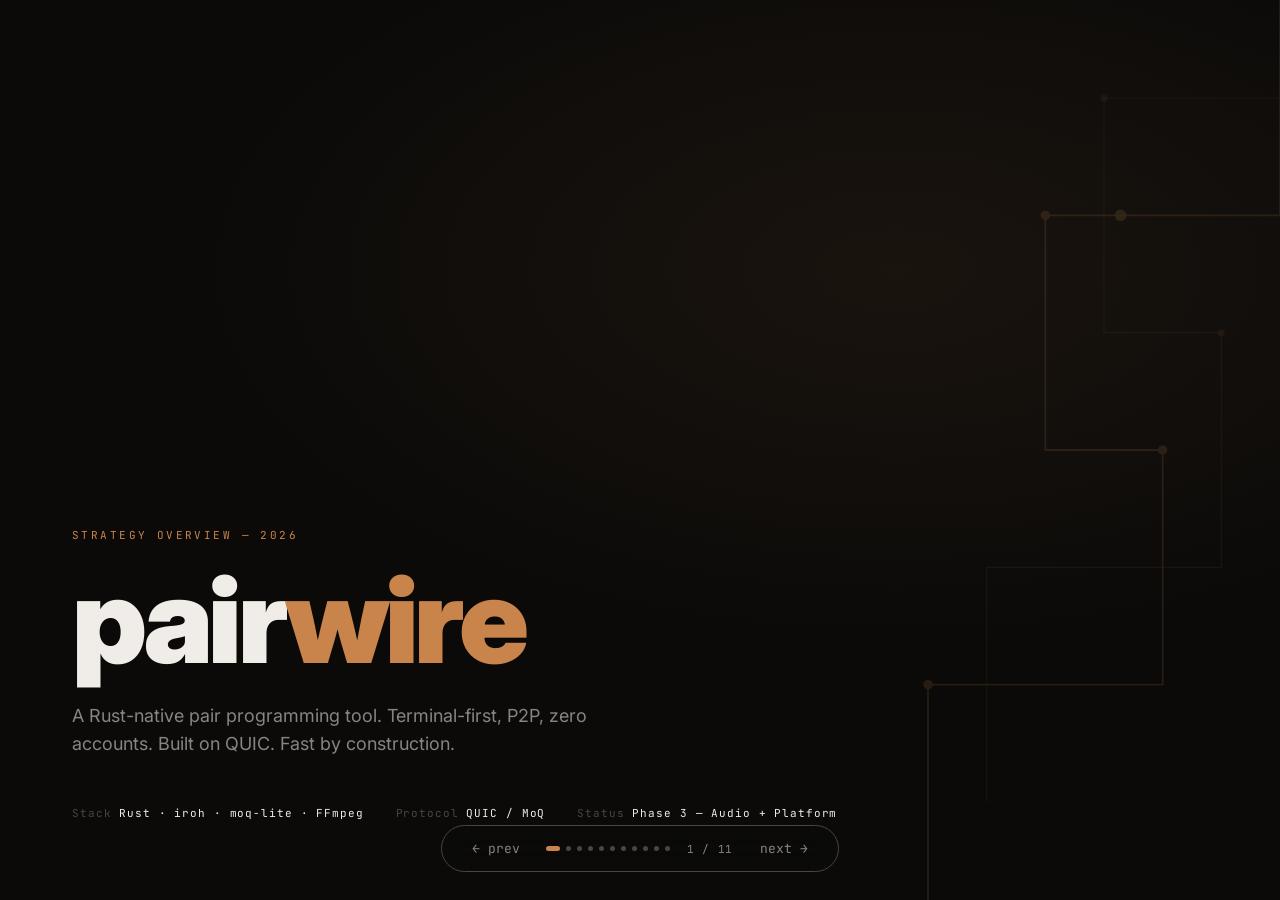
<file: strategy.html>
<!DOCTYPE html>
<html lang="en">
<head>
<meta charset="UTF-8">
<meta name="viewport" content="width=device-width, initial-scale=1.0">
<title>Pairwire — Strategy Deck</title>
<link rel="preconnect" href="https://fonts.googleapis.com">
<link href="https://fonts.googleapis.com/css2?family=Inter:wght@300;400;500;600;700;900&family=JetBrains+Mono:wght@400;500;700&display=swap" rel="stylesheet">
<style>
  :root {
    --bg:        #0B0A09;
    --bg2:       #141210;
    --bg3:       #1C1916;
    --bg4:       #252119;
    --copper:    #C8844A;
    --copper-lt: #E09A62;
    --copper-dk: #9A6030;
    --amber:     #E8B84B;
    --cream:     #F0EDE8;
    --warm-gray: #8A8480;
    --muted:     #4A4540;
    --green:     #4CAF7D;
    --red:       #E05A4A;
    --blue:      #5A9AE0;

    --sans: 'Inter', system-ui, sans-serif;
    --mono: 'JetBrains Mono', 'Fira Code', monospace;
  }

  * { box-sizing: border-box; margin: 0; padding: 0; }

  html, body {
    width: 100%; height: 100%;
    background: var(--bg);
    color: var(--cream);
    font-family: var(--sans);
    overflow: hidden;
  }

  /* ── Slide Container ─────────────────────────────────── */
  .deck {
    width: 100vw; height: 100vh;
    position: relative;
    overflow: hidden;
  }

  .slide {
    position: absolute;
    inset: 0;
    display: none;
    padding: 64px 72px;
    overflow: hidden;
  }
  .slide.active { display: flex; }

  /* ── Navigation ──────────────────────────────────────── */
  .nav {
    position: fixed;
    bottom: 28px; left: 50%;
    transform: translateX(-50%);
    display: flex;
    align-items: center;
    gap: 16px;
    z-index: 100;
    background: rgba(11,10,9,0.8);
    border: 1px solid var(--muted);
    border-radius: 32px;
    padding: 10px 20px;
    backdrop-filter: blur(12px);
  }
  .nav button {
    background: none; border: none;
    color: var(--warm-gray);
    font-family: var(--mono);
    font-size: 13px;
    cursor: pointer;
    padding: 4px 10px;
    border-radius: 16px;
    transition: all 0.2s;
  }
  .nav button:hover { color: var(--cream); background: var(--bg4); }
  .nav .counter {
    font-family: var(--mono);
    font-size: 11px;
    color: var(--warm-gray);
    min-width: 48px;
    text-align: center;
    letter-spacing: 0.05em;
  }
  .progress-dots {
    display: flex; gap: 6px; align-items: center;
  }
  .dot {
    width: 5px; height: 5px;
    border-radius: 50%;
    background: var(--muted);
    transition: all 0.2s;
    cursor: pointer;
  }
  .dot.active { background: var(--copper); width: 14px; border-radius: 3px; }

  /* ── SVG Decorators ──────────────────────────────────── */
  .wire-bg {
    position: absolute;
    inset: 0;
    pointer-events: none;
    opacity: 0.06;
  }

  /* ── Typography ──────────────────────────────────────── */
  .eyebrow {
    font-family: var(--mono);
    font-size: 11px;
    letter-spacing: 0.18em;
    text-transform: uppercase;
    color: var(--copper);
    margin-bottom: 16px;
  }
  h1 { font-size: clamp(48px, 7vw, 88px); font-weight: 900; line-height: 0.95; letter-spacing: -0.03em; }
  h2 { font-size: clamp(28px, 3.5vw, 44px); font-weight: 700; line-height: 1.05; letter-spacing: -0.02em; }
  h3 { font-size: clamp(18px, 2vw, 24px); font-weight: 600; line-height: 1.2; }
  .body { font-size: 15px; line-height: 1.65; color: var(--warm-gray); font-weight: 400; }
  .mono { font-family: var(--mono); }
  .copper { color: var(--copper); }
  .amber { color: var(--amber); }
  .cream { color: var(--cream); }
  .muted { color: var(--warm-gray); }

  /* ── Cards / Surfaces ────────────────────────────────── */
  .card {
    background: var(--bg3);
    border: 1px solid var(--bg4);
    border-radius: 12px;
    padding: 24px 28px;
  }
  .card-accent {
    border-left: 3px solid var(--copper);
  }
  .chip {
    display: inline-block;
    font-family: var(--mono);
    font-size: 10px;
    letter-spacing: 0.1em;
    text-transform: uppercase;
    padding: 4px 10px;
    border-radius: 20px;
    border: 1px solid currentColor;
  }
  .chip-copper { color: var(--copper); }
  .chip-green  { color: var(--green); }
  .chip-red    { color: var(--red); }
  .chip-blue   { color: var(--blue); }
  .chip-amber  { color: var(--amber); }

  /* ── Utility ─────────────────────────────────────────── */
  .row { display: flex; gap: 24px; }
  .col { display: flex; flex-direction: column; gap: 16px; }
  .flex-1 { flex: 1; }
  .flex-2 { flex: 2; }
  .flex-3 { flex: 3; }
  .gap-8  { gap: 8px; }
  .gap-12 { gap: 12px; }
  .gap-32 { gap: 32px; }
  .mt-8  { margin-top: 8px; }
  .mt-16 { margin-top: 16px; }
  .mt-24 { margin-top: 24px; }
  .mt-32 { margin-top: 32px; }
  .divider {
    height: 1px;
    background: var(--bg4);
    margin: 20px 0;
  }

  /* Terminal mockup */
  .terminal {
    background: #0D0C0B;
    border: 1px solid var(--bg4);
    border-radius: 10px;
    overflow: hidden;
    font-family: var(--mono);
    font-size: 13px;
  }
  .term-bar {
    background: var(--bg3);
    padding: 10px 16px;
    display: flex;
    align-items: center;
    gap: 8px;
    border-bottom: 1px solid var(--bg4);
  }
  .term-dot { width: 10px; height: 10px; border-radius: 50%; }
  .term-body { padding: 20px 20px; line-height: 1.7; }
  .term-prompt { color: var(--copper); }
  .term-cmd    { color: var(--cream); }
  .term-out    { color: var(--warm-gray); }
  .term-ok     { color: var(--green); }
  .term-accent { color: var(--amber); }

  /* Mermaid */
  .mermaid { text-align: center; }

  /* Comparison table */
  table { width: 100%; border-collapse: collapse; font-size: 13px; }
  th {
    font-family: var(--mono);
    font-size: 10px;
    letter-spacing: 0.12em;
    text-transform: uppercase;
    color: var(--warm-gray);
    padding: 10px 14px;
    text-align: left;
    border-bottom: 1px solid var(--bg4);
  }
  td { padding: 12px 14px; border-bottom: 1px solid rgba(255,255,255,0.04); vertical-align: middle; }
  tr:last-child td { border-bottom: none; }
  tr.highlight-row td { background: rgba(200,132,74,0.07); }
  .check  { color: var(--green); }
  .cross  { color: var(--red); }
  .partial { color: var(--amber); }

  /* ╔══════════════════════════════════════╗
     ║  SLIDE 1 — TITLE                     ║
     ╚══════════════════════════════════════╝ */
  #s1 {
    flex-direction: column;
    justify-content: flex-end;
    padding-bottom: 80px;
    background:
      radial-gradient(ellipse 80% 60% at 70% 30%, rgba(200,132,74,0.08) 0%, transparent 70%),
      var(--bg);
  }
  .title-super {
    font-family: var(--mono);
    font-size: 11px;
    letter-spacing: 0.22em;
    text-transform: uppercase;
    color: var(--copper);
    margin-bottom: 24px;
  }
  .title-main {
    font-size: clamp(72px, 10vw, 120px);
    font-weight: 900;
    letter-spacing: -0.04em;
    line-height: 0.9;
    color: var(--cream);
  }
  .title-main span { color: var(--copper); }
  .title-sub {
    margin-top: 28px;
    font-size: 18px;
    color: var(--warm-gray);
    font-weight: 400;
    max-width: 520px;
    line-height: 1.55;
  }
  .title-meta {
    margin-top: 48px;
    display: flex;
    gap: 32px;
    align-items: center;
  }
  .meta-item {
    font-family: var(--mono);
    font-size: 11px;
    color: var(--muted);
    letter-spacing: 0.08em;
  }
  .meta-item span { color: var(--cream); }
  .wire-trace {
    position: absolute;
    top: 0; right: 0;
    width: 55%;
    height: 100%;
    pointer-events: none;
    opacity: 0.15;
  }

  /* ╔══════════════════════════════════════╗
     ║  SLIDE 2 — PROBLEM                   ║
     ╚══════════════════════════════════════╝ */
  #s2 { flex-direction: row; align-items: center; gap: 64px; }
  .problem-number {
    font-family: var(--mono);
    font-size: 64px;
    font-weight: 700;
    color: var(--bg4);
    line-height: 1;
    user-select: none;
  }
  .pain-item {
    display: flex;
    gap: 16px;
    align-items: flex-start;
    padding: 18px 0;
    border-bottom: 1px solid var(--bg4);
  }
  .pain-item:last-child { border-bottom: none; }
  .pain-icon { font-size: 20px; margin-top: 2px; flex-shrink: 0; width: 28px; }
  .pain-label { font-size: 15px; font-weight: 600; color: var(--cream); }
  .pain-desc  { font-size: 13px; color: var(--warm-gray); margin-top: 3px; line-height: 1.5; }

  /* ╔══════════════════════════════════════╗
     ║  SLIDE 3 — WHAT IT IS                ║
     ╚══════════════════════════════════════╝ */
  #s3 { flex-direction: row; gap: 48px; align-items: flex-start; padding-top: 56px; }
  .feature-row {
    display: flex;
    gap: 12px;
    align-items: flex-start;
    margin-bottom: 16px;
  }
  .feat-dot {
    width: 6px; height: 6px;
    border-radius: 50%;
    background: var(--copper);
    margin-top: 7px;
    flex-shrink: 0;
  }
  .feat-title  { font-size: 14px; font-weight: 600; color: var(--cream); }
  .feat-detail { font-size: 12px; color: var(--warm-gray); margin-top: 2px; line-height: 1.45; }

  /* ╔══════════════════════════════════════╗
     ║  SLIDE 4 — ARCHITECTURE              ║
     ╚══════════════════════════════════════╝ */
  #s4 { flex-direction: column; align-items: center; justify-content: center; }
  #s4 .mermaid { width: 100%; max-width: 900px; }

  /* ╔══════════════════════════════════════╗
     ║  SLIDE 5 — COMPETITION               ║
     ╚══════════════════════════════════════╝ */
  #s5 { flex-direction: row; gap: 56px; align-items: flex-start; padding-top: 52px; }

  /* ╔══════════════════════════════════════╗
     ║  SLIDE 6 — GTM V1                    ║
     ╚══════════════════════════════════════╝ */
  #s6 {
    flex-direction: column;
    justify-content: center;
    align-items: flex-start;
    background:
      radial-gradient(ellipse 50% 70% at 90% 50%, rgba(200,132,74,0.06) 0%, transparent 70%),
      var(--bg);
  }
  .install-block {
    background: #0D0C0B;
    border: 1px solid var(--copper-dk);
    border-radius: 10px;
    padding: 22px 28px;
    font-family: var(--mono);
    font-size: 16px;
    color: var(--cream);
    margin-top: 28px;
    position: relative;
    overflow: hidden;
  }
  .install-block::before {
    content: '$ ';
    color: var(--copper);
  }
  .install-block .cursor {
    display: inline-block;
    width: 9px; height: 16px;
    background: var(--copper);
    animation: blink 1.1s step-end infinite;
    vertical-align: text-bottom;
    margin-left: 2px;
  }
  @keyframes blink { 0%,100%{opacity:1} 50%{opacity:0} }
  .v1-pillars {
    display: flex;
    gap: 20px;
    margin-top: 40px;
  }
  .pillar {
    flex: 1;
    background: var(--bg3);
    border: 1px solid var(--bg4);
    border-top: 2px solid var(--copper);
    border-radius: 8px;
    padding: 20px;
  }
  .pillar-label { font-family: var(--mono); font-size: 10px; letter-spacing: 0.12em; text-transform: uppercase; color: var(--copper); margin-bottom: 8px; }
  .pillar-value { font-size: 15px; font-weight: 600; color: var(--cream); line-height: 1.4; }
  .pillar-note  { font-size: 12px; color: var(--warm-gray); margin-top: 4px; line-height: 1.4; }

  /* ╔══════════════════════════════════════╗
     ║  SLIDE 7 — MONETISATION              ║
     ╚══════════════════════════════════════╝ */
  #s7 { flex-direction: row; gap: 32px; align-items: stretch; padding-top: 52px; }
  .tier-card {
    flex: 1;
    border-radius: 14px;
    padding: 32px;
    display: flex;
    flex-direction: column;
    gap: 16px;
    border: 1px solid var(--bg4);
  }
  .tier-free { background: var(--bg2); }
  .tier-paid {
    background: linear-gradient(145deg, #1E1610 0%, #16120D 100%);
    border-color: var(--copper-dk);
    position: relative;
    overflow: hidden;
  }
  .tier-paid::before {
    content: '';
    position: absolute;
    top: 0; left: 0; right: 0;
    height: 2px;
    background: linear-gradient(90deg, var(--copper-dk), var(--amber), var(--copper-dk));
  }
  .tier-name { font-size: 11px; font-family: var(--mono); letter-spacing: 0.15em; text-transform: uppercase; }
  .tier-price { font-size: 36px; font-weight: 900; letter-spacing: -0.02em; line-height: 1; }
  .tier-price sub { font-size: 14px; font-weight: 400; color: var(--warm-gray); }
  .tier-feature {
    display: flex;
    gap: 10px;
    align-items: flex-start;
    font-size: 13px;
  }
  .tier-feature .icon { flex-shrink: 0; margin-top: 1px; }
  .tier-divider { height: 1px; background: var(--bg4); }
  .tier-cta {
    margin-top: auto;
    font-size: 12px;
    color: var(--warm-gray);
    font-style: italic;
    line-height: 1.5;
  }

  /* ╔══════════════════════════════════════╗
     ║  SLIDE 8 — THE MOAT                  ║
     ╚══════════════════════════════════════╝ */
  #s8 { flex-direction: row; gap: 56px; align-items: flex-start; padding-top: 52px; }
  .moat-layer {
    display: flex;
    gap: 16px;
    align-items: flex-start;
    padding: 20px 0;
    border-bottom: 1px solid var(--bg4);
  }
  .moat-layer:last-child { border-bottom: none; }
  .moat-num {
    font-family: var(--mono);
    font-size: 28px;
    font-weight: 700;
    color: var(--bg4);
    line-height: 1;
    min-width: 40px;
  }
  .moat-title  { font-size: 15px; font-weight: 600; color: var(--cream); }
  .moat-detail { font-size: 13px; color: var(--warm-gray); margin-top: 4px; line-height: 1.55; }

  /* ╔══════════════════════════════════════╗
     ║  SLIDE 9 — RAID                      ║
     ╚══════════════════════════════════════╝ */
  #s9 { flex-direction: column; gap: 0; padding-top: 48px; }
  .raid-grid {
    display: grid;
    grid-template-columns: 1fr 1fr;
    grid-template-rows: 1fr 1fr;
    gap: 16px;
    flex: 1;
    margin-top: 24px;
  }
  .raid-cell {
    background: var(--bg2);
    border: 1px solid var(--bg4);
    border-radius: 12px;
    padding: 20px 22px;
    overflow: hidden;
  }
  .raid-header {
    font-family: var(--mono);
    font-size: 10px;
    letter-spacing: 0.16em;
    text-transform: uppercase;
    margin-bottom: 14px;
    display: flex;
    align-items: center;
    gap: 8px;
  }
  .raid-dot { width: 7px; height: 7px; border-radius: 50%; flex-shrink: 0; }
  .raid-item {
    font-size: 12px;
    color: var(--warm-gray);
    padding: 6px 0;
    border-bottom: 1px solid rgba(255,255,255,0.03);
    line-height: 1.45;
    display: flex;
    gap: 8px;
    align-items: flex-start;
  }
  .raid-item:last-child { border-bottom: none; }
  .raid-item-dot { width: 4px; height: 4px; border-radius: 50%; background: currentColor; margin-top: 6px; flex-shrink: 0; }
  .raid-risks    .raid-header { color: var(--red);    } .raid-risks    .raid-dot { background: var(--red); }
  .raid-assumptions .raid-header { color: var(--amber); } .raid-assumptions .raid-dot { background: var(--amber); }
  .raid-issues   .raid-header { color: var(--copper); } .raid-issues   .raid-dot { background: var(--copper); }
  .raid-deps     .raid-header { color: var(--blue);   } .raid-deps     .raid-dot { background: var(--blue); }
  .raid-item.raid-risks     { color: rgba(224,90,74,0.75); }
  .raid-item.raid-assumptions { color: rgba(232,184,75,0.75); }
  .raid-item.raid-issues    { color: rgba(200,132,74,0.75); }
  .raid-item.raid-deps      { color: rgba(90,154,224,0.75); }

  /* ╔══════════════════════════════════════╗
     ║  SLIDE 10 — BRAND MOODBOARD          ║
     ╚══════════════════════════════════════╝ */
  #s10 {
    flex-direction: column;
    background:
      radial-gradient(ellipse 60% 50% at 20% 80%, rgba(200,132,74,0.07) 0%, transparent 60%),
      radial-gradient(ellipse 40% 40% at 80% 20%, rgba(232,184,75,0.04) 0%, transparent 60%),
      var(--bg);
    padding-top: 48px;
  }
  .swatch-row {
    display: flex;
    gap: 12px;
    margin-top: 20px;
  }
  .swatch {
    flex: 1;
    border-radius: 8px;
    overflow: hidden;
  }
  .swatch-color { height: 64px; }
  .swatch-info {
    padding: 10px 12px;
    background: var(--bg3);
    border: 1px solid var(--bg4);
    border-top: none;
    border-radius: 0 0 8px 8px;
  }
  .swatch-name  { font-size: 12px; font-weight: 600; color: var(--cream); }
  .swatch-hex   { font-family: var(--mono); font-size: 10px; color: var(--warm-gray); margin-top: 2px; }
  .swatch-use   { font-size: 10px; color: var(--muted); margin-top: 2px; }
  .mood-grid {
    display: grid;
    grid-template-columns: 1fr 1fr 1fr;
    gap: 16px;
    margin-top: 20px;
  }
  .mood-block {
    background: var(--bg3);
    border: 1px solid var(--bg4);
    border-radius: 10px;
    padding: 18px 20px;
  }
  .mood-label { font-family: var(--mono); font-size: 10px; color: var(--copper); letter-spacing: 0.1em; text-transform: uppercase; margin-bottom: 10px; }
  .type-sample-h { font-size: 22px; font-weight: 900; letter-spacing: -0.02em; color: var(--cream); line-height: 1.1; }
  .type-sample-m { font-family: var(--mono); font-size: 13px; color: var(--copper-lt); margin-top: 6px; }
  .persona-tag {
    display: inline-block;
    font-size: 11px;
    padding: 4px 10px;
    border-radius: 20px;
    background: var(--bg4);
    color: var(--warm-gray);
    margin: 3px 3px 0 0;
  }
  .comp-logos {
    display: flex;
    gap: 12px;
    flex-wrap: wrap;
    margin-top: 6px;
  }
  .comp-logo {
    font-size: 12px;
    padding: 5px 12px;
    border: 1px solid var(--bg4);
    border-radius: 6px;
    color: var(--warm-gray);
    font-family: var(--mono);
  }

  /* ╔══════════════════════════════════════╗
     ║  SLIDE 11 — NEXT STEPS               ║
     ╚══════════════════════════════════════╝ */
  #s11 { flex-direction: column; justify-content: center; align-items: flex-start; gap: 0; }
  .roadmap-row {
    display: flex;
    gap: 0;
    margin-top: 36px;
    position: relative;
  }
  .roadmap-row::before {
    content: '';
    position: absolute;
    top: 22px; left: 22px; right: 22px;
    height: 1px;
    background: var(--bg4);
  }
  .roadmap-phase {
    flex: 1;
    display: flex;
    flex-direction: column;
    align-items: center;
    gap: 14px;
    padding: 0 12px;
    position: relative;
  }
  .phase-node {
    width: 44px; height: 44px;
    border-radius: 50%;
    display: flex;
    align-items: center;
    justify-content: center;
    font-family: var(--mono);
    font-size: 13px;
    font-weight: 700;
    position: relative;
    z-index: 1;
    background: var(--bg);
    border: 2px solid var(--bg4);
    color: var(--warm-gray);
  }
  .phase-node.done     { border-color: var(--green);  color: var(--green);  }
  .phase-node.active   { border-color: var(--copper); color: var(--copper); background: rgba(200,132,74,0.1); }
  .phase-node.upcoming { border-color: var(--muted);  color: var(--muted);  }
  .phase-label { font-size: 11px; font-weight: 600; color: var(--cream); text-align: center; line-height: 1.3; }
  .phase-items { list-style: none; text-align: center; }
  .phase-items li { font-size: 11px; color: var(--warm-gray); padding: 2px 0; line-height: 1.4; }
  .phase-tag {
    font-family: var(--mono);
    font-size: 9px;
    letter-spacing: 0.1em;
    text-transform: uppercase;
    color: var(--muted);
    text-align: center;
  }
  .cta-row {
    margin-top: 44px;
    display: flex;
    gap: 24px;
    align-items: center;
  }
  .cta-primary {
    background: var(--copper);
    color: var(--bg);
    font-weight: 700;
    font-size: 14px;
    padding: 12px 28px;
    border-radius: 8px;
    font-family: var(--mono);
    letter-spacing: 0.05em;
  }
  .cta-secondary {
    font-family: var(--mono);
    font-size: 13px;
    color: var(--warm-gray);
    text-decoration: underline;
    text-underline-offset: 3px;
  }
</style>
</head>
<body>
<div class="deck">

  <!-- ══════════════════════════════════════════
       SLIDE 1 — TITLE
  ══════════════════════════════════════════ -->
  <div class="slide active" id="s1">
    <svg class="wire-trace" viewBox="0 0 600 800" fill="none" xmlns="http://www.w3.org/2000/svg" preserveAspectRatio="xMaxYMid slice">
      <path d="M600 0 L600 200 L400 200 L400 400 L500 400 L500 600 L300 600 L300 800" stroke="#C8844A" stroke-width="1.5" fill="none"/>
      <path d="M600 100 L450 100 L450 300 L550 300 L550 500 L350 500 L350 700" stroke="#C8844A" stroke-width="1" fill="none" opacity="0.5"/>
      <circle cx="400" cy="200" r="4" fill="#C8844A"/>
      <circle cx="500" cy="400" r="4" fill="#C8844A"/>
      <circle cx="300" cy="600" r="4" fill="#C8844A"/>
      <circle cx="450" cy="100" r="3" fill="#C8844A" opacity="0.5"/>
      <circle cx="550" cy="300" r="3" fill="#C8844A" opacity="0.5"/>
      <!-- Animated signal dot -->
      <circle r="5" fill="#E8B84B" opacity="0.8">
        <animateMotion dur="4s" repeatCount="indefinite"
          path="M600 0 L600 200 L400 200 L400 400 L500 400 L500 600 L300 600 L300 800"/>
      </circle>
    </svg>

    <div class="title-super">Strategy Overview — 2026</div>
    <div class="title-main">pair<span>wire</span></div>
    <div class="title-sub">A Rust-native pair programming tool. Terminal-first, P2P, zero accounts. Built on QUIC. Fast by construction.</div>
    <div class="title-meta">
      <div class="meta-item">Stack <span>Rust · iroh · moq-lite · FFmpeg</span></div>
      <div class="meta-item">Protocol <span>QUIC / MoQ</span></div>
      <div class="meta-item">Status <span>Phase 3 — Audio + Platform</span></div>
    </div>
  </div>

  <!-- ══════════════════════════════════════════
       SLIDE 2 — THE PROBLEM
  ══════════════════════════════════════════ -->
  <div class="slide" id="s2">
    <div class="col flex-1" style="justify-content: center; padding-right: 24px; border-right: 1px solid var(--bg4);">
      <div class="eyebrow">The Problem</div>
      <h2>Pair programming tools<br>don't actually pair.</h2>
      <div class="body mt-16" style="max-width: 320px;">Every existing tool makes a trade-off that breaks the workflow. Pairwire is built to close all of them.</div>
      <div class="mt-32">
        <div style="font-family: var(--mono); font-size: 11px; color: var(--muted); letter-spacing: 0.1em; text-transform: uppercase; margin-bottom: 4px;">Market gap</div>
        <div style="font-size: 36px; font-weight: 900; color: var(--cream);">$0</div>
        <div style="font-size: 13px; color: var(--warm-gray); margin-top: 2px;">cost to use Tuple if you're on Linux</div>
        <div style="font-size: 11px; color: var(--muted); margin-top: 4px;">(it doesn't support Linux)</div>
      </div>
    </div>

    <div class="col flex-2" style="justify-content: center; padding-left: 24px;">
      <div class="pain-item">
        <div class="pain-icon">🐢</div>
        <div>
          <div class="pain-label">Zoom & Meet: latency floors</div>
          <div class="pain-desc">200–500ms screen share delay. Video compression blurs text. Designed for meetings, not typing.</div>
        </div>
      </div>
      <div class="pain-item">
        <div class="pain-icon">💰</div>
        <div>
          <div class="pain-label">Tuple: great tool, expensive gate</div>
          <div class="pain-desc">$99/user/year. macOS + Windows only. No Linux. Screen-capture only — no terminal-native sharing.</div>
        </div>
      </div>
      <div class="pain-item">
        <div class="pain-icon">🔒</div>
        <div>
          <div class="pain-label">VS Live Share: editor prison</div>
          <div class="pain-desc">VS Code / Visual Studio only. No screen context, no audio, can't show a browser or design tool.</div>
        </div>
      </div>
      <div class="pain-item">
        <div class="pain-icon">📺</div>
        <div>
          <div class="pain-label">Screen capture is the wrong primitive</div>
          <div class="pain-desc">Every tool sends pixels. Terminals are text. A PTY forward is 100× cheaper and perfectly sharp.</div>
        </div>
      </div>
    </div>
  </div>

  <!-- ══════════════════════════════════════════
       SLIDE 3 — WHAT PAIRWIRE IS
  ══════════════════════════════════════════ -->
  <div class="slide" id="s3">
    <div class="col flex-1" style="padding-right: 32px;">
      <div class="eyebrow">The Product</div>
      <h2>Everything in<br>one binary.</h2>
      <div class="body mt-16" style="max-width: 300px;">One <code style="font-family:var(--mono);font-size:13px;color:var(--copper-lt);">pairwire</code> binary. No daemon, no Electron, no accounts. Starts in milliseconds.</div>
      <div class="mt-32">
        <div class="feature-row"><div class="feat-dot"></div><div><div class="feat-title">Screen sharing</div><div class="feat-detail">H.264 via FFmpeg + VideoToolbox (HW). QUIC streams. Priority scheduling per track.</div></div></div>
        <div class="feature-row"><div class="feat-dot"></div><div><div class="feat-title">Audio</div><div class="feat-detail">cpal capture · Opus 48kHz · VAD silence suppression · jitter buffer.</div></div></div>
        <div class="feature-row"><div class="feat-dot"></div><div><div class="feat-title">Remote control</div><div class="feat-detail">Keyboard + mouse injection via CGEvent. Click to drive. Host reclaims on mouse move.</div></div></div>
        <div class="feature-row"><div class="feat-dot"></div><div><div class="feat-title">Terminal sharing</div><div class="feat-detail">PTY forwarding — not screen capture. Pixel-perfect. Your fonts, your theme. Read-only / RW permissions.</div></div></div>
        <div class="feature-row"><div class="feat-dot"></div><div><div class="feat-title">Localhost tunneling</div><div class="feat-detail">QUIC proxy of host's dev server to guest. No SSH, no ngrok, no config.</div></div></div>
        <div class="feature-row"><div class="feat-dot"></div><div><div class="feat-title">Cursor · draw · reactions</div><div class="feat-detail">Bidirectional cursors, laser pointer, persistent strokes, emoji reactions. All via datagrams.</div></div></div>
      </div>
    </div>
    <div class="col flex-2" style="justify-content: center;">
      <div class="terminal">
        <div class="term-bar">
          <div class="term-dot" style="background:#E05A4A"></div>
          <div class="term-dot" style="background:#E8B84B"></div>
          <div class="term-dot" style="background:#4CAF7D"></div>
          <div style="font-family:var(--mono);font-size:11px;color:var(--warm-gray);margin-left:8px;">zsh — pairwire</div>
        </div>
        <div class="term-body">
          <div><span class="term-prompt">❯ </span><span class="term-cmd">pairwire host --tunnel 3000 --terminal</span></div>
          <div class="term-out" style="margin-top:12px;color:var(--copper-lt)">pairwire v0.1.0</div>
          <div class="term-out" style="margin-top:10px;">  Invite link:</div>
          <div class="term-accent" style="margin-left:4px;word-break:break-all;font-size:12px;">  pairwire://0f02581240ab?relay=euc1.relay.pairwire.sh&amp;token=eyJ...</div>
          <div class="term-out" style="margin-top:10px;">  Sharing: screen (1080p30) · audio · terminal</div>
          <div class="term-out">  Tunnels: :3000 (pre-approved)</div>
          <div class="term-out">  Waiting for guest…</div>
          <div class="term-ok" style="margin-top:10px;">  ✓ alice connected (12ms RTT, direct P2P)</div>
          <div class="term-ok">  ✓ Audio active</div>
          <div class="term-ok">  ✓ Tunnel :3000 → alice:3000</div>
          <div style="margin-top:12px;"><span class="term-prompt">❯ </span><span class="cursor"></span></div>
        </div>
      </div>
      <div class="row mt-16 gap-8" style="flex-wrap:wrap;">
        <span class="chip chip-green">No accounts</span>
        <span class="chip chip-copper">P2P encrypted</span>
        <span class="chip chip-copper">~5MB binary</span>
        <span class="chip chip-amber">macOS · Linux · Windows</span>
        <span class="chip chip-blue">Hardware encode</span>
      </div>
    </div>
  </div>

  <!-- ══════════════════════════════════════════
       SLIDE 4 — ARCHITECTURE (SVG)
  ══════════════════════════════════════════ -->
  <div class="slide" id="s4" style="flex-direction:column; justify-content:space-between; padding-top:52px; padding-bottom:72px;">
    <div style="display:flex; justify-content:space-between; align-items:flex-start;">
      <div>
        <div class="eyebrow">Architecture</div>
        <h2 style="font-size:28px;">Single process. QUIC all the way down.</h2>
      </div>
      <div style="display:flex;gap:12px;">
        <span class="chip chip-green">1:1 P2P</span>
        <span class="chip chip-copper">relay optional</span>
      </div>
    </div>

    <!-- SVG Architecture Diagram -->
    <svg viewBox="0 0 1100 380" style="width:100%;flex:1;max-height:340px;" xmlns="http://www.w3.org/2000/svg">
      <defs>
        <marker id="arr" markerWidth="8" markerHeight="8" refX="6" refY="3" orient="auto">
          <path d="M0,0 L0,6 L8,3 z" fill="#C8844A" opacity="0.7"/>
        </marker>
        <marker id="arr2" markerWidth="8" markerHeight="8" refX="6" refY="3" orient="auto">
          <path d="M0,0 L0,6 L8,3 z" fill="#4A4540"/>
        </marker>
        <marker id="arr-rev" markerWidth="8" markerHeight="8" refX="2" refY="3" orient="auto">
          <path d="M8,0 L8,6 L0,3 z" fill="#C8844A" opacity="0.7"/>
        </marker>
      </defs>

      <!-- HOST box -->
      <rect x="20" y="30" width="430" height="300" rx="12" fill="#1C1916" stroke="#2A2520" stroke-width="1.5"/>
      <text x="36" y="22" font-family="JetBrains Mono,monospace" font-size="10" fill="#8A8480" letter-spacing="2" text-anchor="start">HOST PROCESS</text>

      <!-- GUEST box -->
      <rect x="650" y="30" width="430" height="300" rx="12" fill="#1C1916" stroke="#2A2520" stroke-width="1.5"/>
      <text x="666" y="22" font-family="JetBrains Mono,monospace" font-size="10" fill="#8A8480" letter-spacing="2" text-anchor="start">GUEST PROCESS</text>

      <!-- HOST nodes -->
      <!-- scap -->
      <rect x="44" y="60" width="90" height="48" rx="8" fill="#252119" stroke="#4A4540"/>
      <text x="89" y="80" font-family="JetBrains Mono,monospace" font-size="11" fill="#F0EDE8" text-anchor="middle">scap</text>
      <text x="89" y="96" font-family="JetBrains Mono,monospace" font-size="9" fill="#8A8480" text-anchor="middle">capture</text>

      <!-- cpal -->
      <rect x="44" y="192" width="90" height="48" rx="8" fill="#252119" stroke="#4A4540"/>
      <text x="89" y="212" font-family="JetBrains Mono,monospace" font-size="11" fill="#F0EDE8" text-anchor="middle">cpal</text>
      <text x="89" y="228" font-family="JetBrains Mono,monospace" font-size="9" fill="#8A8480" text-anchor="middle">audio in</text>

      <!-- FFmpeg encode -->
      <rect x="168" y="60" width="100" height="48" rx="8" fill="#252119" stroke="#4A4540"/>
      <text x="218" y="80" font-family="JetBrains Mono,monospace" font-size="11" fill="#F0EDE8" text-anchor="middle">FFmpeg</text>
      <text x="218" y="96" font-family="JetBrains Mono,monospace" font-size="9" fill="#8A8480" text-anchor="middle">H.264 encode</text>

      <!-- Opus encode -->
      <rect x="168" y="192" width="100" height="48" rx="8" fill="#252119" stroke="#4A4540"/>
      <text x="218" y="212" font-family="JetBrains Mono,monospace" font-size="11" fill="#F0EDE8" text-anchor="middle">Opus</text>
      <text x="218" y="228" font-family="JetBrains Mono,monospace" font-size="9" fill="#8A8480" text-anchor="middle">encode</text>

      <!-- moq-lite / hang -->
      <rect x="300" y="116" width="110" height="54" rx="8" fill="#252119" stroke="#9A6030" stroke-width="1.5"/>
      <text x="355" y="138" font-family="JetBrains Mono,monospace" font-size="11" fill="#C8844A" text-anchor="middle">moq-lite</text>
      <text x="355" y="154" font-family="JetBrains Mono,monospace" font-size="9" fill="#8A8480" text-anchor="middle">+ hang tracks</text>

      <!-- iroh HOST -->
      <rect x="300" y="228" width="110" height="72" rx="8" fill="#252119" stroke="#C8844A" stroke-width="1.5"/>
      <text x="355" y="256" font-family="JetBrains Mono,monospace" font-size="11" fill="#E09A62" text-anchor="middle">iroh</text>
      <text x="355" y="272" font-family="JetBrains Mono,monospace" font-size="9" fill="#8A8480" text-anchor="middle">transport</text>
      <text x="355" y="289" font-family="JetBrains Mono,monospace" font-size="8" fill="#4A4540" text-anchor="middle">QUIC TLS 1.3</text>

      <!-- HOST arrows -->
      <line x1="134" y1="84" x2="166" y2="84" stroke="#4A4540" stroke-width="1.2" marker-end="url(#arr2)"/>
      <line x1="134" y1="216" x2="166" y2="216" stroke="#4A4540" stroke-width="1.2" marker-end="url(#arr2)"/>
      <line x1="268" y1="84" x2="298" y2="136" stroke="#C8844A" stroke-width="1.2" opacity="0.6" marker-end="url(#arr)"/>
      <line x1="268" y1="216" x2="298" y2="155" stroke="#C8844A" stroke-width="1.2" opacity="0.6" marker-end="url(#arr)"/>
      <line x1="355" y1="170" x2="355" y2="226" stroke="#C8844A" stroke-width="1.2" opacity="0.7" marker-end="url(#arr)"/>

      <!-- QUIC connection (middle) -->
      <rect x="462" y="155" width="176" height="60" rx="10" fill="#141210" stroke="#C8844A" stroke-width="1" stroke-dasharray="4 3"/>
      <text x="550" y="179" font-family="JetBrains Mono,monospace" font-size="10" fill="#C8844A" text-anchor="middle">QUIC TLS 1.3</text>
      <text x="550" y="196" font-family="JetBrains Mono,monospace" font-size="9" fill="#8A8480" text-anchor="middle">P2P · relay fallback</text>
      <!-- bidirectional arrows -->
      <line x1="462" y1="178" x2="412" y2="270" stroke="#C8844A" stroke-width="1.5" opacity="0.8" marker-end="url(#arr)" marker-start="url(#arr-rev)"/>
      <line x1="638" y1="178" x2="688" y2="270" stroke="#C8844A" stroke-width="1.5" opacity="0.8" marker-end="url(#arr)" marker-start="url(#arr-rev)"/>

      <!-- Signal animation along QUIC line -->
      <circle r="4" fill="#E8B84B" opacity="0.9">
        <animateMotion dur="2.5s" repeatCount="indefinite" path="M412,270 L462,178 L638,178 L688,270"/>
      </circle>

      <!-- GUEST nodes -->
      <!-- iroh GUEST -->
      <rect x="690" y="228" width="110" height="72" rx="8" fill="#252119" stroke="#C8844A" stroke-width="1.5"/>
      <text x="745" y="256" font-family="JetBrains Mono,monospace" font-size="11" fill="#E09A62" text-anchor="middle">iroh</text>
      <text x="745" y="272" font-family="JetBrains Mono,monospace" font-size="9" fill="#8A8480" text-anchor="middle">transport</text>
      <text x="745" y="289" font-family="JetBrains Mono,monospace" font-size="8" fill="#4A4540" text-anchor="middle">QUIC TLS 1.3</text>

      <!-- moq-lite consumer -->
      <rect x="690" y="116" width="110" height="54" rx="8" fill="#252119" stroke="#9A6030" stroke-width="1.5"/>
      <text x="745" y="138" font-family="JetBrains Mono,monospace" font-size="11" fill="#C8844A" text-anchor="middle">moq-lite</text>
      <text x="745" y="154" font-family="JetBrains Mono,monospace" font-size="9" fill="#8A8480" text-anchor="middle">subscriber</text>

      <!-- FFmpeg decode -->
      <rect x="832" y="60" width="100" height="48" rx="8" fill="#252119" stroke="#4A4540"/>
      <text x="882" y="80" font-family="JetBrains Mono,monospace" font-size="11" fill="#F0EDE8" text-anchor="middle">FFmpeg</text>
      <text x="882" y="96" font-family="JetBrains Mono,monospace" font-size="9" fill="#8A8480" text-anchor="middle">H.264 decode</text>

      <!-- Opus decode -->
      <rect x="832" y="192" width="100" height="48" rx="8" fill="#252119" stroke="#4A4540"/>
      <text x="882" y="212" font-family="JetBrains Mono,monospace" font-size="11" fill="#F0EDE8" text-anchor="middle">Opus</text>
      <text x="882" y="228" font-family="JetBrains Mono,monospace" font-size="9" fill="#8A8480" text-anchor="middle">decode</text>

      <!-- egui viewer -->
      <rect x="966" y="60" width="84" height="48" rx="8" fill="#252119" stroke="#4A4540"/>
      <text x="1008" y="80" font-family="JetBrains Mono,monospace" font-size="10" fill="#F0EDE8" text-anchor="middle">egui/wgpu</text>
      <text x="1008" y="96" font-family="JetBrains Mono,monospace" font-size="9" fill="#8A8480" text-anchor="middle">viewer</text>

      <!-- cpal out -->
      <rect x="966" y="192" width="84" height="48" rx="8" fill="#252119" stroke="#4A4540"/>
      <text x="1008" y="212" font-family="JetBrains Mono,monospace" font-size="10" fill="#F0EDE8" text-anchor="middle">cpal</text>
      <text x="1008" y="228" font-family="JetBrains Mono,monospace" font-size="9" fill="#8A8480" text-anchor="middle">playback</text>

      <!-- GUEST arrows -->
      <line x1="745" y1="228" x2="745" y2="172" stroke="#C8844A" stroke-width="1.2" opacity="0.7" marker-end="url(#arr)"/>
      <line x1="800" y1="136" x2="830" y2="84" stroke="#C8844A" stroke-width="1.2" opacity="0.6" marker-end="url(#arr)"/>
      <line x1="800" y1="154" x2="830" y2="216" stroke="#C8844A" stroke-width="1.2" opacity="0.6" marker-end="url(#arr)"/>
      <line x1="932" y1="84" x2="964" y2="84" stroke="#4A4540" stroke-width="1.2" marker-end="url(#arr2)"/>
      <line x1="932" y1="216" x2="964" y2="216" stroke="#4A4540" stroke-width="1.2" marker-end="url(#arr2)"/>

      <!-- PTY / Tunnel labels on iroh boxes -->
      <text x="355" y="309" font-family="JetBrains Mono,monospace" font-size="8" fill="#4A4540" text-anchor="middle">+ PTY · tunnel · cursor</text>
      <text x="745" y="309" font-family="JetBrains Mono,monospace" font-size="8" fill="#4A4540" text-anchor="middle">+ PTY · tunnel · cursor</text>
    </svg>

    <!-- Bottom legend -->
    <div class="row" style="gap:16px; margin-top:0;">
      <div class="card flex-1" style="padding:12px 16px;">
        <div style="font-family:var(--mono);font-size:9px;color:var(--copper);letter-spacing:0.12em;text-transform:uppercase;margin-bottom:6px;">Media tracks</div>
        <div style="font-size:12px;color:var(--warm-gray);">moq-lite + hang — priority scheduling, group/frame model, WebCodecs frames</div>
      </div>
      <div class="card flex-1" style="padding:12px 16px;">
        <div style="font-family:var(--mono);font-size:9px;color:var(--copper);letter-spacing:0.12em;text-transform:uppercase;margin-bottom:6px;">Control / input</div>
        <div style="font-size:12px;color:var(--warm-gray);">Raw QUIC bidi streams — keyboard, mouse, clipboard, handshake, tunnel protocol</div>
      </div>
      <div class="card flex-1" style="padding:12px 16px;">
        <div style="font-family:var(--mono);font-size:9px;color:var(--copper);letter-spacing:0.12em;text-transform:uppercase;margin-bottom:6px;">Presence</div>
        <div style="font-size:12px;color:var(--warm-gray);">QUIC datagrams — cursor, drawing points, emoji reactions (&lt;50 bytes each)</div>
      </div>
    </div>
  </div>

  <!-- ══════════════════════════════════════════
       SLIDE 5 — COMPETITION
  ══════════════════════════════════════════ -->
  <div class="slide" id="s5">
    <div class="col" style="flex: 0 0 220px; justify-content: flex-start; padding-top: 4px;">
      <div class="eyebrow">Competition</div>
      <h2>The only tool that<br>does all of it.</h2>
      <div class="body mt-16">The market is either expensive, locked to one editor, or just not built for pairing.</div>

      <div class="mt-32 col gap-8">
        <div style="font-family:var(--mono);font-size:10px;color:var(--muted);letter-spacing:0.12em;text-transform:uppercase;margin-bottom:4px;">Our edges</div>
        <div style="font-size:13px;color:var(--cream);">✦ <span style="color:var(--copper)">Free</span> 1:1 — forever</div>
        <div style="font-size:13px;color:var(--cream);">✦ <span style="color:var(--copper)">Linux</span> first-class</div>
        <div style="font-size:13px;color:var(--cream);">✦ PTY terminal sharing</div>
        <div style="font-size:13px;color:var(--cream);">✦ Localhost tunneling</div>
        <div style="font-size:13px;color:var(--cream);">✦ Zero Electron</div>
        <div style="font-size:13px;color:var(--cream);">✦ Open source</div>
      </div>
    </div>
    <div class="flex-2" style="overflow: auto;">
      <table>
        <thead>
          <tr>
            <th></th>
            <th>Pairwire</th>
            <th>Tuple</th>
            <th>VS Live Share</th>
            <th>Discord</th>
            <th>Zoom</th>
          </tr>
        </thead>
        <tbody>
          <tr class="highlight-row">
            <td><span style="font-family:var(--mono);font-size:12px;color:var(--cream)">Free tier</span></td>
            <td><span class="check">✓ Always</span></td>
            <td><span class="cross">✗</span></td>
            <td><span class="check">✓</span></td>
            <td><span class="check">✓</span></td>
            <td><span class="partial">~ limited</span></td>
          </tr>
          <tr>
            <td><span style="font-family:var(--mono);font-size:12px;color:var(--cream)">Linux</span></td>
            <td><span class="check">✓</span></td>
            <td><span class="cross">✗</span></td>
            <td><span class="check">✓</span></td>
            <td><span class="check">✓</span></td>
            <td><span class="check">✓</span></td>
          </tr>
          <tr>
            <td><span style="font-family:var(--mono);font-size:12px;color:var(--cream)">Screen sharing</span></td>
            <td><span class="check">✓ H.264 HW</span></td>
            <td><span class="check">✓ 5K</span></td>
            <td><span class="cross">✗</span></td>
            <td><span class="partial">~ 1080p</span></td>
            <td><span class="partial">~ laggy</span></td>
          </tr>
          <tr>
            <td><span style="font-family:var(--mono);font-size:12px;color:var(--cream)">Remote control</span></td>
            <td><span class="check">✓</span></td>
            <td><span class="check">✓</span></td>
            <td><span class="partial">~ editor only</span></td>
            <td><span class="cross">✗</span></td>
            <td><span class="cross">✗</span></td>
          </tr>
          <tr class="highlight-row">
            <td><span style="font-family:var(--mono);font-size:12px;color:var(--cream)">Terminal (PTY)</span></td>
            <td><span class="check">✓ native PTY</span></td>
            <td><span class="cross">✗ screen only</span></td>
            <td><span class="partial">~ shared term</span></td>
            <td><span class="cross">✗</span></td>
            <td><span class="cross">✗</span></td>
          </tr>
          <tr class="highlight-row">
            <td><span style="font-family:var(--mono);font-size:12px;color:var(--cream)">Localhost tunnels</span></td>
            <td><span class="check">✓</span></td>
            <td><span class="cross">✗</span></td>
            <td><span class="check">✓</span></td>
            <td><span class="cross">✗</span></td>
            <td><span class="cross">✗</span></td>
          </tr>
          <tr>
            <td><span style="font-family:var(--mono);font-size:12px;color:var(--cream)">Audio</span></td>
            <td><span class="check">✓ Opus</span></td>
            <td><span class="check">✓</span></td>
            <td><span class="cross">✗</span></td>
            <td><span class="check">✓</span></td>
            <td><span class="check">✓</span></td>
          </tr>
          <tr>
            <td><span style="font-family:var(--mono);font-size:12px;color:var(--cream)">No Electron</span></td>
            <td><span class="check">✓</span></td>
            <td><span class="check">✓</span></td>
            <td><span class="cross">✗</span></td>
            <td><span class="cross">✗</span></td>
            <td><span class="cross">✗</span></td>
          </tr>
          <tr>
            <td><span style="font-family:var(--mono);font-size:12px;color:var(--cream)">Open source</span></td>
            <td><span class="check">✓</span></td>
            <td><span class="cross">✗</span></td>
            <td><span class="cross">✗</span></td>
            <td><span class="cross">✗</span></td>
            <td><span class="cross">✗</span></td>
          </tr>
          <tr>
            <td><span style="font-family:var(--mono);font-size:12px;color:var(--cream)">Multi-party</span></td>
            <td><span class="partial">~ v2</span></td>
            <td><span class="check">✓</span></td>
            <td><span class="check">✓</span></td>
            <td><span class="check">✓</span></td>
            <td><span class="check">✓</span></td>
          </tr>
        </tbody>
      </table>
    </div>
  </div>

  <!-- ══════════════════════════════════════════
       SLIDE 6 — GTM V1
  ══════════════════════════════════════════ -->
  <div class="slide" id="s6">
    <div style="max-width: 700px;">
      <div class="eyebrow">Go-to-Market · v1</div>
      <h2>Ship a .sh file.<br>Let developers find it.</h2>
      <div class="body mt-16" style="max-width: 560px;">
        v1 is not a product launch — it's a <em style="color:var(--cream);font-style:normal;">developer artefact</em>. A single install script. Free forever. No accounts. No friction. Word-of-mouth is the only GTM that works for developer tools.
      </div>
      <div class="install-block">
        curl -fsSL https://pairwire.sh/install.sh | sh<span class="cursor"></span>
      </div>
      <div class="v1-pillars">
        <div class="pillar">
          <div class="pillar-label">Distribution</div>
          <div class="pillar-value">pairwire.sh</div>
          <div class="pillar-note">.sh installer → GitHub releases binary. Homebrew tap. Eventually: package managers.</div>
        </div>
        <div class="pillar">
          <div class="pillar-label">Connectivity</div>
          <div class="pillar-value">CF Relay + iroh P2P</div>
          <div class="pillar-note">Cloudflare's MoQ relay for NAT hole-punch. Direct QUIC when possible. Zero server ops.</div>
        </div>
        <div class="pillar">
          <div class="pillar-label">Acquisition</div>
          <div class="pillar-value">Show the demo</div>
          <div class="pillar-note">Terminal output as social proof. "Here's me pairing with Alice with zero setup." HN, Reddit, Twitter.</div>
        </div>
        <div class="pillar">
          <div class="pillar-label">Server cost</div>
          <div class="pillar-value">~$0</div>
          <div class="pillar-note">1:1 is pure P2P. CF relay is free for low-volume. No database, no auth service, no API.</div>
        </div>
      </div>
    </div>
    <svg style="position:absolute;right:64px;top:50%;transform:translateY(-50%);width:240px;height:320px;opacity:0.12;" viewBox="0 0 240 320">
      <rect x="10" y="10" width="220" height="300" rx="12" stroke="#C8844A" stroke-width="1.5" fill="none"/>
      <line x1="10" y1="48" x2="230" y2="48" stroke="#C8844A" stroke-width="1"/>
      <circle cx="28" cy="29" r="6" fill="#E05A4A"/>
      <circle cx="46" cy="29" r="6" fill="#E8B84B"/>
      <circle cx="64" cy="29" r="6" fill="#4CAF7D"/>
      <rect x="28" y="64" width="80" height="8" rx="2" fill="#C8844A" opacity="0.6"/>
      <rect x="28" y="82" width="160" height="6" rx="2" fill="#C8844A" opacity="0.3"/>
      <rect x="28" y="96" width="140" height="6" rx="2" fill="#C8844A" opacity="0.3"/>
      <rect x="28" y="118" width="184" height="32" rx="6" fill="#C8844A" opacity="0.15" stroke="#C8844A" stroke-width="1"/>
      <rect x="36" y="130" width="120" height="8" rx="2" fill="#C8844A" opacity="0.5"/>
      <rect x="28" y="166" width="60" height="6" rx="2" fill="#4CAF7D" opacity="0.6"/>
      <rect x="96" y="166" width="80" height="6" rx="2" fill="#4CAF7D" opacity="0.6"/>
      <rect x="28" y="182" width="100" height="6" rx="2" fill="#4CAF7D" opacity="0.4"/>
    </svg>
  </div>

  <!-- ══════════════════════════════════════════
       SLIDE 7 — MONETISATION
  ══════════════════════════════════════════ -->
  <div class="slide" id="s7">
    <div class="col" style="flex: 0 0 240px; justify-content: flex-start; padding-top: 4px; padding-right: 40px; border-right: 1px solid var(--bg4);">
      <div class="eyebrow">Monetisation</div>
      <h2>Free gets you in.<br>Rooms make it pay.</h2>
      <div class="body mt-16">The 1:1 free tier isn't charity — it's distribution. Every free user is a potential upgrade when they need a third person in the room.</div>
      <div class="mt-24 card" style="padding:16px 18px;">
        <div style="font-family:var(--mono);font-size:10px;color:var(--muted);letter-spacing:0.1em;text-transform:uppercase;margin-bottom:8px;">Comparable shape</div>
        <div style="font-size:13px;color:var(--warm-gray);line-height:1.6;">Tuple charges $99/user/year with no free tier. Pairwire's free 1:1 is the wedge — then convert teams at a lower per-seat rate with more features.</div>
      </div>
    </div>
    <div style="flex: 1; display: flex; flex-direction: column; padding-left: 32px;">
      <div style="flex:1; display:flex; gap:20px; align-items:stretch;">
        <div class="tier-card tier-free">
          <div class="tier-name" style="color: var(--warm-gray);">Direct — Free</div>
          <div class="tier-price cream">$0 <sub>/forever</sub></div>
          <div class="tier-divider"></div>
          <div class="tier-feature"><span class="icon check">✓</span> 1:1 sessions only</div>
          <div class="tier-feature"><span class="icon check">✓</span> Screen + audio + terminal</div>
          <div class="tier-feature"><span class="icon check">✓</span> Remote control + tunnels</div>
          <div class="tier-feature"><span class="icon check">✓</span> P2P encrypted — no server</div>
          <div class="tier-feature"><span class="icon check">✓</span> macOS · Linux · Windows</div>
          <div class="tier-feature"><span class="icon cross" style="color:var(--muted)">—</span> <span style="color:var(--muted)">3+ peers</span></div>
          <div class="tier-feature"><span class="icon cross" style="color:var(--muted)">—</span> <span style="color:var(--muted)">Recording</span></div>
          <div class="tier-feature"><span class="icon cross" style="color:var(--muted)">—</span> <span style="color:var(--muted)">Transcription</span></div>
          <div class="tier-cta">The complete pair programming experience. No feature cuts that matter for 1:1.</div>
        </div>
        <div class="tier-card tier-paid">
          <div class="tier-name" style="color: var(--copper);">Rooms — Paid</div>
          <div class="tier-price" style="color:var(--amber)">TBD <sub>/user/mo</sub></div>
          <div class="tier-divider"></div>
          <div class="tier-feature"><span class="icon check">✓</span> Everything in Free</div>
          <div class="tier-feature"><span class="icon" style="color:var(--copper)">✦</span> 3–8 peers per room</div>
          <div class="tier-feature"><span class="icon" style="color:var(--copper)">✦</span> Session recording</div>
          <div class="tier-feature"><span class="icon" style="color:var(--copper)">✦</span> Live transcription (Whisper)</div>
          <div class="tier-feature"><span class="icon" style="color:var(--copper)">✦</span> Team room management</div>
          <div class="tier-feature"><span class="icon" style="color:var(--copper)">✦</span> Analytics + quality metrics</div>
          <div class="tier-feature"><span class="icon" style="color:var(--copper)">✦</span> Persistent room IDs + SSO</div>
          <div class="tier-feature"><span class="icon" style="color:var(--copper)">✦</span> Self-hosted relay option</div>
          <div class="tier-cta">Powered by moq-relay. QUIC TLS means relay operator can't read session content — only metadata.</div>
        </div>
      </div>
    </div>
  </div>

  <!-- ══════════════════════════════════════════
       SLIDE 8 — THE MOAT
  ══════════════════════════════════════════ -->
  <div class="slide" id="s8">
    <div class="col flex-1" style="padding-right: 56px; border-right: 1px solid var(--bg4); justify-content: flex-start; padding-top: 4px;">
      <div class="eyebrow">The Moat</div>
      <h2>Infrastructure is the<br>paid-tier lock-in.</h2>
      <div class="body mt-16" style="max-width:320px;">Free tier builds trust. The relay network enables features that physically can't exist P2P. That's the product moat — not price, not features, but infrastructure.</div>
      <div class="mt-24 card card-accent" style="padding:16px 20px;">
        <div style="font-size:13px;color:var(--warm-gray);line-height:1.65;">QUIC TLS 1.3 means the relay <em style="color:var(--cream);font-style:normal;">cannot read</em> session content. It can only route, timestamp, and count. Recording and transcription are opt-in features that run at the relay — not surveillance.</div>
      </div>

      <div class="mt-24">
        <div style="font-family:var(--mono);font-size:10px;color:var(--muted);letter-spacing:0.1em;text-transform:uppercase;margin-bottom:12px;">Relay topology</div>
        <div style="font-family:var(--mono);font-size:11px;color:var(--warm-gray);line-height:1.8;background:var(--bg3);border-radius:8px;padding:16px;">
          Root (discovery only)<br>
          ├── Leaf US  ←→  Leaf EU<br>
          └──────────→  Leaf APAC<br>
          <span style="color:var(--muted);">(NxN mesh, 2 hops max)</span>
        </div>
      </div>
    </div>
    <div class="col flex-2" style="padding-left: 24px; justify-content: flex-start; padding-top: 4px;">
      <div class="moat-layer">
        <div class="moat-num">01</div>
        <div>
          <div class="moat-title">Relay as SFU</div>
          <div class="moat-detail">moq-relay (from moq-dev/moq) handles fan-out. Host uploads once regardless of guest count. v1 uses Cloudflare's anycast relay — zero ops. v2 operates own nodes for feature control.</div>
        </div>
      </div>
      <div class="moat-layer">
        <div class="moat-num">02</div>
        <div>
          <div class="moat-title">Recording at the relay</div>
          <div class="moat-detail">Relay taps hang tracks → object storage. Playback via web viewer. Opt-in. Can't exist in P2P — there's no third-party to write to disk.</div>
        </div>
      </div>
      <div class="moat-layer">
        <div class="moat-num">03</div>
        <div>
          <div class="moat-title">Live transcription</div>
          <div class="moat-detail">audio/asr simulcast track (16kHz mono Opus) forwarded to Whisper worker at relay. Captions streamed back as a hang text track. P2P can't run Whisper on behalf of both peers.</div>
        </div>
      </div>
      <div class="moat-layer">
        <div class="moat-num">04</div>
        <div>
          <div class="moat-title">Protocol is the moat</div>
          <div class="moat-detail">moq-lite + hang is an open standard. But operating a low-latency, globally-distributed relay network on top of it takes time and capital. Cloudflare could compete — but you'll get there first among developer tools.</div>
        </div>
      </div>
    </div>
  </div>

  <!-- ══════════════════════════════════════════
       SLIDE 9 — RAID LOG
  ══════════════════════════════════════════ -->
  <div class="slide" id="s9">
    <div class="eyebrow">RAID Log</div>
    <div class="raid-grid">

      <div class="raid-cell raid-risks">
        <div class="raid-header"><div class="raid-dot"></div>Risks</div>
        <div class="raid-item raid-risks"><div class="raid-item-dot"></div>moq-dev/moq is pre-1.0 — API instability, breaking changes on upgrade</div>
        <div class="raid-item raid-risks"><div class="raid-item-dot"></div>Tuple adds Linux + drops price — shrinks the wedge</div>
        <div class="raid-item raid-risks"><div class="raid-item-dot"></div>scap (beta) platform-specific bugs; no dirty-rect exposure</div>
        <div class="raid-item raid-risks"><div class="raid-item-dot"></div>macOS ScreenCaptureKit sandbox tightening could break capture</div>
        <div class="raid-item raid-risks"><div class="raid-item-dot"></div>FFmpeg static linking complexity per platform / CI burden</div>
        <div class="raid-item raid-risks"><div class="raid-item-dot"></div>moq-relay single root node — no HA until Issue #927 ships</div>
        <div class="raid-item raid-risks"><div class="raid-item-dot"></div>Network effects: developers use what their team uses</div>
      </div>

      <div class="raid-cell raid-assumptions">
        <div class="raid-header"><div class="raid-dot"></div>Assumptions</div>
        <div class="raid-item raid-assumptions"><div class="raid-item-dot"></div>Developers will install via .sh — no GUI installer needed for v1</div>
        <div class="raid-item raid-assumptions"><div class="raid-item-dot"></div>1:1 free tier is sufficient for acquisition; teams upgrade to rooms</div>
        <div class="raid-item raid-assumptions"><div class="raid-item-dot"></div>Cloudflare CF relay handles NAT reliably enough for v1 (no self-ops)</div>
        <div class="raid-item raid-assumptions"><div class="raid-item-dot"></div>hang adoption (P2.1.1) lands without major regressions in existing pipeline</div>
        <div class="raid-item raid-assumptions"><div class="raid-item-dot"></div>moq-relay clusters to production scale — evidenced by cdn.moq.dev (3 nodes live)</div>
        <div class="raid-item raid-assumptions"><div class="raid-item-dot"></div>Developer audience tolerates CLI-first UX over polished GUI onboarding</div>
        <div class="raid-item raid-assumptions"><div class="raid-item-dot"></div>Linux market is large enough to justify first-class support from day 1</div>
      </div>

      <div class="raid-cell raid-issues">
        <div class="raid-header"><div class="raid-dot"></div>Issues (Known)</div>
        <div class="raid-item raid-issues"><div class="raid-item-dot"></div>Cursor wiring incomplete — P3.5.1 not yet started</div>
        <div class="raid-item raid-issues"><div class="raid-item-dot"></div>Input forwarding (keyboard/mouse) not wired into session — P3.5.2</div>
        <div class="raid-item raid-issues"><div class="raid-item-dot"></div>Clipboard sync code complete but not wired — P3.5.5</div>
        <div class="raid-item raid-issues"><div class="raid-item-dot"></div>Quality adaptation code complete but not wired — P3.5.6</div>
        <div class="raid-item raid-issues"><div class="raid-item-dot"></div>Bidirectional audio (guest mic → host) absent — P3.2.1</div>
        <div class="raid-item raid-issues"><div class="raid-item-dot"></div>hang layer not yet adopted — using custom ScreenFrameHeader — P2.1.1</div>
        <div class="raid-item raid-issues"><div class="raid-item-dot"></div>Video "not crisp" at 4K→1080p — root cause: Constrained Baseline profile (P4.7.1)</div>
      </div>

      <div class="raid-cell raid-deps">
        <div class="raid-header"><div class="raid-dot"></div>Dependencies</div>
        <div class="raid-item raid-deps"><div class="raid-item-dot"></div>iroh (pre-1.0) — sole network layer, pinned to 0.97</div>
        <div class="raid-item raid-deps"><div class="raid-item-dot"></div>moq-dev/moq — moq-lite, hang, moq-relay (Luke Curley / Discord)</div>
        <div class="raid-item raid-deps"><div class="raid-item-dot"></div>scap (beta 0.1.x) — cross-platform screen capture</div>
        <div class="raid-item raid-deps"><div class="raid-item-dot"></div>ffmpeg-next 8.x — video encode/decode, hardware acceleration</div>
        <div class="raid-item raid-deps"><div class="raid-item-dot"></div>Cloudflare MoQ relay — v1 NAT hole-punch and relay fallback</div>
        <div class="raid-item raid-deps"><div class="raid-item-dot"></div>moq-dev/moq#927 — tree topology, required for multi-region HA (unshipped)</div>
        <div class="raid-item raid-deps"><div class="raid-item-dot"></div>cpal 0.17 / audiopus — audio capture and Opus encoding</div>
      </div>

    </div>
  </div>

  <!-- ══════════════════════════════════════════
       SLIDE 10 — BRAND MOODBOARD
  ══════════════════════════════════════════ -->
  <div class="slide" id="s10">
    <div class="eyebrow">Brand Identity</div>
    <div class="row" style="align-items:flex-start; gap:48px; flex:1;">
      <div class="col" style="flex: 0 0 340px;">
        <h2 style="font-size:32px;">Warm Signal.</h2>
        <div class="body mt-8" style="max-width:300px;font-size:13px;">Copper wire. Direct connection. Elevated developer taste. Not a hacker aesthetic — a craftsperson's tool.</div>
        <div class="swatch-row">
          <div class="swatch">
            <div class="swatch-color" style="background:#0B0A09;border:1px solid #252119;border-bottom:none;border-radius:8px 8px 0 0;"></div>
            <div class="swatch-info"><div class="swatch-name">Void</div><div class="swatch-hex">#0B0A09</div><div class="swatch-use">Base background</div></div>
          </div>
          <div class="swatch">
            <div class="swatch-color" style="background:#C8844A;border-radius:8px 8px 0 0;"></div>
            <div class="swatch-info"><div class="swatch-name">Copper</div><div class="swatch-hex">#C8844A</div><div class="swatch-use">Primary accent</div></div>
          </div>
          <div class="swatch">
            <div class="swatch-color" style="background:#E8B84B;border-radius:8px 8px 0 0;"></div>
            <div class="swatch-info"><div class="swatch-name">Amber</div><div class="swatch-hex">#E8B84B</div><div class="swatch-use">Highlight / signal</div></div>
          </div>
          <div class="swatch">
            <div class="swatch-color" style="background:#F0EDE8;border-radius:8px 8px 0 0;"></div>
            <div class="swatch-info"><div class="swatch-name">Cream</div><div class="swatch-hex">#F0EDE8</div><div class="swatch-use">Body text</div></div>
          </div>
          <div class="swatch">
            <div class="swatch-color" style="background:#4CAF7D;border-radius:8px 8px 0 0;"></div>
            <div class="swatch-info"><div class="swatch-name">Signal</div><div class="swatch-hex">#4CAF7D</div><div class="swatch-use">Success / active</div></div>
          </div>
        </div>
        <div class="mt-16">
          <div style="font-family:var(--mono);font-size:10px;color:var(--muted);letter-spacing:0.12em;text-transform:uppercase;margin-bottom:10px;">Personality</div>
          <div style="display:flex;flex-wrap:wrap;gap:6px;">
            <span class="persona-tag">Precise</span>
            <span class="persona-tag">Fast</span>
            <span class="persona-tag">Craft-forward</span>
            <span class="persona-tag">Trustworthy</span>
            <span class="persona-tag">Terminal-native</span>
            <span class="persona-tag">No fluff</span>
            <span class="persona-tag">Direct</span>
            <span class="persona-tag">Open</span>
          </div>
        </div>
      </div>
      <div class="col flex-2">
        <div class="mood-grid">
          <div class="mood-block">
            <div class="mood-label">Display type</div>
            <div class="type-sample-h">pair<span style="color:var(--copper)">wire</span></div>
            <div style="font-size:11px;color:var(--muted);margin-top:8px;">Inter 900 · −0.03em tracking · tight leading</div>
          </div>
          <div class="mood-block">
            <div class="mood-label">Data / code type</div>
            <div class="type-sample-m">$ pairwire host</div>
            <div class="type-sample-m" style="color:var(--warm-gray);font-size:11px;margin-top:4px;">12ms RTT · 1080p · P2P</div>
            <div style="font-size:11px;color:var(--muted);margin-top:8px;">JetBrains Mono · data chrome</div>
          </div>
          <div class="mood-block">
            <div class="mood-label">Comps / vibes</div>
            <div class="comp-logos">
              <span class="comp-logo">Ghostty</span>
              <span class="comp-logo">Zed</span>
              <span class="comp-logo">Linear</span>
              <span class="comp-logo">Warp</span>
            </div>
            <div style="font-size:11px;color:var(--muted);margin-top:10px;">Precision + developer trust. Speed as aesthetics. Considered dark.</div>
          </div>
          <div class="mood-block">
            <div class="mood-label">Not this</div>
            <div style="font-size:12px;color:var(--warm-gray);line-height:1.6;margin-top:4px;">✗ Generic SaaS purple<br>✗ Figma pastel gradients<br>✗ Generic "hacker green on black"<br>✗ Enterprise navy + white</div>
          </div>
          <div class="mood-block" style="grid-column: span 2;">
            <div class="mood-label">Wire metaphor — the visual language</div>
            <div style="display:flex;gap:16px;align-items:center;margin-top:8px;">
              <svg width="180" height="48" viewBox="0 0 180 48">
                <path d="M8 24 L40 24 L40 8 L80 8 L80 24 L120 24 L120 40 L160 40 L160 24 L175 24" stroke="#C8844A" stroke-width="1.5" fill="none"/>
                <circle cx="40" cy="8" r="3" fill="#C8844A"/>
                <circle cx="80" cy="24" r="3" fill="#C8844A"/>
                <circle cx="120" cy="40" r="3" fill="#C8844A"/>
                <circle cx="160" cy="24" r="3" fill="#C8844A"/>
                <circle r="4" fill="#E8B84B">
                  <animateMotion dur="3s" repeatCount="indefinite" path="M8 24 L40 24 L40 8 L80 8 L80 24 L120 24 L120 40 L160 40 L160 24 L175 24"/>
                </circle>
              </svg>
              <div style="font-size:12px;color:var(--warm-gray);line-height:1.55;flex:1;">PCB trace aesthetics — copper pathways, signal nodes, right-angle routes. Used sparingly as decorative chrome: slide backgrounds, loading states, connection indicators.</div>
            </div>
          </div>
        </div>
      </div>
    </div>
  </div>

  <!-- ══════════════════════════════════════════
       SLIDE 11 — NEXT STEPS
  ══════════════════════════════════════════ -->
  <div class="slide" id="s11">
    <div class="eyebrow">Roadmap</div>
    <h2>From working prototype<br>to shipped product.</h2>
    <div class="roadmap-row">
      <div class="roadmap-phase">
        <div class="phase-node done">P0–2</div>
        <div class="phase-label">Foundation<br>& Protocol</div>
        <ul class="phase-items">
          <li>Workspace + crates</li>
          <li>moq-lite screen</li>
          <li>Handshake</li>
          <li>Remote control code</li>
        </ul>
        <div class="phase-tag">done</div>
      </div>
      <div class="roadmap-phase">
        <div class="phase-node done">P3</div>
        <div class="phase-label">Audio +<br>Platforms</div>
        <ul class="phase-items">
          <li>Opus encode/decode</li>
          <li>Win / Linux CI</li>
          <li>Tray integration</li>
          <li>Reconnection</li>
        </ul>
        <div class="phase-tag">done</div>
      </div>
      <div class="roadmap-phase">
        <div class="phase-node active">P3.5</div>
        <div class="phase-label">Interaction<br>Layer</div>
        <ul class="phase-items">
          <li style="color:var(--copper)">Bidirectional cursors</li>
          <li style="color:var(--copper)">Control takeover</li>
          <li style="color:var(--copper)">Drawing + reactions</li>
          <li style="color:var(--copper)">Wire clipboard + quality</li>
        </ul>
        <div class="phase-tag" style="color:var(--copper)">in progress</div>
      </div>
      <div class="roadmap-phase">
        <div class="phase-node upcoming">P4</div>
        <div class="phase-label">Terminal +<br>Tunnels</div>
        <ul class="phase-items">
          <li>PTY sharing</li>
          <li>Localhost proxy</li>
          <li>hang adoption</li>
          <li>Quality negotiation</li>
        </ul>
        <div class="phase-tag">next</div>
      </div>
      <div class="roadmap-phase">
        <div class="phase-node upcoming">v1</div>
        <div class="phase-label">Launch<br>pairwire.sh</div>
        <ul class="phase-items">
          <li>.sh installer</li>
          <li>Binary releases</li>
          <li>CF relay integration</li>
          <li>Free · 1:1 · forever</li>
        </ul>
        <div class="phase-tag" style="color:var(--amber)">ship it</div>
      </div>
      <div class="roadmap-phase">
        <div class="phase-node upcoming">P5</div>
        <div class="phase-label">Multi-party<br>Rooms</div>
        <ul class="phase-items">
          <li>moq-relay rooms</li>
          <li>Room invites</li>
          <li>Recording</li>
          <li>Paid tier</li>
        </ul>
        <div class="phase-tag">v2</div>
      </div>
      <div class="roadmap-phase">
        <div class="phase-node upcoming">PW</div>
        <div class="phase-label">Web<br>Viewer</div>
        <ul class="phase-items">
          <li>WebTransport bridge</li>
          <li>WebCodecs player</li>
          <li>Browser cursor/draw</li>
          <li>Send a link</li>
        </ul>
        <div class="phase-tag">v2+</div>
      </div>
    </div>
    <div class="cta-row">
      <div class="cta-primary">pairwire.sh</div>
      <div style="display:flex;gap:16px;align-items:center;flex-wrap:wrap;justify-content:center;">
        <span style="font-family:var(--mono);font-size:12px;color:var(--green)">✓ pairwire.sh — available</span>
        <span style="font-family:var(--mono);font-size:12px;color:var(--green)">✓ pairwire.tech — available</span>
        <span style="font-family:var(--mono);font-size:12px;color:var(--red)">✗ github.com/pairwire — squatted</span>
      </div>
      <div style="font-family:var(--mono);font-size:12px;color:var(--muted)">curl -fsSL https://pairwire.sh/install.sh | sh</div>
    </div>
  </div>

</div><!-- /deck -->

<!-- Navigation -->
<div class="nav">
  <button onclick="prevSlide()">← prev</button>
  <div class="progress-dots" id="dots"></div>
  <span class="counter" id="counter">1 / 11</span>
  <button onclick="nextSlide()">next →</button>
</div>

<script>

let current = 0;
const slides = document.querySelectorAll('.slide');
const N = slides.length;

const dotsEl = document.getElementById('dots');
for (let i = 0; i < N; i++) {
  const d = document.createElement('div');
  d.className = 'dot' + (i === 0 ? ' active' : '');
  d.onclick = () => goTo(i);
  dotsEl.appendChild(d);
}

function goTo(n) {
  slides[current].classList.remove('active');
  dotsEl.children[current].classList.remove('active');
  current = (n + N) % N;
  slides[current].classList.add('active');
  dotsEl.children[current].classList.add('active');
  document.getElementById('counter').textContent = `${current + 1} / ${N}`;
}
function nextSlide() { goTo(current + 1); }
function prevSlide() { goTo(current - 1); }

document.addEventListener('keydown', e => {
  if (e.key === 'ArrowRight' || e.key === ' ') nextSlide();
  if (e.key === 'ArrowLeft') prevSlide();
});
</script>
</body>
</html>
</file>
